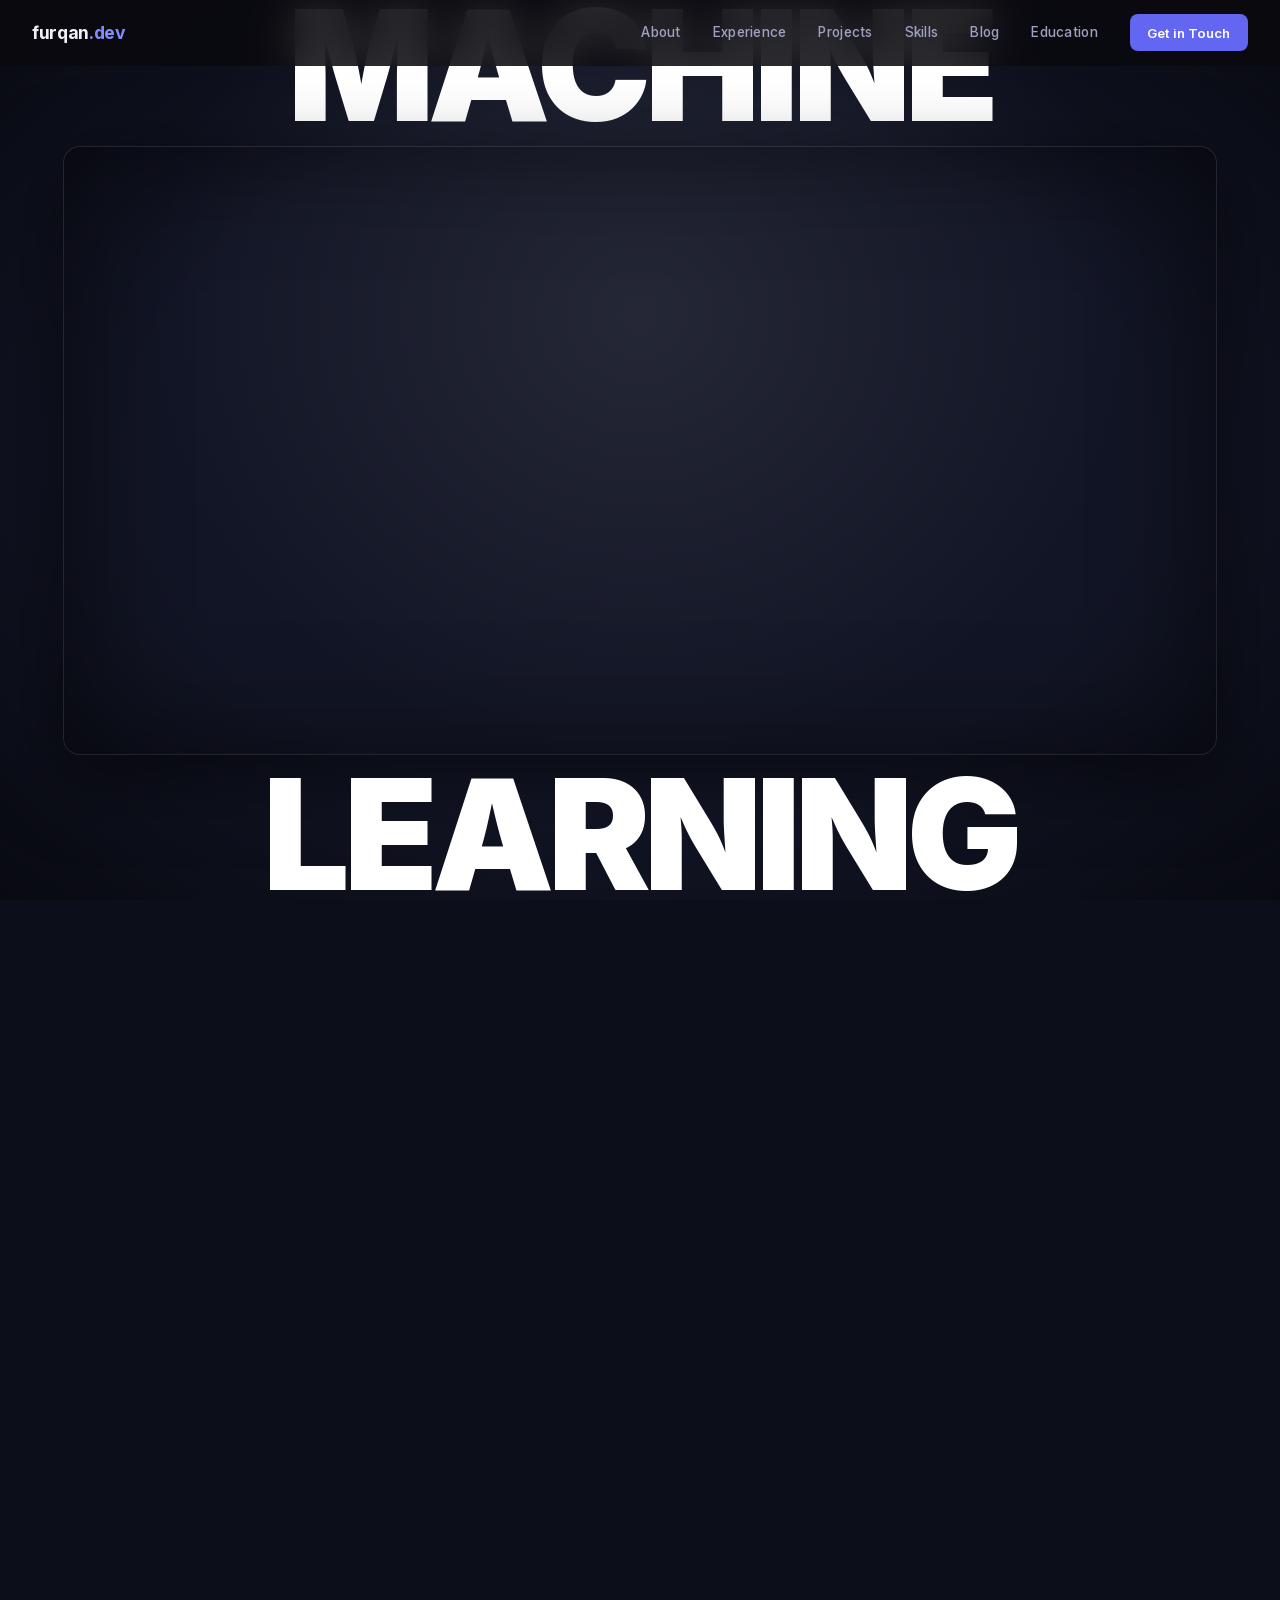
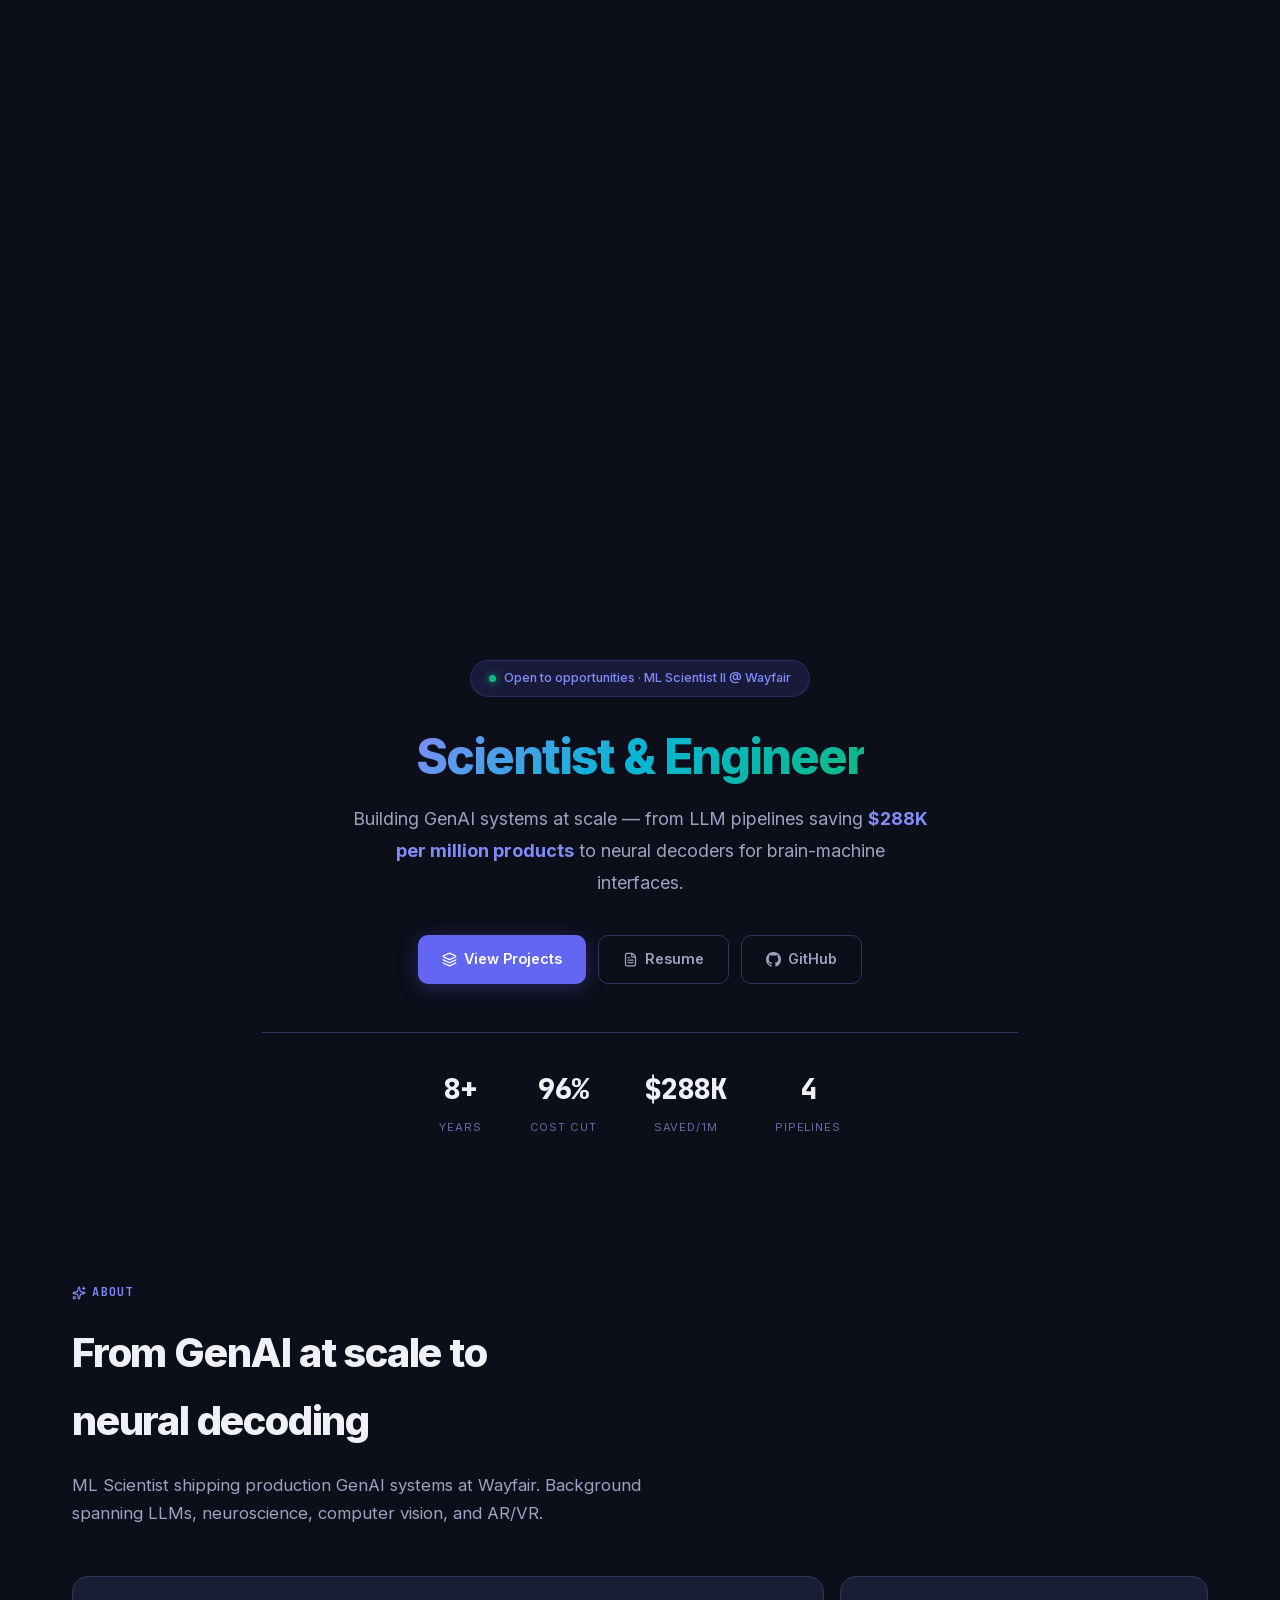
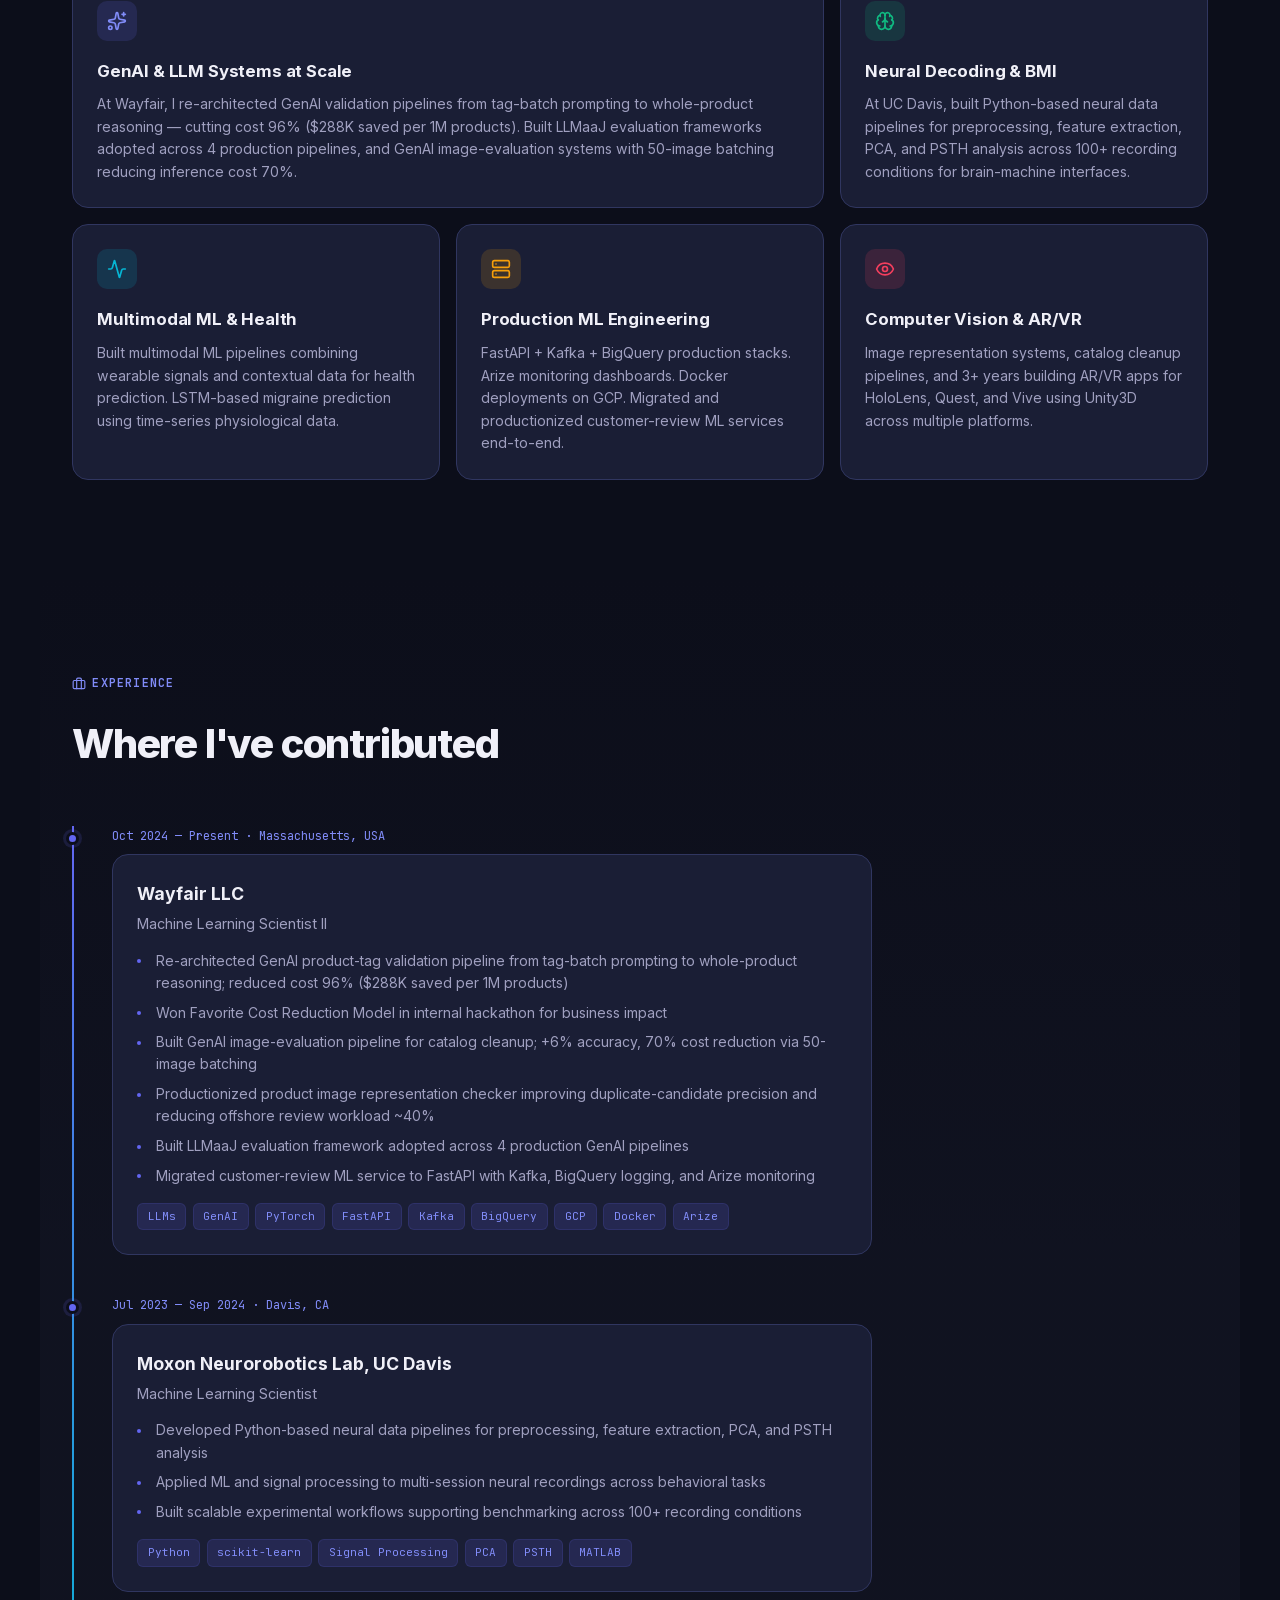
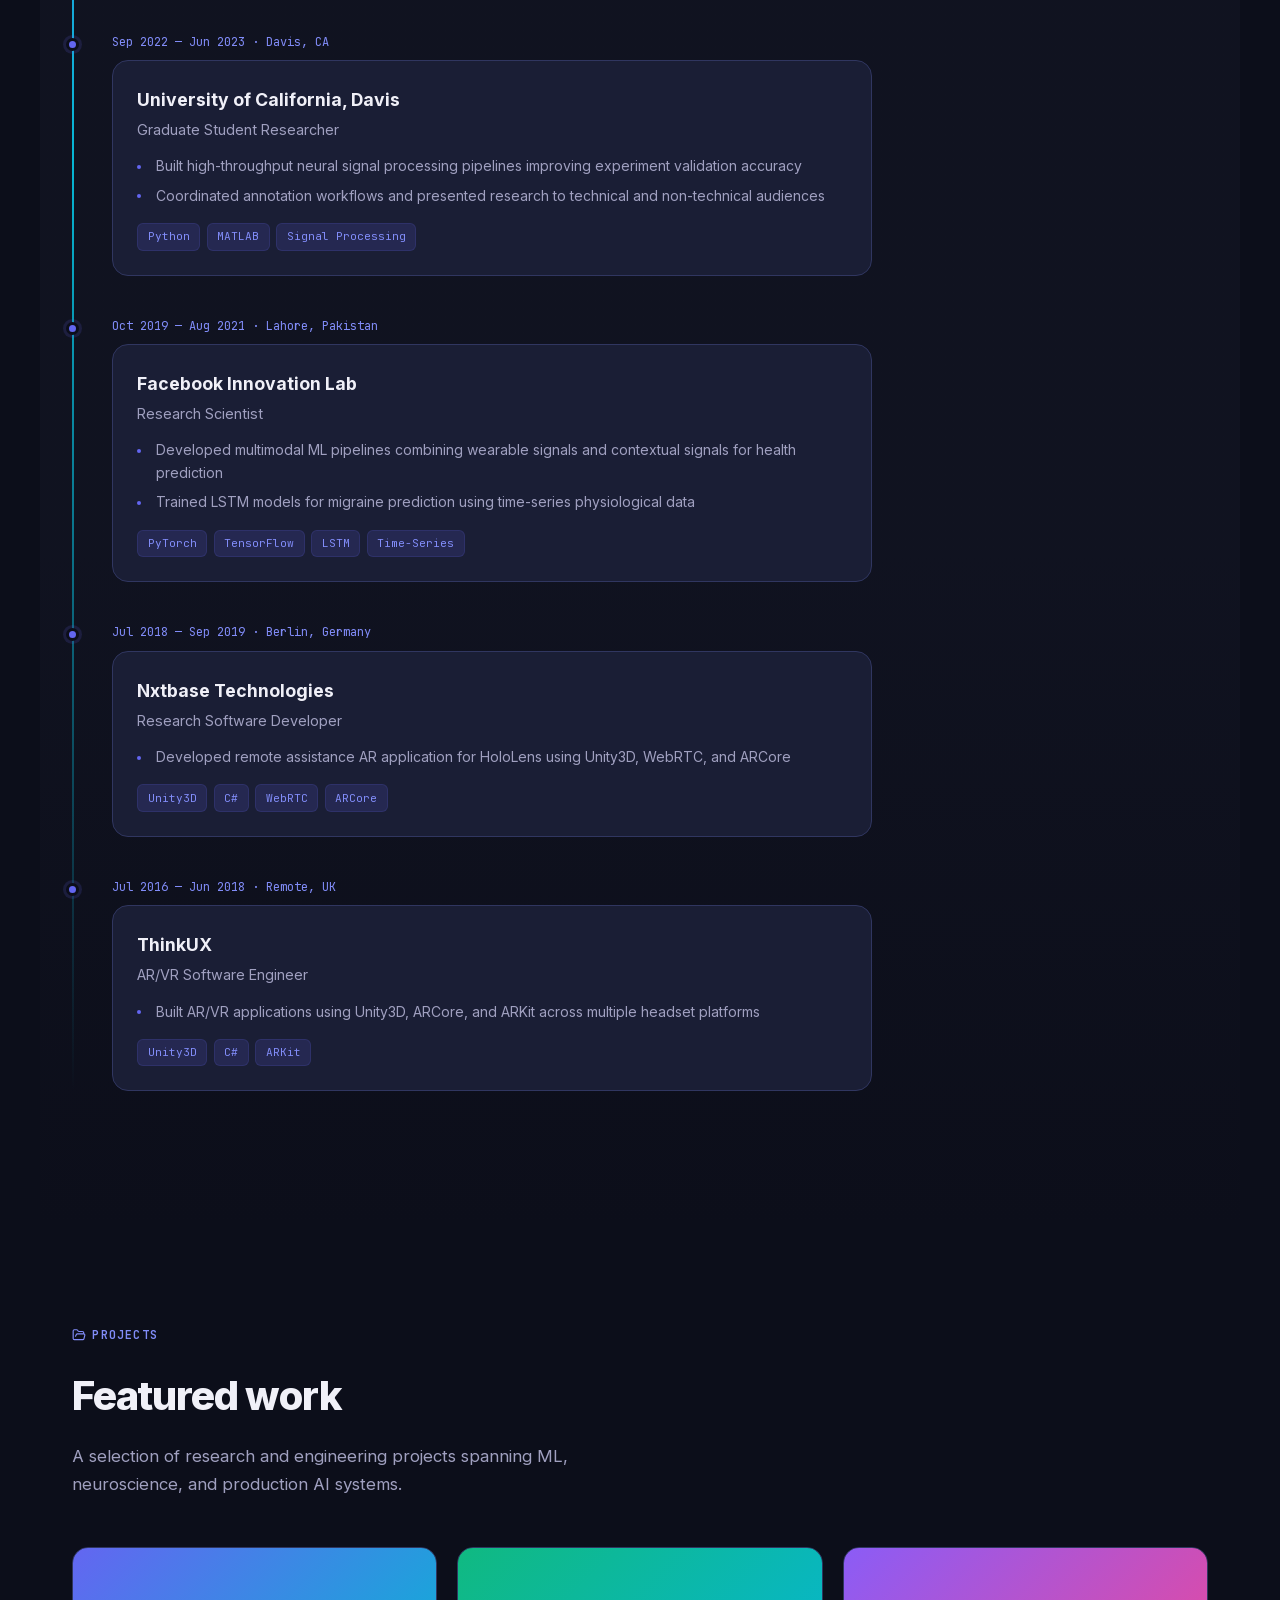
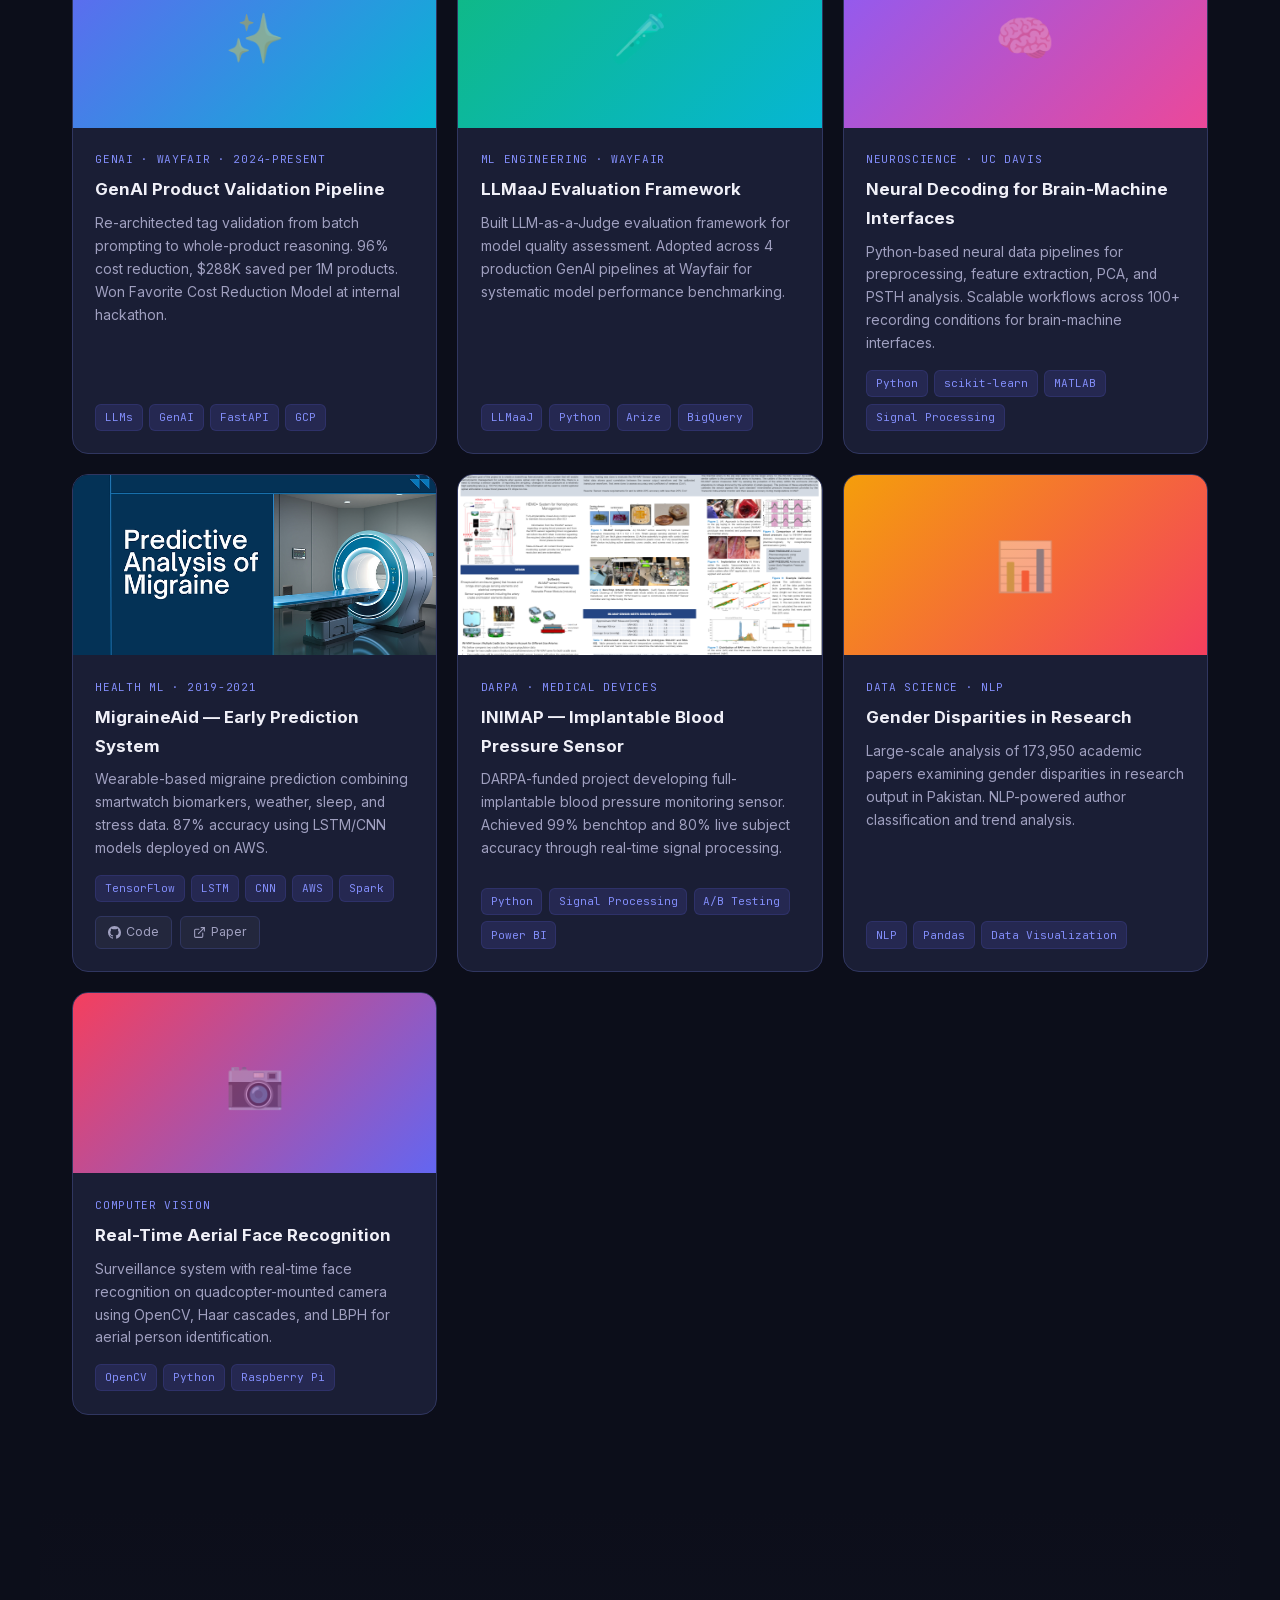
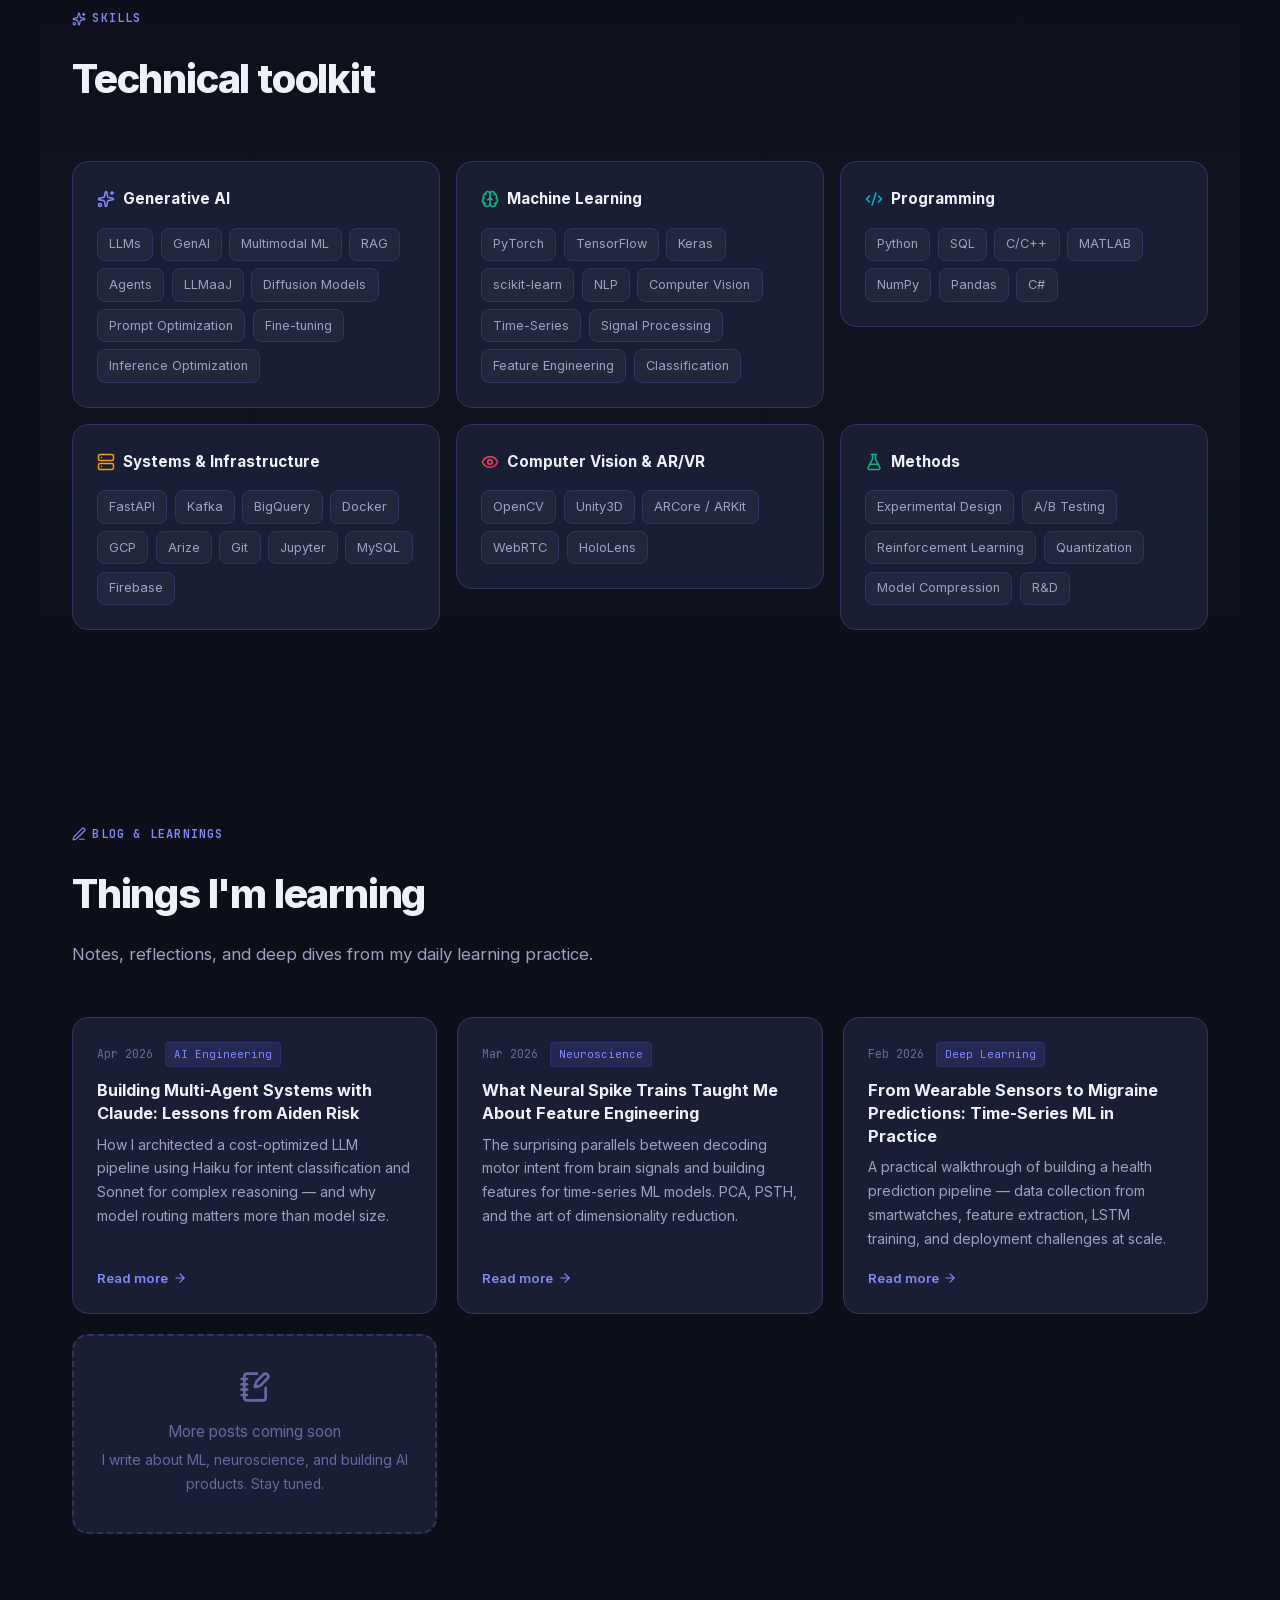
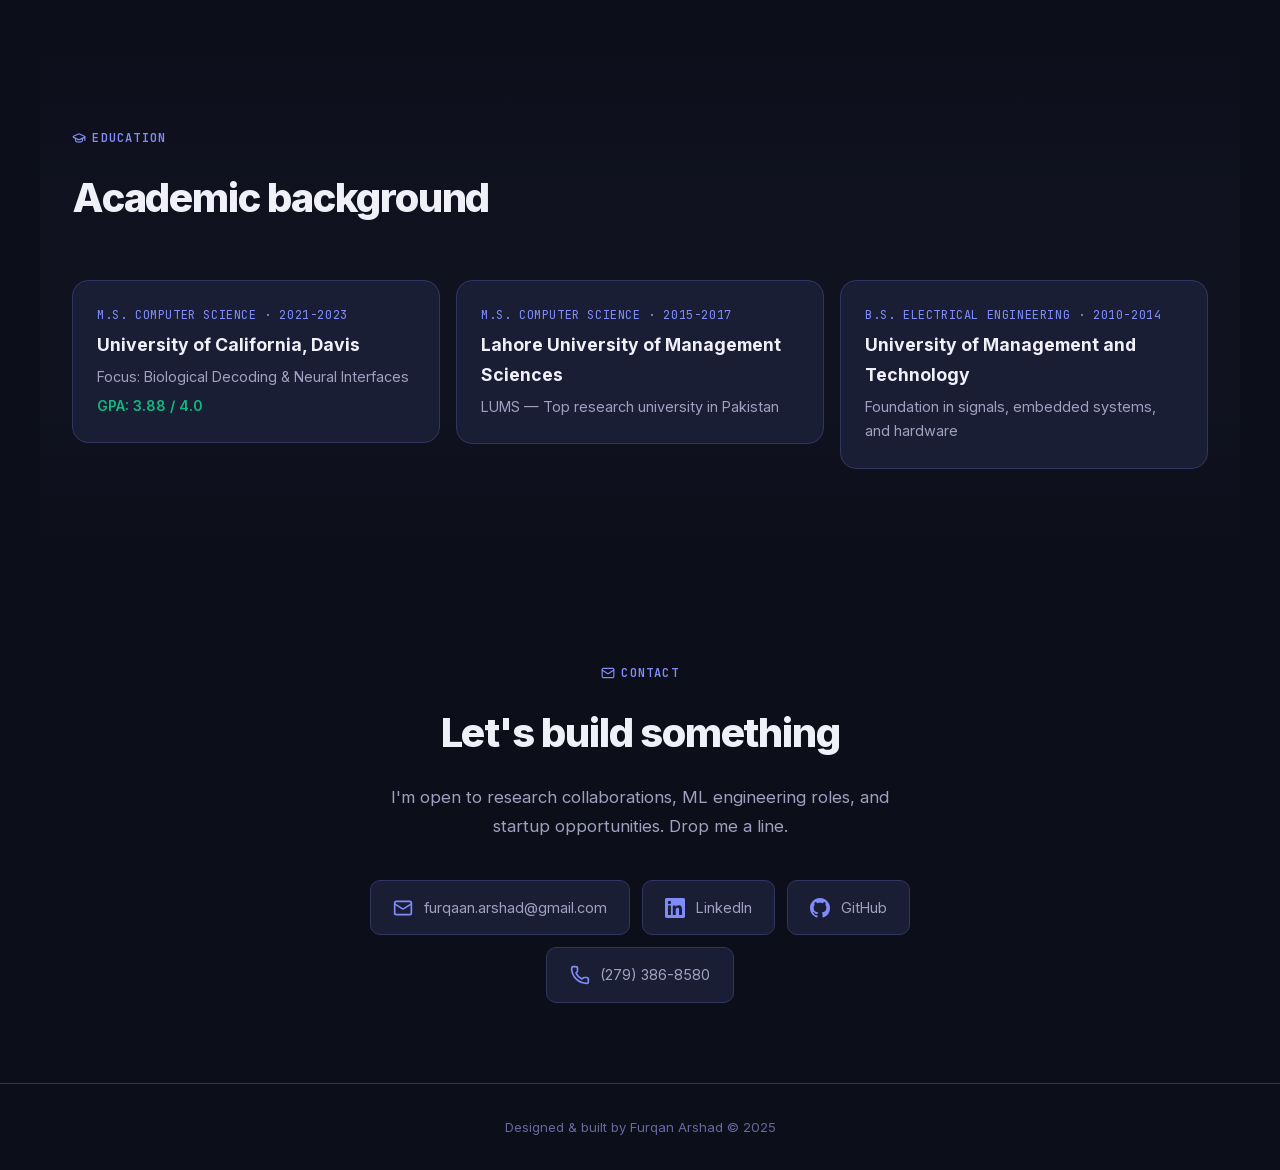
<file: index.html>
<!DOCTYPE html><html lang="en" class="inter_7b064e0d-module__MOT0tq__variable jetbrains_mono_9a2f2d6c-module__wsyXyG__variable instrument_serif_6d016d4a-module__iJPLiG__variable" style="font-family:var(--font-inter), -apple-system, sans-serif"><head><meta charSet="utf-8"/><meta name="viewport" content="width=device-width, initial-scale=1"/><link rel="preload" href="/_next/static/media/70bc3e132a0a741e-s.p.1409xf.ylxg8g.woff2" as="font" crossorigin="" type="font/woff2"/><link rel="preload" href="/_next/static/media/7ebf22b5a21034f8-s.p.10_7676vm7pyy.woff2" as="font" crossorigin="" type="font/woff2"/><link rel="preload" href="/_next/static/media/83afe278b6a6bb3c-s.p.0q-301v4kxxnr.woff2" as="font" crossorigin="" type="font/woff2"/><link rel="preload" href="/_next/static/media/e41d5df559864f9e-s.p.0gq7fw9.sy_5..woff2" as="font" crossorigin="" type="font/woff2"/><link rel="stylesheet" href="/_next/static/chunks/08bx0xrig1eo_.css" data-precedence="next"/><link rel="preload" as="script" fetchPriority="low" href="/_next/static/chunks/07l0m6n4-oc1v.js"/><script src="/_next/static/chunks/0dx8l37msrp.y.js" async=""></script><script src="/_next/static/chunks/10~x95jhs6ns3.js" async=""></script><script src="/_next/static/chunks/turbopack-0qzqy8~g62jgx.js" async=""></script><script src="/_next/static/chunks/0fsi8lw5utejl.js" async=""></script><script src="/_next/static/chunks/0d3tkj33oycf2.js" async=""></script><script src="/_next/static/chunks/0u8ulb0li.191.js" async=""></script><script src="/_next/static/chunks/0cawynp5siir-.js" async=""></script><meta name="next-size-adjust" content=""/><title>Furqan Arshad | ML Scientist &amp; AI Engineer</title><meta name="description" content="ML Scientist II at Wayfair building GenAI systems at scale — from LLM pipelines saving $288K per million products to neural decoders for brain-machine interfaces."/><meta name="author" content="Furqan Arshad"/><meta name="robots" content="index, follow"/><meta property="og:title" content="Furqan Arshad | ML Scientist &amp; AI Engineer"/><meta property="og:description" content="Machine Learning Scientist specializing in neural decoding, brain-machine interfaces, and AI systems."/><meta property="og:url" content="https://furqan1pk.github.io/"/><meta property="og:site_name" content="Furqan Arshad"/><meta property="og:locale" content="en_US"/><meta property="og:type" content="website"/><meta name="twitter:card" content="summary_large_image"/><meta name="twitter:title" content="Furqan Arshad | ML Scientist &amp; AI Engineer"/><meta name="twitter:description" content="Machine Learning Scientist specializing in neural decoding, brain-machine interfaces, and AI systems."/><link rel="icon" href="/favicon.ico?favicon.0x3dzn~oxb6tn.ico" sizes="256x256" type="image/x-icon"/><script src="/_next/static/chunks/03~yq9q893hmn.js" noModule=""></script></head><body><div hidden=""><!--$--><!--/$--></div><nav style="position:fixed;top:0;left:0;right:0;z-index:1000;padding:0.9rem 2rem;display:flex;align-items:center;justify-content:space-between;backdrop-filter:blur(20px);-webkit-backdrop-filter:blur(20px);background:rgba(10, 10, 15, 0.85);border-bottom:1px solid transparent;transition:border-color 0.3s;opacity:0;transform:translateY(-80px)"><a href="#" style="font-weight:700;font-size:1.1rem;color:var(--text-primary);letter-spacing:-0.02em">furqan<span style="color:var(--accent-light)">.dev</span></a><div style="display:flex;gap:2rem;align-items:center" class="hidden-mobile"><a href="/about" style="color:var(--text-secondary);font-size:0.85rem;font-weight:500;letter-spacing:0.02em;transition:color 0.2s">About</a><a href="/#experience" style="color:var(--text-secondary);font-size:0.85rem;font-weight:500;letter-spacing:0.02em;transition:color 0.2s">Experience</a><a href="/#projects" style="color:var(--text-secondary);font-size:0.85rem;font-weight:500;letter-spacing:0.02em;transition:color 0.2s">Projects</a><a href="/#skills" style="color:var(--text-secondary);font-size:0.85rem;font-weight:500;letter-spacing:0.02em;transition:color 0.2s">Skills</a><a href="/#blog" style="color:var(--text-secondary);font-size:0.85rem;font-weight:500;letter-spacing:0.02em;transition:color 0.2s">Blog</a><a href="/#education" style="color:var(--text-secondary);font-size:0.85rem;font-weight:500;letter-spacing:0.02em;transition:color 0.2s">Education</a><a href="/#contact" style="padding:0.45rem 1.1rem;background:var(--accent);color:#fff;border-radius:8px;font-size:0.82rem;font-weight:600;transition:background 0.2s, transform 0.2s">Get in Touch</a></div><button style="display:none;background:none;border:none;color:var(--text-primary);cursor:pointer;padding:0.5rem" class="show-mobile" aria-label="Toggle navigation"><svg xmlns="http://www.w3.org/2000/svg" width="24" height="24" viewBox="0 0 24 24" fill="none" stroke="currentColor" stroke-width="2" stroke-linecap="round" stroke-linejoin="round" class="lucide lucide-menu" aria-hidden="true"><path d="M4 5h16"></path><path d="M4 12h16"></path><path d="M4 19h16"></path></svg></button><style>
        @media (max-width: 768px) {
          .hidden-mobile { display: none !important; }
          .show-mobile { display: block !important; }
        }
        @media (min-width: 769px) {
          .show-mobile { display: none !important; }
        }
      </style></nav><main><section class="relative w-full overflow-clip text-white bg-[#0c0e1a]" style="height:420vh" aria-label="Cinematic scroll-scrubbed hero"><div class="sticky top-0 flex h-[100svh] w-full flex-col items-center justify-center overflow-hidden"><div aria-hidden="true" class="absolute inset-0 z-0" style="background-color:#1a1e35"></div><div aria-hidden="true" class="absolute inset-0 z-0 bg-black/30"></div><div aria-hidden="true" class="absolute inset-0 z-0" style="background:radial-gradient(ellipse at 50% 35%, rgba(255,255,255,0.08) 0%, rgba(0,0,0,0) 55%)"></div><div aria-hidden="true" class="absolute inset-0 z-0" style="background:radial-gradient(ellipse at center, transparent 55%, rgba(0,0,0,0.55) 100%)"></div><div class="relative z-10 flex h-full w-full flex-col items-center justify-center gap-3 md:gap-4"><h2 aria-hidden="true" class="font-black uppercase" style="font-size:clamp(3.75rem, 12vw, 11rem);line-height:0.85;letter-spacing:-0.04em">Machine</h2><div class="relative overflow-hidden rounded-[12px] shadow-[0_20px_80px_rgba(0,0,0,0.55)] ring-1 ring-white/10 will-change-transform md:rounded-[16px]" style="width:min(96vw, calc(72svh * 1.7777777777777777));height:min(72svh, 96vw / 1.7777777777777777);aspect-ratio:1.7777777777777777"><div aria-hidden="true" class="pointer-events-none absolute inset-0 z-20 shadow-[inset_0_0_120px_rgba(0,0,0,0.45)]"></div><canvas aria-hidden="true" class="absolute inset-0 h-full w-full object-cover"></canvas></div><h2 aria-hidden="true" class="font-black uppercase" style="font-size:clamp(3.75rem, 12vw, 11rem);line-height:0.85;letter-spacing:-0.04em">Learning</h2></div></div></section><div style="padding:5rem 2rem 3rem;max-width:820px;margin:0 auto;text-align:center;opacity:0;transform:translateY(40px)"><div style="display:inline-flex;align-items:center;gap:0.5rem;padding:0.4rem 1.1rem;background:var(--accent-glow);border:1px solid rgba(99,102,241,0.25);border-radius:50px;font-size:0.8rem;color:var(--accent-light);font-weight:500;margin-bottom:2rem"><span style="width:7px;height:7px;background:var(--green);border-radius:50%;display:inline-block;box-shadow:0 0 8px var(--green)"></span>Open to opportunities · ML Scientist II @ Wayfair</div><h1 style="font-size:clamp(2rem, 4vw, 3rem);font-weight:800;letter-spacing:-0.04em;line-height:1.15;margin-bottom:1.2rem"><span class="gradient-text">Scientist &amp; Engineer</span></h1><p style="font-size:clamp(0.95rem, 1.8vw, 1.12rem);color:var(--text-secondary);max-width:580px;margin:0 auto 2.2rem;line-height:1.8">Building GenAI systems at scale — from LLM pipelines saving<!-- --> <strong style="color:var(--accent-light)">$288K per million products</strong> <!-- -->to neural decoders for brain-machine interfaces.</p><div style="display:flex;gap:0.75rem;justify-content:center;flex-wrap:wrap;margin-bottom:3rem"><a href="#projects" tabindex="0" style="display:inline-flex;align-items:center;gap:0.45rem;padding:0.72rem 1.5rem;border-radius:10px;font-weight:600;font-size:0.9rem;cursor:pointer;border:none;background:var(--accent);color:#fff;box-shadow:0 4px 20px rgba(99,102,241,0.3)"><svg xmlns="http://www.w3.org/2000/svg" width="15" height="15" viewBox="0 0 24 24" fill="none" stroke="currentColor" stroke-width="2" stroke-linecap="round" stroke-linejoin="round" class="lucide lucide-layers" aria-hidden="true"><path d="M12.83 2.18a2 2 0 0 0-1.66 0L2.6 6.08a1 1 0 0 0 0 1.83l8.58 3.91a2 2 0 0 0 1.66 0l8.58-3.9a1 1 0 0 0 0-1.83z"></path><path d="M2 12a1 1 0 0 0 .58.91l8.6 3.91a2 2 0 0 0 1.65 0l8.58-3.9A1 1 0 0 0 22 12"></path><path d="M2 17a1 1 0 0 0 .58.91l8.6 3.91a2 2 0 0 0 1.65 0l8.58-3.9A1 1 0 0 0 22 17"></path></svg>View Projects</a><a href="/assets/resume/Furqan_Arshad_Resume.pdf" target="_blank" rel="noopener noreferrer" tabindex="0" style="display:inline-flex;align-items:center;gap:0.45rem;padding:0.72rem 1.5rem;border-radius:10px;font-weight:600;font-size:0.9rem;cursor:pointer;border:1px solid var(--border-color);background:transparent;color:var(--text-secondary);box-shadow:none"><svg xmlns="http://www.w3.org/2000/svg" width="15" height="15" viewBox="0 0 24 24" fill="none" stroke="currentColor" stroke-width="2" stroke-linecap="round" stroke-linejoin="round" class="lucide lucide-file-text" aria-hidden="true"><path d="M6 22a2 2 0 0 1-2-2V4a2 2 0 0 1 2-2h8a2.4 2.4 0 0 1 1.704.706l3.588 3.588A2.4 2.4 0 0 1 20 8v12a2 2 0 0 1-2 2z"></path><path d="M14 2v5a1 1 0 0 0 1 1h5"></path><path d="M10 9H8"></path><path d="M16 13H8"></path><path d="M16 17H8"></path></svg>Resume</a><a href="https://github.com/furqan1pk/" target="_blank" rel="noopener noreferrer" tabindex="0" style="display:inline-flex;align-items:center;gap:0.45rem;padding:0.72rem 1.5rem;border-radius:10px;font-weight:600;font-size:0.9rem;cursor:pointer;border:1px solid var(--border-color);background:transparent;color:var(--text-secondary);box-shadow:none"><svg width="15" height="15" viewBox="0 0 24 24" fill="currentColor"><path d="M12 0C5.37 0 0 5.37 0 12c0 5.31 3.435 9.795 8.205 11.385.6.105.825-.255.825-.57 0-.285-.015-1.23-.015-2.235-3.015.555-3.795-.735-4.035-1.41-.135-.345-.72-1.41-1.23-1.695-.42-.225-1.02-.78-.015-.795.945-.015 1.62.87 1.845 1.23 1.08 1.815 2.805 1.305 3.495.99.105-.78.42-1.305.765-1.605-2.67-.3-5.46-1.335-5.46-5.925 0-1.305.465-2.385 1.23-3.225-.12-.3-.54-1.53.12-3.18 0 0 1.005-.315 3.3 1.23.96-.27 1.98-.405 3-.405s2.04.135 3 .405c2.295-1.56 3.3-1.23 3.3-1.23.66 1.65.24 2.88.12 3.18.765.84 1.23 1.905 1.23 3.225 0 4.605-2.805 5.625-5.475 5.925.435.375.81 1.095.81 2.22 0 1.605-.015 2.895-.015 3.3 0 .315.225.69.825.57A12.02 12.02 0 0 0 24 12c0-6.63-5.37-12-12-12z"></path></svg>GitHub</a></div><div style="display:flex;justify-content:center;gap:clamp(1.5rem, 5vw, 3rem);flex-wrap:wrap;padding-top:2rem;border-top:1px solid var(--border-color)"><div style="text-align:center;opacity:0;transform:translateY(20px)"><div style="font-size:clamp(1.4rem, 3vw, 1.8rem);font-weight:800;color:var(--text-primary);font-family:var(--font-mono);letter-spacing:-0.02em">8+</div><div style="font-size:0.7rem;color:var(--text-muted);text-transform:uppercase;letter-spacing:0.08em;margin-top:0.2rem">Years</div></div><div style="text-align:center;opacity:0;transform:translateY(20px)"><div style="font-size:clamp(1.4rem, 3vw, 1.8rem);font-weight:800;color:var(--text-primary);font-family:var(--font-mono);letter-spacing:-0.02em">96%</div><div style="font-size:0.7rem;color:var(--text-muted);text-transform:uppercase;letter-spacing:0.08em;margin-top:0.2rem">Cost cut</div></div><div style="text-align:center;opacity:0;transform:translateY(20px)"><div style="font-size:clamp(1.4rem, 3vw, 1.8rem);font-weight:800;color:var(--text-primary);font-family:var(--font-mono);letter-spacing:-0.02em">$288K</div><div style="font-size:0.7rem;color:var(--text-muted);text-transform:uppercase;letter-spacing:0.08em;margin-top:0.2rem">Saved/1M</div></div><div style="text-align:center;opacity:0;transform:translateY(20px)"><div style="font-size:clamp(1.4rem, 3vw, 1.8rem);font-weight:800;color:var(--text-primary);font-family:var(--font-mono);letter-spacing:-0.02em">4</div><div style="font-size:0.7rem;color:var(--text-muted);text-transform:uppercase;letter-spacing:0.08em;margin-top:0.2rem">Pipelines</div></div></div></div><section id="about" style="padding:6rem 2rem;max-width:1200px;margin:0 auto"><div style="opacity:0;transform:translateY(30px)"><span style="display:inline-flex;align-items:center;gap:0.4rem;font-size:0.75rem;font-weight:600;text-transform:uppercase;letter-spacing:0.1em;color:var(--accent-light);margin-bottom:1rem;font-family:var(--font-mono)"><svg xmlns="http://www.w3.org/2000/svg" width="14" height="14" viewBox="0 0 24 24" fill="none" stroke="currentColor" stroke-width="2" stroke-linecap="round" stroke-linejoin="round" class="lucide lucide-sparkles" aria-hidden="true"><path d="M11.017 2.814a1 1 0 0 1 1.966 0l1.051 5.558a2 2 0 0 0 1.594 1.594l5.558 1.051a1 1 0 0 1 0 1.966l-5.558 1.051a2 2 0 0 0-1.594 1.594l-1.051 5.558a1 1 0 0 1-1.966 0l-1.051-5.558a2 2 0 0 0-1.594-1.594l-5.558-1.051a1 1 0 0 1 0-1.966l5.558-1.051a2 2 0 0 0 1.594-1.594z"></path><path d="M20 2v4"></path><path d="M22 4h-4"></path><circle cx="4" cy="20" r="2"></circle></svg> About</span><h2 style="font-size:clamp(1.8rem, 4vw, 2.5rem);font-weight:800;letter-spacing:-0.03em;margin-bottom:1rem">From GenAI at scale to<br/>neural decoding</h2><p style="color:var(--text-secondary);font-size:1.05rem;max-width:600px;margin-bottom:3rem">ML Scientist shipping production GenAI systems at Wayfair. Background spanning LLMs, neuroscience, computer vision, and AR/VR.</p></div><div class="bento-grid" style="display:grid;grid-template-columns:repeat(3, 1fr);gap:1rem"><div style="grid-column:span 2;background:var(--bg-card);border:1px solid var(--border-color);border-radius:16px;padding:1.5rem;cursor:default;opacity:0;transform:translateY(24px) scale(0.97)"><div style="height:100%"><div style="width:40px;height:40px;display:flex;align-items:center;justify-content:center;border-radius:10px;margin-bottom:1rem;background:var(--accent-glow);color:var(--accent-light)"><svg xmlns="http://www.w3.org/2000/svg" width="20" height="20" viewBox="0 0 24 24" fill="none" stroke="currentColor" stroke-width="2" stroke-linecap="round" stroke-linejoin="round" class="lucide lucide-sparkles" aria-hidden="true"><path d="M11.017 2.814a1 1 0 0 1 1.966 0l1.051 5.558a2 2 0 0 0 1.594 1.594l5.558 1.051a1 1 0 0 1 0 1.966l-5.558 1.051a2 2 0 0 0-1.594 1.594l-1.051 5.558a1 1 0 0 1-1.966 0l-1.051-5.558a2 2 0 0 0-1.594-1.594l-5.558-1.051a1 1 0 0 1 0-1.966l5.558-1.051a2 2 0 0 0 1.594-1.594z"></path><path d="M20 2v4"></path><path d="M22 4h-4"></path><circle cx="4" cy="20" r="2"></circle></svg></div><h3 style="font-size:1.05rem;font-weight:700;margin-bottom:0.5rem;letter-spacing:-0.01em">GenAI &amp; LLM Systems at Scale</h3><p style="color:var(--text-secondary);font-size:0.88rem;line-height:1.6">At Wayfair, I re-architected GenAI validation pipelines from tag-batch prompting to whole-product reasoning — cutting cost 96% ($288K saved per 1M products). Built LLMaaJ evaluation frameworks adopted across 4 production pipelines, and GenAI image-evaluation systems with 50-image batching reducing inference cost 70%.</p></div></div><div style="grid-column:span 1;background:var(--bg-card);border:1px solid var(--border-color);border-radius:16px;padding:1.5rem;cursor:default;opacity:0;transform:translateY(24px) scale(0.97)"><div style="height:100%"><div style="width:40px;height:40px;display:flex;align-items:center;justify-content:center;border-radius:10px;margin-bottom:1rem;background:var(--green-glow);color:var(--green)"><svg xmlns="http://www.w3.org/2000/svg" width="20" height="20" viewBox="0 0 24 24" fill="none" stroke="currentColor" stroke-width="2" stroke-linecap="round" stroke-linejoin="round" class="lucide lucide-brain" aria-hidden="true"><path d="M12 18V5"></path><path d="M15 13a4.17 4.17 0 0 1-3-4 4.17 4.17 0 0 1-3 4"></path><path d="M17.598 6.5A3 3 0 1 0 12 5a3 3 0 1 0-5.598 1.5"></path><path d="M17.997 5.125a4 4 0 0 1 2.526 5.77"></path><path d="M18 18a4 4 0 0 0 2-7.464"></path><path d="M19.967 17.483A4 4 0 1 1 12 18a4 4 0 1 1-7.967-.517"></path><path d="M6 18a4 4 0 0 1-2-7.464"></path><path d="M6.003 5.125a4 4 0 0 0-2.526 5.77"></path></svg></div><h3 style="font-size:1.05rem;font-weight:700;margin-bottom:0.5rem;letter-spacing:-0.01em">Neural Decoding &amp; BMI</h3><p style="color:var(--text-secondary);font-size:0.88rem;line-height:1.6">At UC Davis, built Python-based neural data pipelines for preprocessing, feature extraction, PCA, and PSTH analysis across 100+ recording conditions for brain-machine interfaces.</p></div></div><div style="grid-column:span 1;background:var(--bg-card);border:1px solid var(--border-color);border-radius:16px;padding:1.5rem;cursor:default;opacity:0;transform:translateY(24px) scale(0.97)"><div style="height:100%"><div style="width:40px;height:40px;display:flex;align-items:center;justify-content:center;border-radius:10px;margin-bottom:1rem;background:rgba(6,182,212,0.15);color:var(--cyan)"><svg xmlns="http://www.w3.org/2000/svg" width="20" height="20" viewBox="0 0 24 24" fill="none" stroke="currentColor" stroke-width="2" stroke-linecap="round" stroke-linejoin="round" class="lucide lucide-activity" aria-hidden="true"><path d="M22 12h-2.48a2 2 0 0 0-1.93 1.46l-2.35 8.36a.25.25 0 0 1-.48 0L9.24 2.18a.25.25 0 0 0-.48 0l-2.35 8.36A2 2 0 0 1 4.49 12H2"></path></svg></div><h3 style="font-size:1.05rem;font-weight:700;margin-bottom:0.5rem;letter-spacing:-0.01em">Multimodal ML &amp; Health</h3><p style="color:var(--text-secondary);font-size:0.88rem;line-height:1.6">Built multimodal ML pipelines combining wearable signals and contextual data for health prediction. LSTM-based migraine prediction using time-series physiological data.</p></div></div><div style="grid-column:span 1;background:var(--bg-card);border:1px solid var(--border-color);border-radius:16px;padding:1.5rem;cursor:default;opacity:0;transform:translateY(24px) scale(0.97)"><div style="height:100%"><div style="width:40px;height:40px;display:flex;align-items:center;justify-content:center;border-radius:10px;margin-bottom:1rem;background:rgba(245,158,11,0.15);color:var(--amber)"><svg xmlns="http://www.w3.org/2000/svg" width="20" height="20" viewBox="0 0 24 24" fill="none" stroke="currentColor" stroke-width="2" stroke-linecap="round" stroke-linejoin="round" class="lucide lucide-server" aria-hidden="true"><rect width="20" height="8" x="2" y="2" rx="2" ry="2"></rect><rect width="20" height="8" x="2" y="14" rx="2" ry="2"></rect><line x1="6" x2="6.01" y1="6" y2="6"></line><line x1="6" x2="6.01" y1="18" y2="18"></line></svg></div><h3 style="font-size:1.05rem;font-weight:700;margin-bottom:0.5rem;letter-spacing:-0.01em">Production ML Engineering</h3><p style="color:var(--text-secondary);font-size:0.88rem;line-height:1.6">FastAPI + Kafka + BigQuery production stacks. Arize monitoring dashboards. Docker deployments on GCP. Migrated and productionized customer-review ML services end-to-end.</p></div></div><div style="grid-column:span 1;background:var(--bg-card);border:1px solid var(--border-color);border-radius:16px;padding:1.5rem;cursor:default;opacity:0;transform:translateY(24px) scale(0.97)"><div style="height:100%"><div style="width:40px;height:40px;display:flex;align-items:center;justify-content:center;border-radius:10px;margin-bottom:1rem;background:rgba(244,63,94,0.15);color:var(--rose)"><svg xmlns="http://www.w3.org/2000/svg" width="20" height="20" viewBox="0 0 24 24" fill="none" stroke="currentColor" stroke-width="2" stroke-linecap="round" stroke-linejoin="round" class="lucide lucide-eye" aria-hidden="true"><path d="M2.062 12.348a1 1 0 0 1 0-.696 10.75 10.75 0 0 1 19.876 0 1 1 0 0 1 0 .696 10.75 10.75 0 0 1-19.876 0"></path><circle cx="12" cy="12" r="3"></circle></svg></div><h3 style="font-size:1.05rem;font-weight:700;margin-bottom:0.5rem;letter-spacing:-0.01em">Computer Vision &amp; AR/VR</h3><p style="color:var(--text-secondary);font-size:0.88rem;line-height:1.6">Image representation systems, catalog cleanup pipelines, and 3+ years building AR/VR apps for HoloLens, Quest, and Vive using Unity3D across multiple platforms.</p></div></div></div><style>
        @media (max-width: 768px) {
          .bento-grid { grid-template-columns: 1fr !important; }
          .bento-grid > div { grid-column: span 1 !important; }
        }
        @media (min-width: 769px) and (max-width: 1024px) {
          .bento-grid { grid-template-columns: repeat(2, 1fr) !important; }
          .bento-grid > div[style*="span 2"] { grid-column: span 2 !important; }
        }
      </style></section><section id="experience" style="padding:6rem 2rem;max-width:1200px;margin:0 auto;background:linear-gradient(180deg, transparent, rgba(20,23,38,0.5) 30%, rgba(20,23,38,0.5) 70%, transparent)"><div style="opacity:0;transform:translateY(30px)"><span style="display:inline-flex;align-items:center;gap:0.4rem;font-size:0.75rem;font-weight:600;text-transform:uppercase;letter-spacing:0.1em;color:var(--accent-light);margin-bottom:1rem;font-family:var(--font-mono)"><svg xmlns="http://www.w3.org/2000/svg" width="14" height="14" viewBox="0 0 24 24" fill="none" stroke="currentColor" stroke-width="2" stroke-linecap="round" stroke-linejoin="round" class="lucide lucide-briefcase" aria-hidden="true"><path d="M16 20V4a2 2 0 0 0-2-2h-4a2 2 0 0 0-2 2v16"></path><rect width="20" height="14" x="2" y="6" rx="2"></rect></svg> Experience</span><h2 style="font-size:clamp(1.8rem, 4vw, 2.5rem);font-weight:800;letter-spacing:-0.03em;margin-bottom:3rem">Where I&#x27;ve contributed</h2></div><div style="position:relative;max-width:800px"><div style="position:absolute;left:0;top:0;bottom:0;width:2px;background:linear-gradient(to bottom, var(--accent), var(--cyan), transparent)"></div><div style="position:relative;padding-left:2.5rem;margin-bottom:2.5rem;opacity:0;transform:translateX(-30px)"><div style="position:absolute;left:-6px;top:6px;width:13px;height:13px;background:var(--accent);border-radius:50%;border:3px solid var(--bg-primary);box-shadow:0 0 0 3px var(--accent-glow);transform:scale(0)"></div><div style="font-family:var(--font-mono);font-size:0.75rem;color:var(--accent-light);margin-bottom:0.5rem">Oct 2024 — Present · Massachusetts, USA</div><div style="background:var(--bg-card);border:1px solid var(--border-color);border-radius:16px;padding:1.5rem"><h3 style="font-size:1.1rem;font-weight:700;margin-bottom:0.2rem">Wayfair LLC</h3><div style="color:var(--text-secondary);font-size:0.9rem;margin-bottom:0.8rem">Machine Learning Scientist II</div><ul style="list-style:none"><li style="position:relative;padding-left:1.2rem;color:var(--text-secondary);font-size:0.875rem;margin-bottom:0.45rem;line-height:1.6"><span style="position:absolute;left:0;top:0.6rem;width:4px;height:4px;background:var(--accent);border-radius:50%;display:inline-block"></span>Re-architected GenAI product-tag validation pipeline from tag-batch prompting to whole-product reasoning; reduced cost 96% ($288K saved per 1M products)</li><li style="position:relative;padding-left:1.2rem;color:var(--text-secondary);font-size:0.875rem;margin-bottom:0.45rem;line-height:1.6"><span style="position:absolute;left:0;top:0.6rem;width:4px;height:4px;background:var(--accent);border-radius:50%;display:inline-block"></span>Won Favorite Cost Reduction Model in internal hackathon for business impact</li><li style="position:relative;padding-left:1.2rem;color:var(--text-secondary);font-size:0.875rem;margin-bottom:0.45rem;line-height:1.6"><span style="position:absolute;left:0;top:0.6rem;width:4px;height:4px;background:var(--accent);border-radius:50%;display:inline-block"></span>Built GenAI image-evaluation pipeline for catalog cleanup; +6% accuracy, 70% cost reduction via 50-image batching</li><li style="position:relative;padding-left:1.2rem;color:var(--text-secondary);font-size:0.875rem;margin-bottom:0.45rem;line-height:1.6"><span style="position:absolute;left:0;top:0.6rem;width:4px;height:4px;background:var(--accent);border-radius:50%;display:inline-block"></span>Productionized product image representation checker improving duplicate-candidate precision and reducing offshore review workload ~40%</li><li style="position:relative;padding-left:1.2rem;color:var(--text-secondary);font-size:0.875rem;margin-bottom:0.45rem;line-height:1.6"><span style="position:absolute;left:0;top:0.6rem;width:4px;height:4px;background:var(--accent);border-radius:50%;display:inline-block"></span>Built LLMaaJ evaluation framework adopted across 4 production GenAI pipelines</li><li style="position:relative;padding-left:1.2rem;color:var(--text-secondary);font-size:0.875rem;margin-bottom:0.45rem;line-height:1.6"><span style="position:absolute;left:0;top:0.6rem;width:4px;height:4px;background:var(--accent);border-radius:50%;display:inline-block"></span>Migrated customer-review ML service to FastAPI with Kafka, BigQuery logging, and Arize monitoring</li></ul><div style="display:flex;flex-wrap:wrap;gap:0.4rem;margin-top:1rem"><span style="padding:0.2rem 0.6rem;background:var(--accent-glow);border:1px solid rgba(99,102,241,0.15);border-radius:6px;font-size:0.7rem;color:var(--accent-light);font-family:var(--font-mono)">LLMs</span><span style="padding:0.2rem 0.6rem;background:var(--accent-glow);border:1px solid rgba(99,102,241,0.15);border-radius:6px;font-size:0.7rem;color:var(--accent-light);font-family:var(--font-mono)">GenAI</span><span style="padding:0.2rem 0.6rem;background:var(--accent-glow);border:1px solid rgba(99,102,241,0.15);border-radius:6px;font-size:0.7rem;color:var(--accent-light);font-family:var(--font-mono)">PyTorch</span><span style="padding:0.2rem 0.6rem;background:var(--accent-glow);border:1px solid rgba(99,102,241,0.15);border-radius:6px;font-size:0.7rem;color:var(--accent-light);font-family:var(--font-mono)">FastAPI</span><span style="padding:0.2rem 0.6rem;background:var(--accent-glow);border:1px solid rgba(99,102,241,0.15);border-radius:6px;font-size:0.7rem;color:var(--accent-light);font-family:var(--font-mono)">Kafka</span><span style="padding:0.2rem 0.6rem;background:var(--accent-glow);border:1px solid rgba(99,102,241,0.15);border-radius:6px;font-size:0.7rem;color:var(--accent-light);font-family:var(--font-mono)">BigQuery</span><span style="padding:0.2rem 0.6rem;background:var(--accent-glow);border:1px solid rgba(99,102,241,0.15);border-radius:6px;font-size:0.7rem;color:var(--accent-light);font-family:var(--font-mono)">GCP</span><span style="padding:0.2rem 0.6rem;background:var(--accent-glow);border:1px solid rgba(99,102,241,0.15);border-radius:6px;font-size:0.7rem;color:var(--accent-light);font-family:var(--font-mono)">Docker</span><span style="padding:0.2rem 0.6rem;background:var(--accent-glow);border:1px solid rgba(99,102,241,0.15);border-radius:6px;font-size:0.7rem;color:var(--accent-light);font-family:var(--font-mono)">Arize</span></div></div></div><div style="position:relative;padding-left:2.5rem;margin-bottom:2.5rem;opacity:0;transform:translateX(-30px)"><div style="position:absolute;left:-6px;top:6px;width:13px;height:13px;background:var(--accent);border-radius:50%;border:3px solid var(--bg-primary);box-shadow:0 0 0 3px var(--accent-glow);transform:scale(0)"></div><div style="font-family:var(--font-mono);font-size:0.75rem;color:var(--accent-light);margin-bottom:0.5rem">Jul 2023 — Sep 2024 · Davis, CA</div><div style="background:var(--bg-card);border:1px solid var(--border-color);border-radius:16px;padding:1.5rem"><h3 style="font-size:1.1rem;font-weight:700;margin-bottom:0.2rem">Moxon Neurorobotics Lab, UC Davis</h3><div style="color:var(--text-secondary);font-size:0.9rem;margin-bottom:0.8rem">Machine Learning Scientist</div><ul style="list-style:none"><li style="position:relative;padding-left:1.2rem;color:var(--text-secondary);font-size:0.875rem;margin-bottom:0.45rem;line-height:1.6"><span style="position:absolute;left:0;top:0.6rem;width:4px;height:4px;background:var(--accent);border-radius:50%;display:inline-block"></span>Developed Python-based neural data pipelines for preprocessing, feature extraction, PCA, and PSTH analysis</li><li style="position:relative;padding-left:1.2rem;color:var(--text-secondary);font-size:0.875rem;margin-bottom:0.45rem;line-height:1.6"><span style="position:absolute;left:0;top:0.6rem;width:4px;height:4px;background:var(--accent);border-radius:50%;display:inline-block"></span>Applied ML and signal processing to multi-session neural recordings across behavioral tasks</li><li style="position:relative;padding-left:1.2rem;color:var(--text-secondary);font-size:0.875rem;margin-bottom:0.45rem;line-height:1.6"><span style="position:absolute;left:0;top:0.6rem;width:4px;height:4px;background:var(--accent);border-radius:50%;display:inline-block"></span>Built scalable experimental workflows supporting benchmarking across 100+ recording conditions</li></ul><div style="display:flex;flex-wrap:wrap;gap:0.4rem;margin-top:1rem"><span style="padding:0.2rem 0.6rem;background:var(--accent-glow);border:1px solid rgba(99,102,241,0.15);border-radius:6px;font-size:0.7rem;color:var(--accent-light);font-family:var(--font-mono)">Python</span><span style="padding:0.2rem 0.6rem;background:var(--accent-glow);border:1px solid rgba(99,102,241,0.15);border-radius:6px;font-size:0.7rem;color:var(--accent-light);font-family:var(--font-mono)">scikit-learn</span><span style="padding:0.2rem 0.6rem;background:var(--accent-glow);border:1px solid rgba(99,102,241,0.15);border-radius:6px;font-size:0.7rem;color:var(--accent-light);font-family:var(--font-mono)">Signal Processing</span><span style="padding:0.2rem 0.6rem;background:var(--accent-glow);border:1px solid rgba(99,102,241,0.15);border-radius:6px;font-size:0.7rem;color:var(--accent-light);font-family:var(--font-mono)">PCA</span><span style="padding:0.2rem 0.6rem;background:var(--accent-glow);border:1px solid rgba(99,102,241,0.15);border-radius:6px;font-size:0.7rem;color:var(--accent-light);font-family:var(--font-mono)">PSTH</span><span style="padding:0.2rem 0.6rem;background:var(--accent-glow);border:1px solid rgba(99,102,241,0.15);border-radius:6px;font-size:0.7rem;color:var(--accent-light);font-family:var(--font-mono)">MATLAB</span></div></div></div><div style="position:relative;padding-left:2.5rem;margin-bottom:2.5rem;opacity:0;transform:translateX(-30px)"><div style="position:absolute;left:-6px;top:6px;width:13px;height:13px;background:var(--accent);border-radius:50%;border:3px solid var(--bg-primary);box-shadow:0 0 0 3px var(--accent-glow);transform:scale(0)"></div><div style="font-family:var(--font-mono);font-size:0.75rem;color:var(--accent-light);margin-bottom:0.5rem">Sep 2022 — Jun 2023 · Davis, CA</div><div style="background:var(--bg-card);border:1px solid var(--border-color);border-radius:16px;padding:1.5rem"><h3 style="font-size:1.1rem;font-weight:700;margin-bottom:0.2rem">University of California, Davis</h3><div style="color:var(--text-secondary);font-size:0.9rem;margin-bottom:0.8rem">Graduate Student Researcher</div><ul style="list-style:none"><li style="position:relative;padding-left:1.2rem;color:var(--text-secondary);font-size:0.875rem;margin-bottom:0.45rem;line-height:1.6"><span style="position:absolute;left:0;top:0.6rem;width:4px;height:4px;background:var(--accent);border-radius:50%;display:inline-block"></span>Built high-throughput neural signal processing pipelines improving experiment validation accuracy</li><li style="position:relative;padding-left:1.2rem;color:var(--text-secondary);font-size:0.875rem;margin-bottom:0.45rem;line-height:1.6"><span style="position:absolute;left:0;top:0.6rem;width:4px;height:4px;background:var(--accent);border-radius:50%;display:inline-block"></span>Coordinated annotation workflows and presented research to technical and non-technical audiences</li></ul><div style="display:flex;flex-wrap:wrap;gap:0.4rem;margin-top:1rem"><span style="padding:0.2rem 0.6rem;background:var(--accent-glow);border:1px solid rgba(99,102,241,0.15);border-radius:6px;font-size:0.7rem;color:var(--accent-light);font-family:var(--font-mono)">Python</span><span style="padding:0.2rem 0.6rem;background:var(--accent-glow);border:1px solid rgba(99,102,241,0.15);border-radius:6px;font-size:0.7rem;color:var(--accent-light);font-family:var(--font-mono)">MATLAB</span><span style="padding:0.2rem 0.6rem;background:var(--accent-glow);border:1px solid rgba(99,102,241,0.15);border-radius:6px;font-size:0.7rem;color:var(--accent-light);font-family:var(--font-mono)">Signal Processing</span></div></div></div><div style="position:relative;padding-left:2.5rem;margin-bottom:2.5rem;opacity:0;transform:translateX(-30px)"><div style="position:absolute;left:-6px;top:6px;width:13px;height:13px;background:var(--accent);border-radius:50%;border:3px solid var(--bg-primary);box-shadow:0 0 0 3px var(--accent-glow);transform:scale(0)"></div><div style="font-family:var(--font-mono);font-size:0.75rem;color:var(--accent-light);margin-bottom:0.5rem">Oct 2019 — Aug 2021 · Lahore, Pakistan</div><div style="background:var(--bg-card);border:1px solid var(--border-color);border-radius:16px;padding:1.5rem"><h3 style="font-size:1.1rem;font-weight:700;margin-bottom:0.2rem">Facebook Innovation Lab</h3><div style="color:var(--text-secondary);font-size:0.9rem;margin-bottom:0.8rem">Research Scientist</div><ul style="list-style:none"><li style="position:relative;padding-left:1.2rem;color:var(--text-secondary);font-size:0.875rem;margin-bottom:0.45rem;line-height:1.6"><span style="position:absolute;left:0;top:0.6rem;width:4px;height:4px;background:var(--accent);border-radius:50%;display:inline-block"></span>Developed multimodal ML pipelines combining wearable signals and contextual signals for health prediction</li><li style="position:relative;padding-left:1.2rem;color:var(--text-secondary);font-size:0.875rem;margin-bottom:0.45rem;line-height:1.6"><span style="position:absolute;left:0;top:0.6rem;width:4px;height:4px;background:var(--accent);border-radius:50%;display:inline-block"></span>Trained LSTM models for migraine prediction using time-series physiological data</li></ul><div style="display:flex;flex-wrap:wrap;gap:0.4rem;margin-top:1rem"><span style="padding:0.2rem 0.6rem;background:var(--accent-glow);border:1px solid rgba(99,102,241,0.15);border-radius:6px;font-size:0.7rem;color:var(--accent-light);font-family:var(--font-mono)">PyTorch</span><span style="padding:0.2rem 0.6rem;background:var(--accent-glow);border:1px solid rgba(99,102,241,0.15);border-radius:6px;font-size:0.7rem;color:var(--accent-light);font-family:var(--font-mono)">TensorFlow</span><span style="padding:0.2rem 0.6rem;background:var(--accent-glow);border:1px solid rgba(99,102,241,0.15);border-radius:6px;font-size:0.7rem;color:var(--accent-light);font-family:var(--font-mono)">LSTM</span><span style="padding:0.2rem 0.6rem;background:var(--accent-glow);border:1px solid rgba(99,102,241,0.15);border-radius:6px;font-size:0.7rem;color:var(--accent-light);font-family:var(--font-mono)">Time-Series</span></div></div></div><div style="position:relative;padding-left:2.5rem;margin-bottom:2.5rem;opacity:0;transform:translateX(-30px)"><div style="position:absolute;left:-6px;top:6px;width:13px;height:13px;background:var(--accent);border-radius:50%;border:3px solid var(--bg-primary);box-shadow:0 0 0 3px var(--accent-glow);transform:scale(0)"></div><div style="font-family:var(--font-mono);font-size:0.75rem;color:var(--accent-light);margin-bottom:0.5rem">Jul 2018 — Sep 2019 · Berlin, Germany</div><div style="background:var(--bg-card);border:1px solid var(--border-color);border-radius:16px;padding:1.5rem"><h3 style="font-size:1.1rem;font-weight:700;margin-bottom:0.2rem">Nxtbase Technologies</h3><div style="color:var(--text-secondary);font-size:0.9rem;margin-bottom:0.8rem">Research Software Developer</div><ul style="list-style:none"><li style="position:relative;padding-left:1.2rem;color:var(--text-secondary);font-size:0.875rem;margin-bottom:0.45rem;line-height:1.6"><span style="position:absolute;left:0;top:0.6rem;width:4px;height:4px;background:var(--accent);border-radius:50%;display:inline-block"></span>Developed remote assistance AR application for HoloLens using Unity3D, WebRTC, and ARCore</li></ul><div style="display:flex;flex-wrap:wrap;gap:0.4rem;margin-top:1rem"><span style="padding:0.2rem 0.6rem;background:var(--accent-glow);border:1px solid rgba(99,102,241,0.15);border-radius:6px;font-size:0.7rem;color:var(--accent-light);font-family:var(--font-mono)">Unity3D</span><span style="padding:0.2rem 0.6rem;background:var(--accent-glow);border:1px solid rgba(99,102,241,0.15);border-radius:6px;font-size:0.7rem;color:var(--accent-light);font-family:var(--font-mono)">C#</span><span style="padding:0.2rem 0.6rem;background:var(--accent-glow);border:1px solid rgba(99,102,241,0.15);border-radius:6px;font-size:0.7rem;color:var(--accent-light);font-family:var(--font-mono)">WebRTC</span><span style="padding:0.2rem 0.6rem;background:var(--accent-glow);border:1px solid rgba(99,102,241,0.15);border-radius:6px;font-size:0.7rem;color:var(--accent-light);font-family:var(--font-mono)">ARCore</span></div></div></div><div style="position:relative;padding-left:2.5rem;margin-bottom:2.5rem;opacity:0;transform:translateX(-30px)"><div style="position:absolute;left:-6px;top:6px;width:13px;height:13px;background:var(--accent);border-radius:50%;border:3px solid var(--bg-primary);box-shadow:0 0 0 3px var(--accent-glow);transform:scale(0)"></div><div style="font-family:var(--font-mono);font-size:0.75rem;color:var(--accent-light);margin-bottom:0.5rem">Jul 2016 — Jun 2018 · Remote, UK</div><div style="background:var(--bg-card);border:1px solid var(--border-color);border-radius:16px;padding:1.5rem"><h3 style="font-size:1.1rem;font-weight:700;margin-bottom:0.2rem">ThinkUX</h3><div style="color:var(--text-secondary);font-size:0.9rem;margin-bottom:0.8rem">AR/VR Software Engineer</div><ul style="list-style:none"><li style="position:relative;padding-left:1.2rem;color:var(--text-secondary);font-size:0.875rem;margin-bottom:0.45rem;line-height:1.6"><span style="position:absolute;left:0;top:0.6rem;width:4px;height:4px;background:var(--accent);border-radius:50%;display:inline-block"></span>Built AR/VR applications using Unity3D, ARCore, and ARKit across multiple headset platforms</li></ul><div style="display:flex;flex-wrap:wrap;gap:0.4rem;margin-top:1rem"><span style="padding:0.2rem 0.6rem;background:var(--accent-glow);border:1px solid rgba(99,102,241,0.15);border-radius:6px;font-size:0.7rem;color:var(--accent-light);font-family:var(--font-mono)">Unity3D</span><span style="padding:0.2rem 0.6rem;background:var(--accent-glow);border:1px solid rgba(99,102,241,0.15);border-radius:6px;font-size:0.7rem;color:var(--accent-light);font-family:var(--font-mono)">C#</span><span style="padding:0.2rem 0.6rem;background:var(--accent-glow);border:1px solid rgba(99,102,241,0.15);border-radius:6px;font-size:0.7rem;color:var(--accent-light);font-family:var(--font-mono)">ARKit</span></div></div></div></div></section><section id="projects" style="padding:6rem 2rem;max-width:1200px;margin:0 auto"><div style="opacity:0;transform:translateY(30px)"><span style="display:inline-flex;align-items:center;gap:0.4rem;font-size:0.75rem;font-weight:600;text-transform:uppercase;letter-spacing:0.1em;color:var(--accent-light);margin-bottom:1rem;font-family:var(--font-mono)"><svg xmlns="http://www.w3.org/2000/svg" width="14" height="14" viewBox="0 0 24 24" fill="none" stroke="currentColor" stroke-width="2" stroke-linecap="round" stroke-linejoin="round" class="lucide lucide-folder-open" aria-hidden="true"><path d="m6 14 1.5-2.9A2 2 0 0 1 9.24 10H20a2 2 0 0 1 1.94 2.5l-1.54 6a2 2 0 0 1-1.95 1.5H4a2 2 0 0 1-2-2V5a2 2 0 0 1 2-2h3.9a2 2 0 0 1 1.69.9l.81 1.2a2 2 0 0 0 1.67.9H18a2 2 0 0 1 2 2v2"></path></svg> Projects</span><h2 style="font-size:clamp(1.8rem, 4vw, 2.5rem);font-weight:800;letter-spacing:-0.03em;margin-bottom:0.75rem">Featured work</h2><p style="color:var(--text-secondary);font-size:1.05rem;max-width:600px;margin-bottom:3rem">A selection of research and engineering projects spanning ML, neuroscience, and production AI systems.</p></div><div style="display:grid;grid-template-columns:repeat(auto-fill, minmax(330px, 1fr));gap:1.25rem"><div style="opacity:0;transform:translateY(24px) scale(0.97)"><div style="background:var(--bg-card);border:1px solid var(--border-color);border-radius:16px;overflow:hidden;display:flex;flex-direction:column;height:100%;cursor:default"><div style="height:180px;position:relative;overflow:hidden;background:linear-gradient(135deg, #6366f1 0%, #06b6d4 100%);display:flex;align-items:center;justify-content:center"><span style="font-size:3rem;opacity:0.4">✨</span></div><div style="padding:1.4rem;flex:1;display:flex;flex-direction:column"><div style="font-family:var(--font-mono);font-size:0.7rem;color:var(--accent-light);text-transform:uppercase;letter-spacing:0.06em;margin-bottom:0.4rem">GenAI · Wayfair · 2024-Present</div><h3 style="font-size:1.05rem;font-weight:700;margin-bottom:0.5rem">GenAI Product Validation Pipeline</h3><p style="color:var(--text-secondary);font-size:0.87rem;line-height:1.65;flex:1">Re-architected tag validation from batch prompting to whole-product reasoning. 96% cost reduction, $288K saved per 1M products. Won Favorite Cost Reduction Model at internal hackathon.</p><div style="display:flex;flex-wrap:wrap;gap:0.4rem;margin-top:0.9rem"><span style="padding:0.2rem 0.55rem;background:var(--accent-glow);border:1px solid rgba(99,102,241,0.15);border-radius:6px;font-size:0.7rem;color:var(--accent-light);font-family:var(--font-mono)">LLMs</span><span style="padding:0.2rem 0.55rem;background:var(--accent-glow);border:1px solid rgba(99,102,241,0.15);border-radius:6px;font-size:0.7rem;color:var(--accent-light);font-family:var(--font-mono)">GenAI</span><span style="padding:0.2rem 0.55rem;background:var(--accent-glow);border:1px solid rgba(99,102,241,0.15);border-radius:6px;font-size:0.7rem;color:var(--accent-light);font-family:var(--font-mono)">FastAPI</span><span style="padding:0.2rem 0.55rem;background:var(--accent-glow);border:1px solid rgba(99,102,241,0.15);border-radius:6px;font-size:0.7rem;color:var(--accent-light);font-family:var(--font-mono)">GCP</span></div></div></div></div><div style="opacity:0;transform:translateY(24px) scale(0.97)"><div style="background:var(--bg-card);border:1px solid var(--border-color);border-radius:16px;overflow:hidden;display:flex;flex-direction:column;height:100%;cursor:default"><div style="height:180px;position:relative;overflow:hidden;background:linear-gradient(135deg, #10b981 0%, #06b6d4 100%);display:flex;align-items:center;justify-content:center"><span style="font-size:3rem;opacity:0.4">🧪</span></div><div style="padding:1.4rem;flex:1;display:flex;flex-direction:column"><div style="font-family:var(--font-mono);font-size:0.7rem;color:var(--accent-light);text-transform:uppercase;letter-spacing:0.06em;margin-bottom:0.4rem">ML Engineering · Wayfair</div><h3 style="font-size:1.05rem;font-weight:700;margin-bottom:0.5rem">LLMaaJ Evaluation Framework</h3><p style="color:var(--text-secondary);font-size:0.87rem;line-height:1.65;flex:1">Built LLM-as-a-Judge evaluation framework for model quality assessment. Adopted across 4 production GenAI pipelines at Wayfair for systematic model performance benchmarking.</p><div style="display:flex;flex-wrap:wrap;gap:0.4rem;margin-top:0.9rem"><span style="padding:0.2rem 0.55rem;background:var(--accent-glow);border:1px solid rgba(99,102,241,0.15);border-radius:6px;font-size:0.7rem;color:var(--accent-light);font-family:var(--font-mono)">LLMaaJ</span><span style="padding:0.2rem 0.55rem;background:var(--accent-glow);border:1px solid rgba(99,102,241,0.15);border-radius:6px;font-size:0.7rem;color:var(--accent-light);font-family:var(--font-mono)">Python</span><span style="padding:0.2rem 0.55rem;background:var(--accent-glow);border:1px solid rgba(99,102,241,0.15);border-radius:6px;font-size:0.7rem;color:var(--accent-light);font-family:var(--font-mono)">Arize</span><span style="padding:0.2rem 0.55rem;background:var(--accent-glow);border:1px solid rgba(99,102,241,0.15);border-radius:6px;font-size:0.7rem;color:var(--accent-light);font-family:var(--font-mono)">BigQuery</span></div></div></div></div><div style="opacity:0;transform:translateY(24px) scale(0.97)"><div style="background:var(--bg-card);border:1px solid var(--border-color);border-radius:16px;overflow:hidden;display:flex;flex-direction:column;height:100%;cursor:default"><div style="height:180px;position:relative;overflow:hidden;background:linear-gradient(135deg, #8b5cf6 0%, #ec4899 100%);display:flex;align-items:center;justify-content:center"><span style="font-size:3rem;opacity:0.4">🧠</span></div><div style="padding:1.4rem;flex:1;display:flex;flex-direction:column"><div style="font-family:var(--font-mono);font-size:0.7rem;color:var(--accent-light);text-transform:uppercase;letter-spacing:0.06em;margin-bottom:0.4rem">Neuroscience · UC Davis</div><h3 style="font-size:1.05rem;font-weight:700;margin-bottom:0.5rem">Neural Decoding for Brain-Machine Interfaces</h3><p style="color:var(--text-secondary);font-size:0.87rem;line-height:1.65;flex:1">Python-based neural data pipelines for preprocessing, feature extraction, PCA, and PSTH analysis. Scalable workflows across 100+ recording conditions for brain-machine interfaces.</p><div style="display:flex;flex-wrap:wrap;gap:0.4rem;margin-top:0.9rem"><span style="padding:0.2rem 0.55rem;background:var(--accent-glow);border:1px solid rgba(99,102,241,0.15);border-radius:6px;font-size:0.7rem;color:var(--accent-light);font-family:var(--font-mono)">Python</span><span style="padding:0.2rem 0.55rem;background:var(--accent-glow);border:1px solid rgba(99,102,241,0.15);border-radius:6px;font-size:0.7rem;color:var(--accent-light);font-family:var(--font-mono)">scikit-learn</span><span style="padding:0.2rem 0.55rem;background:var(--accent-glow);border:1px solid rgba(99,102,241,0.15);border-radius:6px;font-size:0.7rem;color:var(--accent-light);font-family:var(--font-mono)">MATLAB</span><span style="padding:0.2rem 0.55rem;background:var(--accent-glow);border:1px solid rgba(99,102,241,0.15);border-radius:6px;font-size:0.7rem;color:var(--accent-light);font-family:var(--font-mono)">Signal Processing</span></div></div></div></div><div style="opacity:0;transform:translateY(24px) scale(0.97)"><div style="background:var(--bg-card);border:1px solid var(--border-color);border-radius:16px;overflow:hidden;display:flex;flex-direction:column;height:100%;cursor:default"><div style="height:180px;position:relative;overflow:hidden;background:var(--bg-secondary);display:flex;align-items:center;justify-content:center"><img alt="MigraineAid — Early Prediction System" loading="lazy" decoding="async" data-nimg="fill" style="position:absolute;height:100%;width:100%;left:0;top:0;right:0;bottom:0;object-fit:cover;color:transparent;transition:transform 0.5s" src="/assets/img/Furqan_projects/Migraine.webp"/></div><div style="padding:1.4rem;flex:1;display:flex;flex-direction:column"><div style="font-family:var(--font-mono);font-size:0.7rem;color:var(--accent-light);text-transform:uppercase;letter-spacing:0.06em;margin-bottom:0.4rem">Health ML · 2019-2021</div><h3 style="font-size:1.05rem;font-weight:700;margin-bottom:0.5rem">MigraineAid — Early Prediction System</h3><p style="color:var(--text-secondary);font-size:0.87rem;line-height:1.65;flex:1">Wearable-based migraine prediction combining smartwatch biomarkers, weather, sleep, and stress data. 87% accuracy using LSTM/CNN models deployed on AWS.</p><div style="display:flex;flex-wrap:wrap;gap:0.4rem;margin-top:0.9rem"><span style="padding:0.2rem 0.55rem;background:var(--accent-glow);border:1px solid rgba(99,102,241,0.15);border-radius:6px;font-size:0.7rem;color:var(--accent-light);font-family:var(--font-mono)">TensorFlow</span><span style="padding:0.2rem 0.55rem;background:var(--accent-glow);border:1px solid rgba(99,102,241,0.15);border-radius:6px;font-size:0.7rem;color:var(--accent-light);font-family:var(--font-mono)">LSTM</span><span style="padding:0.2rem 0.55rem;background:var(--accent-glow);border:1px solid rgba(99,102,241,0.15);border-radius:6px;font-size:0.7rem;color:var(--accent-light);font-family:var(--font-mono)">CNN</span><span style="padding:0.2rem 0.55rem;background:var(--accent-glow);border:1px solid rgba(99,102,241,0.15);border-radius:6px;font-size:0.7rem;color:var(--accent-light);font-family:var(--font-mono)">AWS</span><span style="padding:0.2rem 0.55rem;background:var(--accent-glow);border:1px solid rgba(99,102,241,0.15);border-radius:6px;font-size:0.7rem;color:var(--accent-light);font-family:var(--font-mono)">Spark</span></div><div style="display:flex;gap:0.5rem;margin-top:0.9rem"><a href="https://github.com/furqan1pk/MigrainePrediction" target="_blank" rel="noopener noreferrer" style="display:inline-flex;align-items:center;gap:0.3rem;padding:0.3rem 0.75rem;background:rgba(255,255,255,0.04);border:1px solid var(--border-color);border-radius:6px;font-size:0.77rem;color:var(--text-secondary);transition:border-color 0.2s, color 0.2s"><svg width="13" height="13" viewBox="0 0 24 24" fill="currentColor"><path d="M12 0C5.37 0 0 5.37 0 12c0 5.31 3.435 9.795 8.205 11.385.6.105.825-.255.825-.57 0-.285-.015-1.23-.015-2.235-3.015.555-3.795-.735-4.035-1.41-.135-.345-.72-1.41-1.23-1.695-.42-.225-1.02-.78-.015-.795.945-.015 1.62.87 1.845 1.23 1.08 1.815 2.805 1.305 3.495.99.105-.78.42-1.305.765-1.605-2.67-.3-5.46-1.335-5.46-5.925 0-1.305.465-2.385 1.23-3.225-.12-.3-.54-1.53.12-3.18 0 0 1.005-.315 3.3 1.23.96-.27 1.98-.405 3-.405s2.04.135 3 .405c2.295-1.56 3.3-1.23 3.3-1.23.66 1.65.24 2.88.12 3.18.765.84 1.23 1.905 1.23 3.225 0 4.605-2.805 5.625-5.475 5.925.435.375.81 1.095.81 2.22 0 1.605-.015 2.895-.015 3.3 0 .315.225.69.825.57A12.02 12.02 0 0 0 24 12c0-6.63-5.37-12-12-12z"></path></svg> <!-- -->Code</a><a href="https://drive.google.com/file/d/11-zYOJeMWRIOArxo0_N6zneF7Wg1DmHt/view?usp=sharing" target="_blank" rel="noopener noreferrer" style="display:inline-flex;align-items:center;gap:0.3rem;padding:0.3rem 0.75rem;background:rgba(255,255,255,0.04);border:1px solid var(--border-color);border-radius:6px;font-size:0.77rem;color:var(--text-secondary);transition:border-color 0.2s, color 0.2s"><svg xmlns="http://www.w3.org/2000/svg" width="13" height="13" viewBox="0 0 24 24" fill="none" stroke="currentColor" stroke-width="2" stroke-linecap="round" stroke-linejoin="round" class="lucide lucide-external-link" aria-hidden="true"><path d="M15 3h6v6"></path><path d="M10 14 21 3"></path><path d="M18 13v6a2 2 0 0 1-2 2H5a2 2 0 0 1-2-2V8a2 2 0 0 1 2-2h6"></path></svg> <!-- -->Paper</a></div></div></div></div><div style="opacity:0;transform:translateY(24px) scale(0.97)"><div style="background:var(--bg-card);border:1px solid var(--border-color);border-radius:16px;overflow:hidden;display:flex;flex-direction:column;height:100%;cursor:default"><div style="height:180px;position:relative;overflow:hidden;background:var(--bg-secondary);display:flex;align-items:center;justify-content:center"><img alt="INIMAP — Implantable Blood Pressure Sensor" loading="lazy" decoding="async" data-nimg="fill" style="position:absolute;height:100%;width:100%;left:0;top:0;right:0;bottom:0;object-fit:cover;color:transparent;transition:transform 0.5s" src="/assets/img/Furqan_projects/inimap_poster.png"/></div><div style="padding:1.4rem;flex:1;display:flex;flex-direction:column"><div style="font-family:var(--font-mono);font-size:0.7rem;color:var(--accent-light);text-transform:uppercase;letter-spacing:0.06em;margin-bottom:0.4rem">DARPA · Medical Devices</div><h3 style="font-size:1.05rem;font-weight:700;margin-bottom:0.5rem">INIMAP — Implantable Blood Pressure Sensor</h3><p style="color:var(--text-secondary);font-size:0.87rem;line-height:1.65;flex:1">DARPA-funded project developing full-implantable blood pressure monitoring sensor. Achieved 99% benchtop and 80% live subject accuracy through real-time signal processing.</p><div style="display:flex;flex-wrap:wrap;gap:0.4rem;margin-top:0.9rem"><span style="padding:0.2rem 0.55rem;background:var(--accent-glow);border:1px solid rgba(99,102,241,0.15);border-radius:6px;font-size:0.7rem;color:var(--accent-light);font-family:var(--font-mono)">Python</span><span style="padding:0.2rem 0.55rem;background:var(--accent-glow);border:1px solid rgba(99,102,241,0.15);border-radius:6px;font-size:0.7rem;color:var(--accent-light);font-family:var(--font-mono)">Signal Processing</span><span style="padding:0.2rem 0.55rem;background:var(--accent-glow);border:1px solid rgba(99,102,241,0.15);border-radius:6px;font-size:0.7rem;color:var(--accent-light);font-family:var(--font-mono)">A/B Testing</span><span style="padding:0.2rem 0.55rem;background:var(--accent-glow);border:1px solid rgba(99,102,241,0.15);border-radius:6px;font-size:0.7rem;color:var(--accent-light);font-family:var(--font-mono)">Power BI</span></div></div></div></div><div style="opacity:0;transform:translateY(24px) scale(0.97)"><div style="background:var(--bg-card);border:1px solid var(--border-color);border-radius:16px;overflow:hidden;display:flex;flex-direction:column;height:100%;cursor:default"><div style="height:180px;position:relative;overflow:hidden;background:linear-gradient(135deg, #f59e0b 0%, #f43f5e 100%);display:flex;align-items:center;justify-content:center"><span style="font-size:3rem;opacity:0.4">📊</span></div><div style="padding:1.4rem;flex:1;display:flex;flex-direction:column"><div style="font-family:var(--font-mono);font-size:0.7rem;color:var(--accent-light);text-transform:uppercase;letter-spacing:0.06em;margin-bottom:0.4rem">Data Science · NLP</div><h3 style="font-size:1.05rem;font-weight:700;margin-bottom:0.5rem">Gender Disparities in Research</h3><p style="color:var(--text-secondary);font-size:0.87rem;line-height:1.65;flex:1">Large-scale analysis of 173,950 academic papers examining gender disparities in research output in Pakistan. NLP-powered author classification and trend analysis.</p><div style="display:flex;flex-wrap:wrap;gap:0.4rem;margin-top:0.9rem"><span style="padding:0.2rem 0.55rem;background:var(--accent-glow);border:1px solid rgba(99,102,241,0.15);border-radius:6px;font-size:0.7rem;color:var(--accent-light);font-family:var(--font-mono)">NLP</span><span style="padding:0.2rem 0.55rem;background:var(--accent-glow);border:1px solid rgba(99,102,241,0.15);border-radius:6px;font-size:0.7rem;color:var(--accent-light);font-family:var(--font-mono)">Pandas</span><span style="padding:0.2rem 0.55rem;background:var(--accent-glow);border:1px solid rgba(99,102,241,0.15);border-radius:6px;font-size:0.7rem;color:var(--accent-light);font-family:var(--font-mono)">Data Visualization</span></div></div></div></div><div style="opacity:0;transform:translateY(24px) scale(0.97)"><div style="background:var(--bg-card);border:1px solid var(--border-color);border-radius:16px;overflow:hidden;display:flex;flex-direction:column;height:100%;cursor:default"><div style="height:180px;position:relative;overflow:hidden;background:linear-gradient(135deg, #f43f5e 0%, #6366f1 100%);display:flex;align-items:center;justify-content:center"><span style="font-size:3rem;opacity:0.4">📷</span></div><div style="padding:1.4rem;flex:1;display:flex;flex-direction:column"><div style="font-family:var(--font-mono);font-size:0.7rem;color:var(--accent-light);text-transform:uppercase;letter-spacing:0.06em;margin-bottom:0.4rem">Computer Vision</div><h3 style="font-size:1.05rem;font-weight:700;margin-bottom:0.5rem">Real-Time Aerial Face Recognition</h3><p style="color:var(--text-secondary);font-size:0.87rem;line-height:1.65;flex:1">Surveillance system with real-time face recognition on quadcopter-mounted camera using OpenCV, Haar cascades, and LBPH for aerial person identification.</p><div style="display:flex;flex-wrap:wrap;gap:0.4rem;margin-top:0.9rem"><span style="padding:0.2rem 0.55rem;background:var(--accent-glow);border:1px solid rgba(99,102,241,0.15);border-radius:6px;font-size:0.7rem;color:var(--accent-light);font-family:var(--font-mono)">OpenCV</span><span style="padding:0.2rem 0.55rem;background:var(--accent-glow);border:1px solid rgba(99,102,241,0.15);border-radius:6px;font-size:0.7rem;color:var(--accent-light);font-family:var(--font-mono)">Python</span><span style="padding:0.2rem 0.55rem;background:var(--accent-glow);border:1px solid rgba(99,102,241,0.15);border-radius:6px;font-size:0.7rem;color:var(--accent-light);font-family:var(--font-mono)">Raspberry Pi</span></div></div></div></div></div></section><section id="skills" style="padding:6rem 2rem;max-width:1200px;margin:0 auto;background:linear-gradient(180deg, transparent, rgba(20,23,38,0.4) 30%, rgba(20,23,38,0.4) 70%, transparent)"><div style="opacity:0;transform:translateY(30px)"><span style="display:inline-flex;align-items:center;gap:0.4rem;font-size:0.75rem;font-weight:600;text-transform:uppercase;letter-spacing:0.1em;color:var(--accent-light);margin-bottom:1rem;font-family:var(--font-mono)"><svg xmlns="http://www.w3.org/2000/svg" width="14" height="14" viewBox="0 0 24 24" fill="none" stroke="currentColor" stroke-width="2" stroke-linecap="round" stroke-linejoin="round" class="lucide lucide-sparkles" aria-hidden="true"><path d="M11.017 2.814a1 1 0 0 1 1.966 0l1.051 5.558a2 2 0 0 0 1.594 1.594l5.558 1.051a1 1 0 0 1 0 1.966l-5.558 1.051a2 2 0 0 0-1.594 1.594l-1.051 5.558a1 1 0 0 1-1.966 0l-1.051-5.558a2 2 0 0 0-1.594-1.594l-5.558-1.051a1 1 0 0 1 0-1.966l5.558-1.051a2 2 0 0 0 1.594-1.594z"></path><path d="M20 2v4"></path><path d="M22 4h-4"></path><circle cx="4" cy="20" r="2"></circle></svg> Skills</span><h2 style="font-size:clamp(1.8rem, 4vw, 2.5rem);font-weight:800;letter-spacing:-0.03em;margin-bottom:3rem">Technical toolkit</h2></div><div style="display:grid;grid-template-columns:repeat(auto-fill, minmax(280px, 1fr));gap:1rem"><div style="opacity:0;transform:translateY(24px) scale(0.97)"><div style="background:var(--bg-card);border:1px solid var(--border-color);border-radius:16px;padding:1.5rem"><h3 style="font-size:0.95rem;font-weight:700;margin-bottom:1rem;display:flex;align-items:center;gap:0.5rem;color:var(--accent-light)"><svg xmlns="http://www.w3.org/2000/svg" width="18" height="18" viewBox="0 0 24 24" fill="none" stroke="currentColor" stroke-width="2" stroke-linecap="round" stroke-linejoin="round" class="lucide lucide-sparkles" aria-hidden="true"><path d="M11.017 2.814a1 1 0 0 1 1.966 0l1.051 5.558a2 2 0 0 0 1.594 1.594l5.558 1.051a1 1 0 0 1 0 1.966l-5.558 1.051a2 2 0 0 0-1.594 1.594l-1.051 5.558a1 1 0 0 1-1.966 0l-1.051-5.558a2 2 0 0 0-1.594-1.594l-5.558-1.051a1 1 0 0 1 0-1.966l5.558-1.051a2 2 0 0 0 1.594-1.594z"></path><path d="M20 2v4"></path><path d="M22 4h-4"></path><circle cx="4" cy="20" r="2"></circle></svg><span style="color:var(--text-primary)">Generative AI</span></h3><div style="display:flex;flex-wrap:wrap;gap:0.45rem"><span style="padding:0.3rem 0.7rem;background:rgba(255,255,255,0.04);border:1px solid var(--border-color);border-radius:8px;font-size:0.8rem;color:var(--text-secondary);cursor:default;transition:all 0.15s">LLMs</span><span style="padding:0.3rem 0.7rem;background:rgba(255,255,255,0.04);border:1px solid var(--border-color);border-radius:8px;font-size:0.8rem;color:var(--text-secondary);cursor:default;transition:all 0.15s">GenAI</span><span style="padding:0.3rem 0.7rem;background:rgba(255,255,255,0.04);border:1px solid var(--border-color);border-radius:8px;font-size:0.8rem;color:var(--text-secondary);cursor:default;transition:all 0.15s">Multimodal ML</span><span style="padding:0.3rem 0.7rem;background:rgba(255,255,255,0.04);border:1px solid var(--border-color);border-radius:8px;font-size:0.8rem;color:var(--text-secondary);cursor:default;transition:all 0.15s">RAG</span><span style="padding:0.3rem 0.7rem;background:rgba(255,255,255,0.04);border:1px solid var(--border-color);border-radius:8px;font-size:0.8rem;color:var(--text-secondary);cursor:default;transition:all 0.15s">Agents</span><span style="padding:0.3rem 0.7rem;background:rgba(255,255,255,0.04);border:1px solid var(--border-color);border-radius:8px;font-size:0.8rem;color:var(--text-secondary);cursor:default;transition:all 0.15s">LLMaaJ</span><span style="padding:0.3rem 0.7rem;background:rgba(255,255,255,0.04);border:1px solid var(--border-color);border-radius:8px;font-size:0.8rem;color:var(--text-secondary);cursor:default;transition:all 0.15s">Diffusion Models</span><span style="padding:0.3rem 0.7rem;background:rgba(255,255,255,0.04);border:1px solid var(--border-color);border-radius:8px;font-size:0.8rem;color:var(--text-secondary);cursor:default;transition:all 0.15s">Prompt Optimization</span><span style="padding:0.3rem 0.7rem;background:rgba(255,255,255,0.04);border:1px solid var(--border-color);border-radius:8px;font-size:0.8rem;color:var(--text-secondary);cursor:default;transition:all 0.15s">Fine-tuning</span><span style="padding:0.3rem 0.7rem;background:rgba(255,255,255,0.04);border:1px solid var(--border-color);border-radius:8px;font-size:0.8rem;color:var(--text-secondary);cursor:default;transition:all 0.15s">Inference Optimization</span></div></div></div><div style="opacity:0;transform:translateY(24px) scale(0.97)"><div style="background:var(--bg-card);border:1px solid var(--border-color);border-radius:16px;padding:1.5rem"><h3 style="font-size:0.95rem;font-weight:700;margin-bottom:1rem;display:flex;align-items:center;gap:0.5rem;color:var(--green)"><svg xmlns="http://www.w3.org/2000/svg" width="18" height="18" viewBox="0 0 24 24" fill="none" stroke="currentColor" stroke-width="2" stroke-linecap="round" stroke-linejoin="round" class="lucide lucide-brain" aria-hidden="true"><path d="M12 18V5"></path><path d="M15 13a4.17 4.17 0 0 1-3-4 4.17 4.17 0 0 1-3 4"></path><path d="M17.598 6.5A3 3 0 1 0 12 5a3 3 0 1 0-5.598 1.5"></path><path d="M17.997 5.125a4 4 0 0 1 2.526 5.77"></path><path d="M18 18a4 4 0 0 0 2-7.464"></path><path d="M19.967 17.483A4 4 0 1 1 12 18a4 4 0 1 1-7.967-.517"></path><path d="M6 18a4 4 0 0 1-2-7.464"></path><path d="M6.003 5.125a4 4 0 0 0-2.526 5.77"></path></svg><span style="color:var(--text-primary)">Machine Learning</span></h3><div style="display:flex;flex-wrap:wrap;gap:0.45rem"><span style="padding:0.3rem 0.7rem;background:rgba(255,255,255,0.04);border:1px solid var(--border-color);border-radius:8px;font-size:0.8rem;color:var(--text-secondary);cursor:default;transition:all 0.15s">PyTorch</span><span style="padding:0.3rem 0.7rem;background:rgba(255,255,255,0.04);border:1px solid var(--border-color);border-radius:8px;font-size:0.8rem;color:var(--text-secondary);cursor:default;transition:all 0.15s">TensorFlow</span><span style="padding:0.3rem 0.7rem;background:rgba(255,255,255,0.04);border:1px solid var(--border-color);border-radius:8px;font-size:0.8rem;color:var(--text-secondary);cursor:default;transition:all 0.15s">Keras</span><span style="padding:0.3rem 0.7rem;background:rgba(255,255,255,0.04);border:1px solid var(--border-color);border-radius:8px;font-size:0.8rem;color:var(--text-secondary);cursor:default;transition:all 0.15s">scikit-learn</span><span style="padding:0.3rem 0.7rem;background:rgba(255,255,255,0.04);border:1px solid var(--border-color);border-radius:8px;font-size:0.8rem;color:var(--text-secondary);cursor:default;transition:all 0.15s">NLP</span><span style="padding:0.3rem 0.7rem;background:rgba(255,255,255,0.04);border:1px solid var(--border-color);border-radius:8px;font-size:0.8rem;color:var(--text-secondary);cursor:default;transition:all 0.15s">Computer Vision</span><span style="padding:0.3rem 0.7rem;background:rgba(255,255,255,0.04);border:1px solid var(--border-color);border-radius:8px;font-size:0.8rem;color:var(--text-secondary);cursor:default;transition:all 0.15s">Time-Series</span><span style="padding:0.3rem 0.7rem;background:rgba(255,255,255,0.04);border:1px solid var(--border-color);border-radius:8px;font-size:0.8rem;color:var(--text-secondary);cursor:default;transition:all 0.15s">Signal Processing</span><span style="padding:0.3rem 0.7rem;background:rgba(255,255,255,0.04);border:1px solid var(--border-color);border-radius:8px;font-size:0.8rem;color:var(--text-secondary);cursor:default;transition:all 0.15s">Feature Engineering</span><span style="padding:0.3rem 0.7rem;background:rgba(255,255,255,0.04);border:1px solid var(--border-color);border-radius:8px;font-size:0.8rem;color:var(--text-secondary);cursor:default;transition:all 0.15s">Classification</span></div></div></div><div style="opacity:0;transform:translateY(24px) scale(0.97)"><div style="background:var(--bg-card);border:1px solid var(--border-color);border-radius:16px;padding:1.5rem"><h3 style="font-size:0.95rem;font-weight:700;margin-bottom:1rem;display:flex;align-items:center;gap:0.5rem;color:var(--cyan)"><svg xmlns="http://www.w3.org/2000/svg" width="18" height="18" viewBox="0 0 24 24" fill="none" stroke="currentColor" stroke-width="2" stroke-linecap="round" stroke-linejoin="round" class="lucide lucide-code-xml" aria-hidden="true"><path d="m18 16 4-4-4-4"></path><path d="m6 8-4 4 4 4"></path><path d="m14.5 4-5 16"></path></svg><span style="color:var(--text-primary)">Programming</span></h3><div style="display:flex;flex-wrap:wrap;gap:0.45rem"><span style="padding:0.3rem 0.7rem;background:rgba(255,255,255,0.04);border:1px solid var(--border-color);border-radius:8px;font-size:0.8rem;color:var(--text-secondary);cursor:default;transition:all 0.15s">Python</span><span style="padding:0.3rem 0.7rem;background:rgba(255,255,255,0.04);border:1px solid var(--border-color);border-radius:8px;font-size:0.8rem;color:var(--text-secondary);cursor:default;transition:all 0.15s">SQL</span><span style="padding:0.3rem 0.7rem;background:rgba(255,255,255,0.04);border:1px solid var(--border-color);border-radius:8px;font-size:0.8rem;color:var(--text-secondary);cursor:default;transition:all 0.15s">C/C++</span><span style="padding:0.3rem 0.7rem;background:rgba(255,255,255,0.04);border:1px solid var(--border-color);border-radius:8px;font-size:0.8rem;color:var(--text-secondary);cursor:default;transition:all 0.15s">MATLAB</span><span style="padding:0.3rem 0.7rem;background:rgba(255,255,255,0.04);border:1px solid var(--border-color);border-radius:8px;font-size:0.8rem;color:var(--text-secondary);cursor:default;transition:all 0.15s">NumPy</span><span style="padding:0.3rem 0.7rem;background:rgba(255,255,255,0.04);border:1px solid var(--border-color);border-radius:8px;font-size:0.8rem;color:var(--text-secondary);cursor:default;transition:all 0.15s">Pandas</span><span style="padding:0.3rem 0.7rem;background:rgba(255,255,255,0.04);border:1px solid var(--border-color);border-radius:8px;font-size:0.8rem;color:var(--text-secondary);cursor:default;transition:all 0.15s">C#</span></div></div></div><div style="opacity:0;transform:translateY(24px) scale(0.97)"><div style="background:var(--bg-card);border:1px solid var(--border-color);border-radius:16px;padding:1.5rem"><h3 style="font-size:0.95rem;font-weight:700;margin-bottom:1rem;display:flex;align-items:center;gap:0.5rem;color:var(--amber)"><svg xmlns="http://www.w3.org/2000/svg" width="18" height="18" viewBox="0 0 24 24" fill="none" stroke="currentColor" stroke-width="2" stroke-linecap="round" stroke-linejoin="round" class="lucide lucide-server" aria-hidden="true"><rect width="20" height="8" x="2" y="2" rx="2" ry="2"></rect><rect width="20" height="8" x="2" y="14" rx="2" ry="2"></rect><line x1="6" x2="6.01" y1="6" y2="6"></line><line x1="6" x2="6.01" y1="18" y2="18"></line></svg><span style="color:var(--text-primary)">Systems &amp; Infrastructure</span></h3><div style="display:flex;flex-wrap:wrap;gap:0.45rem"><span style="padding:0.3rem 0.7rem;background:rgba(255,255,255,0.04);border:1px solid var(--border-color);border-radius:8px;font-size:0.8rem;color:var(--text-secondary);cursor:default;transition:all 0.15s">FastAPI</span><span style="padding:0.3rem 0.7rem;background:rgba(255,255,255,0.04);border:1px solid var(--border-color);border-radius:8px;font-size:0.8rem;color:var(--text-secondary);cursor:default;transition:all 0.15s">Kafka</span><span style="padding:0.3rem 0.7rem;background:rgba(255,255,255,0.04);border:1px solid var(--border-color);border-radius:8px;font-size:0.8rem;color:var(--text-secondary);cursor:default;transition:all 0.15s">BigQuery</span><span style="padding:0.3rem 0.7rem;background:rgba(255,255,255,0.04);border:1px solid var(--border-color);border-radius:8px;font-size:0.8rem;color:var(--text-secondary);cursor:default;transition:all 0.15s">Docker</span><span style="padding:0.3rem 0.7rem;background:rgba(255,255,255,0.04);border:1px solid var(--border-color);border-radius:8px;font-size:0.8rem;color:var(--text-secondary);cursor:default;transition:all 0.15s">GCP</span><span style="padding:0.3rem 0.7rem;background:rgba(255,255,255,0.04);border:1px solid var(--border-color);border-radius:8px;font-size:0.8rem;color:var(--text-secondary);cursor:default;transition:all 0.15s">Arize</span><span style="padding:0.3rem 0.7rem;background:rgba(255,255,255,0.04);border:1px solid var(--border-color);border-radius:8px;font-size:0.8rem;color:var(--text-secondary);cursor:default;transition:all 0.15s">Git</span><span style="padding:0.3rem 0.7rem;background:rgba(255,255,255,0.04);border:1px solid var(--border-color);border-radius:8px;font-size:0.8rem;color:var(--text-secondary);cursor:default;transition:all 0.15s">Jupyter</span><span style="padding:0.3rem 0.7rem;background:rgba(255,255,255,0.04);border:1px solid var(--border-color);border-radius:8px;font-size:0.8rem;color:var(--text-secondary);cursor:default;transition:all 0.15s">MySQL</span><span style="padding:0.3rem 0.7rem;background:rgba(255,255,255,0.04);border:1px solid var(--border-color);border-radius:8px;font-size:0.8rem;color:var(--text-secondary);cursor:default;transition:all 0.15s">Firebase</span></div></div></div><div style="opacity:0;transform:translateY(24px) scale(0.97)"><div style="background:var(--bg-card);border:1px solid var(--border-color);border-radius:16px;padding:1.5rem"><h3 style="font-size:0.95rem;font-weight:700;margin-bottom:1rem;display:flex;align-items:center;gap:0.5rem;color:var(--rose)"><svg xmlns="http://www.w3.org/2000/svg" width="18" height="18" viewBox="0 0 24 24" fill="none" stroke="currentColor" stroke-width="2" stroke-linecap="round" stroke-linejoin="round" class="lucide lucide-eye" aria-hidden="true"><path d="M2.062 12.348a1 1 0 0 1 0-.696 10.75 10.75 0 0 1 19.876 0 1 1 0 0 1 0 .696 10.75 10.75 0 0 1-19.876 0"></path><circle cx="12" cy="12" r="3"></circle></svg><span style="color:var(--text-primary)">Computer Vision &amp; AR/VR</span></h3><div style="display:flex;flex-wrap:wrap;gap:0.45rem"><span style="padding:0.3rem 0.7rem;background:rgba(255,255,255,0.04);border:1px solid var(--border-color);border-radius:8px;font-size:0.8rem;color:var(--text-secondary);cursor:default;transition:all 0.15s">OpenCV</span><span style="padding:0.3rem 0.7rem;background:rgba(255,255,255,0.04);border:1px solid var(--border-color);border-radius:8px;font-size:0.8rem;color:var(--text-secondary);cursor:default;transition:all 0.15s">Unity3D</span><span style="padding:0.3rem 0.7rem;background:rgba(255,255,255,0.04);border:1px solid var(--border-color);border-radius:8px;font-size:0.8rem;color:var(--text-secondary);cursor:default;transition:all 0.15s">ARCore / ARKit</span><span style="padding:0.3rem 0.7rem;background:rgba(255,255,255,0.04);border:1px solid var(--border-color);border-radius:8px;font-size:0.8rem;color:var(--text-secondary);cursor:default;transition:all 0.15s">WebRTC</span><span style="padding:0.3rem 0.7rem;background:rgba(255,255,255,0.04);border:1px solid var(--border-color);border-radius:8px;font-size:0.8rem;color:var(--text-secondary);cursor:default;transition:all 0.15s">HoloLens</span></div></div></div><div style="opacity:0;transform:translateY(24px) scale(0.97)"><div style="background:var(--bg-card);border:1px solid var(--border-color);border-radius:16px;padding:1.5rem"><h3 style="font-size:0.95rem;font-weight:700;margin-bottom:1rem;display:flex;align-items:center;gap:0.5rem;color:var(--green)"><svg xmlns="http://www.w3.org/2000/svg" width="18" height="18" viewBox="0 0 24 24" fill="none" stroke="currentColor" stroke-width="2" stroke-linecap="round" stroke-linejoin="round" class="lucide lucide-flask-conical" aria-hidden="true"><path d="M14 2v6a2 2 0 0 0 .245.96l5.51 10.08A2 2 0 0 1 18 22H6a2 2 0 0 1-1.755-2.96l5.51-10.08A2 2 0 0 0 10 8V2"></path><path d="M6.453 15h11.094"></path><path d="M8.5 2h7"></path></svg><span style="color:var(--text-primary)">Methods</span></h3><div style="display:flex;flex-wrap:wrap;gap:0.45rem"><span style="padding:0.3rem 0.7rem;background:rgba(255,255,255,0.04);border:1px solid var(--border-color);border-radius:8px;font-size:0.8rem;color:var(--text-secondary);cursor:default;transition:all 0.15s">Experimental Design</span><span style="padding:0.3rem 0.7rem;background:rgba(255,255,255,0.04);border:1px solid var(--border-color);border-radius:8px;font-size:0.8rem;color:var(--text-secondary);cursor:default;transition:all 0.15s">A/B Testing</span><span style="padding:0.3rem 0.7rem;background:rgba(255,255,255,0.04);border:1px solid var(--border-color);border-radius:8px;font-size:0.8rem;color:var(--text-secondary);cursor:default;transition:all 0.15s">Reinforcement Learning</span><span style="padding:0.3rem 0.7rem;background:rgba(255,255,255,0.04);border:1px solid var(--border-color);border-radius:8px;font-size:0.8rem;color:var(--text-secondary);cursor:default;transition:all 0.15s">Quantization</span><span style="padding:0.3rem 0.7rem;background:rgba(255,255,255,0.04);border:1px solid var(--border-color);border-radius:8px;font-size:0.8rem;color:var(--text-secondary);cursor:default;transition:all 0.15s">Model Compression</span><span style="padding:0.3rem 0.7rem;background:rgba(255,255,255,0.04);border:1px solid var(--border-color);border-radius:8px;font-size:0.8rem;color:var(--text-secondary);cursor:default;transition:all 0.15s">R&amp;D</span></div></div></div></div></section><section id="blog" style="padding:6rem 2rem;max-width:1200px;margin:0 auto"><div style="opacity:0;transform:translateY(30px)"><span style="display:inline-flex;align-items:center;gap:0.4rem;font-size:0.75rem;font-weight:600;text-transform:uppercase;letter-spacing:0.1em;color:var(--accent-light);margin-bottom:1rem;font-family:var(--font-mono)"><svg xmlns="http://www.w3.org/2000/svg" width="14" height="14" viewBox="0 0 24 24" fill="none" stroke="currentColor" stroke-width="2" stroke-linecap="round" stroke-linejoin="round" class="lucide lucide-pen-line" aria-hidden="true"><path d="M13 21h8"></path><path d="M21.174 6.812a1 1 0 0 0-3.986-3.987L3.842 16.174a2 2 0 0 0-.5.83l-1.321 4.352a.5.5 0 0 0 .623.622l4.353-1.32a2 2 0 0 0 .83-.497z"></path></svg>Blog &amp; Learnings</span><h2 style="font-size:clamp(1.8rem, 4vw, 2.5rem);font-weight:800;letter-spacing:-0.03em;margin-bottom:0.75rem">Things I&#x27;m learning</h2><p style="color:var(--text-secondary);font-size:1.05rem;max-width:600px;margin-bottom:3rem">Notes, reflections, and deep dives from my daily learning practice.</p></div><div style="display:grid;grid-template-columns:repeat(auto-fill, minmax(320px, 1fr));gap:1.25rem"><div style="opacity:0;transform:translateY(24px) scale(0.97)"><div style="background:var(--bg-card);border:1px solid var(--border-color);border-radius:16px;padding:1.5rem;display:flex;flex-direction:column;height:100%;cursor:default"><div style="display:flex;align-items:center;gap:0.75rem;margin-bottom:0.75rem"><span style="font-family:var(--font-mono);font-size:0.72rem;color:var(--text-muted)">Apr 2026</span><span style="padding:0.15rem 0.5rem;background:var(--accent-glow);border:1px solid rgba(99,102,241,0.15);border-radius:4px;font-size:0.68rem;color:var(--accent-light);font-family:var(--font-mono)">AI Engineering</span></div><h3 style="font-size:1.02rem;font-weight:700;margin-bottom:0.5rem;line-height:1.4">Building Multi-Agent Systems with Claude: Lessons from Aiden Risk</h3><p style="color:var(--text-secondary);font-size:0.875rem;flex:1;line-height:1.7">How I architected a cost-optimized LLM pipeline using Haiku for intent classification and Sonnet for complex reasoning — and why model routing matters more than model size.</p><a href="#" style="display:inline-flex;align-items:center;gap:0.3rem;margin-top:1rem;font-size:0.82rem;font-weight:600;color:var(--accent-light);transition:gap 0.2s">Read more <svg xmlns="http://www.w3.org/2000/svg" width="14" height="14" viewBox="0 0 24 24" fill="none" stroke="currentColor" stroke-width="2" stroke-linecap="round" stroke-linejoin="round" class="lucide lucide-arrow-right" aria-hidden="true"><path d="M5 12h14"></path><path d="m12 5 7 7-7 7"></path></svg></a></div></div><div style="opacity:0;transform:translateY(24px) scale(0.97)"><div style="background:var(--bg-card);border:1px solid var(--border-color);border-radius:16px;padding:1.5rem;display:flex;flex-direction:column;height:100%;cursor:default"><div style="display:flex;align-items:center;gap:0.75rem;margin-bottom:0.75rem"><span style="font-family:var(--font-mono);font-size:0.72rem;color:var(--text-muted)">Mar 2026</span><span style="padding:0.15rem 0.5rem;background:var(--accent-glow);border:1px solid rgba(99,102,241,0.15);border-radius:4px;font-size:0.68rem;color:var(--accent-light);font-family:var(--font-mono)">Neuroscience</span></div><h3 style="font-size:1.02rem;font-weight:700;margin-bottom:0.5rem;line-height:1.4">What Neural Spike Trains Taught Me About Feature Engineering</h3><p style="color:var(--text-secondary);font-size:0.875rem;flex:1;line-height:1.7">The surprising parallels between decoding motor intent from brain signals and building features for time-series ML models. PCA, PSTH, and the art of dimensionality reduction.</p><a href="#" style="display:inline-flex;align-items:center;gap:0.3rem;margin-top:1rem;font-size:0.82rem;font-weight:600;color:var(--accent-light);transition:gap 0.2s">Read more <svg xmlns="http://www.w3.org/2000/svg" width="14" height="14" viewBox="0 0 24 24" fill="none" stroke="currentColor" stroke-width="2" stroke-linecap="round" stroke-linejoin="round" class="lucide lucide-arrow-right" aria-hidden="true"><path d="M5 12h14"></path><path d="m12 5 7 7-7 7"></path></svg></a></div></div><div style="opacity:0;transform:translateY(24px) scale(0.97)"><div style="background:var(--bg-card);border:1px solid var(--border-color);border-radius:16px;padding:1.5rem;display:flex;flex-direction:column;height:100%;cursor:default"><div style="display:flex;align-items:center;gap:0.75rem;margin-bottom:0.75rem"><span style="font-family:var(--font-mono);font-size:0.72rem;color:var(--text-muted)">Feb 2026</span><span style="padding:0.15rem 0.5rem;background:var(--accent-glow);border:1px solid rgba(99,102,241,0.15);border-radius:4px;font-size:0.68rem;color:var(--accent-light);font-family:var(--font-mono)">Deep Learning</span></div><h3 style="font-size:1.02rem;font-weight:700;margin-bottom:0.5rem;line-height:1.4">From Wearable Sensors to Migraine Predictions: Time-Series ML in Practice</h3><p style="color:var(--text-secondary);font-size:0.875rem;flex:1;line-height:1.7">A practical walkthrough of building a health prediction pipeline — data collection from smartwatches, feature extraction, LSTM training, and deployment challenges at scale.</p><a href="#" style="display:inline-flex;align-items:center;gap:0.3rem;margin-top:1rem;font-size:0.82rem;font-weight:600;color:var(--accent-light);transition:gap 0.2s">Read more <svg xmlns="http://www.w3.org/2000/svg" width="14" height="14" viewBox="0 0 24 24" fill="none" stroke="currentColor" stroke-width="2" stroke-linecap="round" stroke-linejoin="round" class="lucide lucide-arrow-right" aria-hidden="true"><path d="M5 12h14"></path><path d="m12 5 7 7-7 7"></path></svg></a></div></div><div style="opacity:0;transform:translateY(24px) scale(0.97)"><div style="background:var(--bg-card);border:2px dashed var(--border-color);border-radius:16px;padding:2rem 1.5rem;display:flex;flex-direction:column;align-items:center;justify-content:center;text-align:center;min-height:200px"><svg xmlns="http://www.w3.org/2000/svg" width="32" height="32" viewBox="0 0 24 24" fill="none" stroke="currentColor" stroke-width="2" stroke-linecap="round" stroke-linejoin="round" class="lucide lucide-notebook-pen" aria-hidden="true" style="color:var(--text-muted);margin-bottom:1rem"><path d="M13.4 2H6a2 2 0 0 0-2 2v16a2 2 0 0 0 2 2h12a2 2 0 0 0 2-2v-7.4"></path><path d="M2 6h4"></path><path d="M2 10h4"></path><path d="M2 14h4"></path><path d="M2 18h4"></path><path d="M21.378 5.626a1 1 0 1 0-3.004-3.004l-5.01 5.012a2 2 0 0 0-.506.854l-.837 2.87a.5.5 0 0 0 .62.62l2.87-.837a2 2 0 0 0 .854-.506z"></path></svg><h3 style="color:var(--text-muted);font-size:0.95rem;margin-bottom:0.25rem">More posts coming soon</h3><p style="color:var(--text-muted);font-size:0.87rem">I write about ML, neuroscience, and building AI products. Stay tuned.</p></div></div></div></section><section id="education" style="padding:6rem 2rem;max-width:1200px;margin:0 auto;background:linear-gradient(180deg, transparent, rgba(20,23,38,0.4) 30%, rgba(20,23,38,0.4) 70%, transparent)"><div style="opacity:0;transform:translateY(30px)"><span style="display:inline-flex;align-items:center;gap:0.4rem;font-size:0.75rem;font-weight:600;text-transform:uppercase;letter-spacing:0.1em;color:var(--accent-light);margin-bottom:1rem;font-family:var(--font-mono)"><svg xmlns="http://www.w3.org/2000/svg" width="14" height="14" viewBox="0 0 24 24" fill="none" stroke="currentColor" stroke-width="2" stroke-linecap="round" stroke-linejoin="round" class="lucide lucide-graduation-cap" aria-hidden="true"><path d="M21.42 10.922a1 1 0 0 0-.019-1.838L12.83 5.18a2 2 0 0 0-1.66 0L2.6 9.08a1 1 0 0 0 0 1.832l8.57 3.908a2 2 0 0 0 1.66 0z"></path><path d="M22 10v6"></path><path d="M6 12.5V16a6 3 0 0 0 12 0v-3.5"></path></svg> Education</span><h2 style="font-size:clamp(1.8rem, 4vw, 2.5rem);font-weight:800;letter-spacing:-0.03em;margin-bottom:3rem">Academic background</h2></div><div style="display:grid;grid-template-columns:repeat(auto-fill, minmax(320px, 1fr));gap:1rem"><div style="opacity:0;transform:translateY(24px) scale(0.97)"><div style="background:var(--bg-card);border:1px solid var(--border-color);border-radius:16px;padding:1.5rem"><div style="font-family:var(--font-mono);font-size:0.75rem;color:var(--accent-light);text-transform:uppercase;letter-spacing:0.05em;margin-bottom:0.3rem">M.S. Computer Science · 2021-2023</div><h3 style="font-size:1.1rem;font-weight:700;margin-bottom:0.3rem">University of California, Davis</h3><div style="color:var(--text-secondary);font-size:0.9rem;margin-bottom:0.3rem">Focus: Biological Decoding &amp; Neural Interfaces</div><div style="color:var(--green);font-size:0.88rem;font-weight:600">GPA: 3.88 / 4.0</div></div></div><div style="opacity:0;transform:translateY(24px) scale(0.97)"><div style="background:var(--bg-card);border:1px solid var(--border-color);border-radius:16px;padding:1.5rem"><div style="font-family:var(--font-mono);font-size:0.75rem;color:var(--accent-light);text-transform:uppercase;letter-spacing:0.05em;margin-bottom:0.3rem">M.S. Computer Science · 2015-2017</div><h3 style="font-size:1.1rem;font-weight:700;margin-bottom:0.3rem">Lahore University of Management Sciences</h3><div style="color:var(--text-secondary);font-size:0.9rem;margin-bottom:0">LUMS — Top research university in Pakistan</div></div></div><div style="opacity:0;transform:translateY(24px) scale(0.97)"><div style="background:var(--bg-card);border:1px solid var(--border-color);border-radius:16px;padding:1.5rem"><div style="font-family:var(--font-mono);font-size:0.75rem;color:var(--accent-light);text-transform:uppercase;letter-spacing:0.05em;margin-bottom:0.3rem">B.S. Electrical Engineering · 2010-2014</div><h3 style="font-size:1.1rem;font-weight:700;margin-bottom:0.3rem">University of Management and Technology</h3><div style="color:var(--text-secondary);font-size:0.9rem;margin-bottom:0">Foundation in signals, embedded systems, and hardware</div></div></div></div></section><section id="contact" style="padding:6rem 2rem 5rem;max-width:720px;margin:0 auto;text-align:center"><div style="opacity:0;transform:translateY(30px)"><span style="display:inline-flex;align-items:center;gap:0.4rem;font-size:0.75rem;font-weight:600;text-transform:uppercase;letter-spacing:0.1em;color:var(--accent-light);margin-bottom:1rem;font-family:var(--font-mono)"><svg xmlns="http://www.w3.org/2000/svg" width="14" height="14" viewBox="0 0 24 24" fill="none" stroke="currentColor" stroke-width="2" stroke-linecap="round" stroke-linejoin="round" class="lucide lucide-mail" aria-hidden="true"><path d="m22 7-8.991 5.727a2 2 0 0 1-2.009 0L2 7"></path><rect x="2" y="4" width="20" height="16" rx="2"></rect></svg> Contact</span><h2 style="font-size:clamp(1.8rem, 4vw, 2.5rem);font-weight:800;letter-spacing:-0.03em;margin-bottom:1rem">Let&#x27;s build something</h2><p style="color:var(--text-secondary);font-size:1.05rem;max-width:520px;margin:0 auto 2.5rem">I&#x27;m open to research collaborations, ML engineering roles, and startup opportunities. Drop me a line.</p><div style="display:flex;justify-content:center;gap:0.75rem;flex-wrap:wrap"><a href="mailto:furqaan.arshad@gmail.com" style="display:flex;align-items:center;gap:0.65rem;padding:0.9rem 1.4rem;background:var(--bg-card);border:1px solid var(--border-color);border-radius:10px;color:var(--text-secondary);transition:color 0.2s;font-size:0.9rem;opacity:0;transform:translateY(20px)"><span style="color:var(--accent-light)"><svg xmlns="http://www.w3.org/2000/svg" width="20" height="20" viewBox="0 0 24 24" fill="none" stroke="currentColor" stroke-width="2" stroke-linecap="round" stroke-linejoin="round" class="lucide lucide-mail" aria-hidden="true"><path d="m22 7-8.991 5.727a2 2 0 0 1-2.009 0L2 7"></path><rect x="2" y="4" width="20" height="16" rx="2"></rect></svg></span>furqaan.arshad@gmail.com</a><a href="https://www.linkedin.com/in/furqaanarshad/" target="_blank" rel="noopener noreferrer" style="display:flex;align-items:center;gap:0.65rem;padding:0.9rem 1.4rem;background:var(--bg-card);border:1px solid var(--border-color);border-radius:10px;color:var(--text-secondary);transition:color 0.2s;font-size:0.9rem;opacity:0;transform:translateY(20px)"><span style="color:var(--accent-light)"><svg width="20" height="20" viewBox="0 0 24 24" fill="currentColor"><path d="M20.447 20.452h-3.554v-5.569c0-1.328-.027-3.037-1.852-3.037-1.853 0-2.136 1.445-2.136 2.939v5.667H9.351V9h3.414v1.561h.046c.477-.9 1.637-1.85 3.37-1.85 3.601 0 4.267 2.37 4.267 5.455v6.286zM5.337 7.433a2.062 2.062 0 0 1-2.063-2.065 2.064 2.064 0 1 1 2.063 2.065zm1.782 13.019H3.555V9h3.564v11.452zM22.225 0H1.771C.792 0 0 .774 0 1.729v20.542C0 23.227.792 24 1.771 24h20.451C23.2 24 24 23.227 24 22.271V1.729C24 .774 23.2 0 22.222 0h.003z"></path></svg></span>LinkedIn</a><a href="https://github.com/furqan1pk/" target="_blank" rel="noopener noreferrer" style="display:flex;align-items:center;gap:0.65rem;padding:0.9rem 1.4rem;background:var(--bg-card);border:1px solid var(--border-color);border-radius:10px;color:var(--text-secondary);transition:color 0.2s;font-size:0.9rem;opacity:0;transform:translateY(20px)"><span style="color:var(--accent-light)"><svg width="20" height="20" viewBox="0 0 24 24" fill="currentColor"><path d="M12 0C5.37 0 0 5.37 0 12c0 5.31 3.435 9.795 8.205 11.385.6.105.825-.255.825-.57 0-.285-.015-1.23-.015-2.235-3.015.555-3.795-.735-4.035-1.41-.135-.345-.72-1.41-1.23-1.695-.42-.225-1.02-.78-.015-.795.945-.015 1.62.87 1.845 1.23 1.08 1.815 2.805 1.305 3.495.99.105-.78.42-1.305.765-1.605-2.67-.3-5.46-1.335-5.46-5.925 0-1.305.465-2.385 1.23-3.225-.12-.3-.54-1.53.12-3.18 0 0 1.005-.315 3.3 1.23.96-.27 1.98-.405 3-.405s2.04.135 3 .405c2.295-1.56 3.3-1.23 3.3-1.23.66 1.65.24 2.88.12 3.18.765.84 1.23 1.905 1.23 3.225 0 4.605-2.805 5.625-5.475 5.925.435.375.81 1.095.81 2.22 0 1.605-.015 2.895-.015 3.3 0 .315.225.69.825.57A12.02 12.02 0 0 0 24 12c0-6.63-5.37-12-12-12z"></path></svg></span>GitHub</a><a href="tel:+12793868580" style="display:flex;align-items:center;gap:0.65rem;padding:0.9rem 1.4rem;background:var(--bg-card);border:1px solid var(--border-color);border-radius:10px;color:var(--text-secondary);transition:color 0.2s;font-size:0.9rem;opacity:0;transform:translateY(20px)"><span style="color:var(--accent-light)"><svg xmlns="http://www.w3.org/2000/svg" width="20" height="20" viewBox="0 0 24 24" fill="none" stroke="currentColor" stroke-width="2" stroke-linecap="round" stroke-linejoin="round" class="lucide lucide-phone" aria-hidden="true"><path d="M13.832 16.568a1 1 0 0 0 1.213-.303l.355-.465A2 2 0 0 1 17 15h3a2 2 0 0 1 2 2v3a2 2 0 0 1-2 2A18 18 0 0 1 2 4a2 2 0 0 1 2-2h3a2 2 0 0 1 2 2v3a2 2 0 0 1-.8 1.6l-.468.351a1 1 0 0 0-.292 1.233 14 14 0 0 0 6.392 6.384"></path></svg></span>(279) 386-8580</a></div></div></section></main><footer style="text-align:center;padding:2rem;border-top:1px solid var(--border-color);color:var(--text-muted);font-size:0.82rem;opacity:0">Designed &amp; built by Furqan Arshad © 2025</footer><!--$--><!--/$--><script src="/_next/static/chunks/07l0m6n4-oc1v.js" id="_R_" async=""></script><script>(self.__next_f=self.__next_f||[]).push([0])</script><script>self.__next_f.push([1,"1:\"$Sreact.fragment\"\n2:I[39756,[\"/_next/static/chunks/0fsi8lw5utejl.js\",\"/_next/static/chunks/0d3tkj33oycf2.js\"],\"default\"]\n3:I[37457,[\"/_next/static/chunks/0fsi8lw5utejl.js\",\"/_next/static/chunks/0d3tkj33oycf2.js\"],\"default\"]\n4:I[45678,[\"/_next/static/chunks/0fsi8lw5utejl.js\",\"/_next/static/chunks/0d3tkj33oycf2.js\",\"/_next/static/chunks/0u8ulb0li.191.js\",\"/_next/static/chunks/0cawynp5siir-.js\"],\"default\"]\n5:I[7887,[\"/_next/static/chunks/0fsi8lw5utejl.js\",\"/_next/static/chunks/0d3tkj33oycf2.js\",\"/_next/static/chunks/0u8ulb0li.191.js\",\"/_next/static/chunks/0cawynp5siir-.js\"],\"default\"]\n6:I[55786,[\"/_next/static/chunks/0fsi8lw5utejl.js\",\"/_next/static/chunks/0d3tkj33oycf2.js\",\"/_next/static/chunks/0u8ulb0li.191.js\",\"/_next/static/chunks/0cawynp5siir-.js\"],\"default\"]\n7:I[15,[\"/_next/static/chunks/0fsi8lw5utejl.js\",\"/_next/static/chunks/0d3tkj33oycf2.js\",\"/_next/static/chunks/0u8ulb0li.191.js\",\"/_next/static/chunks/0cawynp5siir-.js\"],\"default\"]\n8:I[48005,[\"/_next/static/chunks/0fsi8lw5utejl.js\",\"/_next/static/chunks/0d3tkj33oycf2.js\",\"/_next/static/chunks/0u8ulb0li.191.js\",\"/_next/static/chunks/0cawynp5siir-.js\"],\"default\"]\n9:I[87114,[\"/_next/static/chunks/0fsi8lw5utejl.js\",\"/_next/static/chunks/0d3tkj33oycf2.js\",\"/_next/static/chunks/0u8ulb0li.191.js\",\"/_next/static/chunks/0cawynp5siir-.js\"],\"default\"]\na:I[40844,[\"/_next/static/chunks/0fsi8lw5utejl.js\",\"/_next/static/chunks/0d3tkj33oycf2.js\",\"/_next/static/chunks/0u8ulb0li.191.js\",\"/_next/static/chunks/0cawynp5siir-.js\"],\"default\"]\nb:I[95171,[\"/_next/static/chunks/0fsi8lw5utejl.js\",\"/_next/static/chunks/0d3tkj33oycf2.js\",\"/_next/static/chunks/0u8ulb0li.191.js\",\"/_next/static/chunks/0cawynp5siir-.js\"],\"default\"]\nc:I[75854,[\"/_next/static/chunks/0fsi8lw5utejl.js\",\"/_next/static/chunks/0d3tkj33oycf2.js\",\"/_next/static/chunks/0u8ulb0li.191.js\",\"/_next/static/chunks/0cawynp5siir-.js\"],\"default\"]\nd:I[13642,[\"/_next/static/chunks/0fsi8lw5utejl.js\",\"/_next/static/chunks/0d3tkj33oycf2.js\",\"/_next/static/chunks/0u8ulb0li.191.js\",\"/_next/static/chunks/0cawynp5siir-.js\"],\"default\"]\ne:I[97367,[\"/_next/static/chunks/0fsi8lw5utejl.js\",\"/_next/static/chunks/0d3tkj33oycf2.js\"],\"OutletBoundary\"]\nf:\"$Sreact.suspense\"\n11:I[97367,[\"/_next/static/chunks/0fsi8lw5utejl.js\",\"/_next/static/chunks/0d3tkj33oycf2.js\"],\"ViewportBoundary\"]\n13:I[97367,[\"/_next/static/chunks/0fsi8lw5utejl.js\",\"/_next/static/chunks/0d3tkj33oycf2.js\"],\"MetadataBoundary\"]\n15:I[68027,[\"/_next/static/chunks/0fsi8lw5utejl.js\",\"/_next/static/chunks/0d3tkj33oycf2.js\"],\"default\",1]\n:HL[\"/_next/static/chunks/08bx0xrig1eo_.css\",\"style\"]\n:HL[\"/_next/static/media/70bc3e132a0a741e-s.p.1409xf.ylxg8g.woff2\",\"font\",{\"crossOrigin\":\"\",\"type\":\"font/woff2\"}]\n:HL[\"/_next/static/media/7ebf22b5a21034f8-s.p.10_7676vm7pyy.woff2\",\"font\",{\"crossOrigin\":\"\",\"type\":\"font/woff2\"}]\n:HL[\"/_next/static/media/83afe278b6a6bb3c-s.p.0q-301v4kxxnr.woff2\",\"font\",{\"crossOrigin\":\"\",\"type\":\"font/woff2\"}]\n:HL[\"/_next/static/media/e41d5df559864f9e-s.p.0gq7fw9.sy_5..woff2\",\"font\",{\"crossOrigin\":\"\",\"type\":\"font/woff2\"}]\n"])</script><script>self.__next_f.push([1,"0:{\"P\":null,\"c\":[\"\",\"\"],\"q\":\"\",\"i\":false,\"f\":[[[\"\",{\"children\":[\"__PAGE__\",{}]},\"$undefined\",\"$undefined\",16],[[\"$\",\"$1\",\"c\",{\"children\":[[[\"$\",\"link\",\"0\",{\"rel\":\"stylesheet\",\"href\":\"/_next/static/chunks/08bx0xrig1eo_.css\",\"precedence\":\"next\",\"crossOrigin\":\"$undefined\",\"nonce\":\"$undefined\"}],[\"$\",\"script\",\"script-0\",{\"src\":\"/_next/static/chunks/0fsi8lw5utejl.js\",\"async\":true,\"nonce\":\"$undefined\"}],[\"$\",\"script\",\"script-1\",{\"src\":\"/_next/static/chunks/0d3tkj33oycf2.js\",\"async\":true,\"nonce\":\"$undefined\"}]],[\"$\",\"html\",null,{\"lang\":\"en\",\"className\":\"inter_7b064e0d-module__MOT0tq__variable jetbrains_mono_9a2f2d6c-module__wsyXyG__variable instrument_serif_6d016d4a-module__iJPLiG__variable\",\"style\":{\"fontFamily\":\"var(--font-inter), -apple-system, sans-serif\"},\"children\":[\"$\",\"body\",null,{\"children\":[\"$\",\"$L2\",null,{\"parallelRouterKey\":\"children\",\"error\":\"$undefined\",\"errorStyles\":\"$undefined\",\"errorScripts\":\"$undefined\",\"template\":[\"$\",\"$L3\",null,{}],\"templateStyles\":\"$undefined\",\"templateScripts\":\"$undefined\",\"notFound\":[[[\"$\",\"title\",null,{\"children\":\"404: This page could not be found.\"}],[\"$\",\"div\",null,{\"style\":{\"fontFamily\":\"system-ui,\\\"Segoe UI\\\",Roboto,Helvetica,Arial,sans-serif,\\\"Apple Color Emoji\\\",\\\"Segoe UI Emoji\\\"\",\"height\":\"100vh\",\"textAlign\":\"center\",\"display\":\"flex\",\"flexDirection\":\"column\",\"alignItems\":\"center\",\"justifyContent\":\"center\"},\"children\":[\"$\",\"div\",null,{\"children\":[[\"$\",\"style\",null,{\"dangerouslySetInnerHTML\":{\"__html\":\"body{color:#000;background:#fff;margin:0}.next-error-h1{border-right:1px solid rgba(0,0,0,.3)}@media (prefers-color-scheme:dark){body{color:#fff;background:#000}.next-error-h1{border-right:1px solid rgba(255,255,255,.3)}}\"}}],[\"$\",\"h1\",null,{\"className\":\"next-error-h1\",\"style\":{\"display\":\"inline-block\",\"margin\":\"0 20px 0 0\",\"padding\":\"0 23px 0 0\",\"fontSize\":24,\"fontWeight\":500,\"verticalAlign\":\"top\",\"lineHeight\":\"49px\"},\"children\":404}],[\"$\",\"div\",null,{\"style\":{\"display\":\"inline-block\"},\"children\":[\"$\",\"h2\",null,{\"style\":{\"fontSize\":14,\"fontWeight\":400,\"lineHeight\":\"49px\",\"margin\":0},\"children\":\"This page could not be found.\"}]}]]}]}]],[]],\"forbidden\":\"$undefined\",\"unauthorized\":\"$undefined\"}]}]}]]}],{\"children\":[[\"$\",\"$1\",\"c\",{\"children\":[[[\"$\",\"$L4\",null,{}],[\"$\",\"main\",null,{\"children\":[[\"$\",\"$L5\",null,{}],[\"$\",\"$L6\",null,{}],[\"$\",\"$L7\",null,{}],[\"$\",\"$L8\",null,{}],[\"$\",\"$L9\",null,{}],[\"$\",\"$La\",null,{}],[\"$\",\"$Lb\",null,{}],[\"$\",\"$Lc\",null,{}]]}],[\"$\",\"$Ld\",null,{}]],[[\"$\",\"script\",\"script-0\",{\"src\":\"/_next/static/chunks/0u8ulb0li.191.js\",\"async\":true,\"nonce\":\"$undefined\"}],[\"$\",\"script\",\"script-1\",{\"src\":\"/_next/static/chunks/0cawynp5siir-.js\",\"async\":true,\"nonce\":\"$undefined\"}]],[\"$\",\"$Le\",null,{\"children\":[\"$\",\"$f\",null,{\"name\":\"Next.MetadataOutlet\",\"children\":\"$@10\"}]}]]}],{},null,false,null]},null,false,null],[\"$\",\"$1\",\"h\",{\"children\":[null,[\"$\",\"$L11\",null,{\"children\":\"$L12\"}],[\"$\",\"div\",null,{\"hidden\":true,\"children\":[\"$\",\"$L13\",null,{\"children\":[\"$\",\"$f\",null,{\"name\":\"Next.Metadata\",\"children\":\"$L14\"}]}]}],[\"$\",\"meta\",null,{\"name\":\"next-size-adjust\",\"content\":\"\"}]]}],false]],\"m\":\"$undefined\",\"G\":[\"$15\",[[\"$\",\"link\",\"0\",{\"rel\":\"stylesheet\",\"href\":\"/_next/static/chunks/08bx0xrig1eo_.css\",\"precedence\":\"next\",\"crossOrigin\":\"$undefined\",\"nonce\":\"$undefined\"}]]],\"S\":true,\"h\":null,\"s\":\"$undefined\",\"l\":\"$undefined\",\"p\":\"$undefined\",\"d\":\"$undefined\",\"b\":\"Gmcms35-ztTBwlYDzNfJj\"}\n"])</script><script>self.__next_f.push([1,"12:[[\"$\",\"meta\",\"0\",{\"charSet\":\"utf-8\"}],[\"$\",\"meta\",\"1\",{\"name\":\"viewport\",\"content\":\"width=device-width, initial-scale=1\"}]]\n"])</script><script>self.__next_f.push([1,"16:I[27201,[\"/_next/static/chunks/0fsi8lw5utejl.js\",\"/_next/static/chunks/0d3tkj33oycf2.js\"],\"IconMark\"]\n10:null\n"])</script><script>self.__next_f.push([1,"14:[[\"$\",\"title\",\"0\",{\"children\":\"Furqan Arshad | ML Scientist \u0026 AI Engineer\"}],[\"$\",\"meta\",\"1\",{\"name\":\"description\",\"content\":\"ML Scientist II at Wayfair building GenAI systems at scale — from LLM pipelines saving $288K per million products to neural decoders for brain-machine interfaces.\"}],[\"$\",\"meta\",\"2\",{\"name\":\"author\",\"content\":\"Furqan Arshad\"}],[\"$\",\"meta\",\"3\",{\"name\":\"robots\",\"content\":\"index, follow\"}],[\"$\",\"meta\",\"4\",{\"property\":\"og:title\",\"content\":\"Furqan Arshad | ML Scientist \u0026 AI Engineer\"}],[\"$\",\"meta\",\"5\",{\"property\":\"og:description\",\"content\":\"Machine Learning Scientist specializing in neural decoding, brain-machine interfaces, and AI systems.\"}],[\"$\",\"meta\",\"6\",{\"property\":\"og:url\",\"content\":\"https://furqan1pk.github.io/\"}],[\"$\",\"meta\",\"7\",{\"property\":\"og:site_name\",\"content\":\"Furqan Arshad\"}],[\"$\",\"meta\",\"8\",{\"property\":\"og:locale\",\"content\":\"en_US\"}],[\"$\",\"meta\",\"9\",{\"property\":\"og:type\",\"content\":\"website\"}],[\"$\",\"meta\",\"10\",{\"name\":\"twitter:card\",\"content\":\"summary_large_image\"}],[\"$\",\"meta\",\"11\",{\"name\":\"twitter:title\",\"content\":\"Furqan Arshad | ML Scientist \u0026 AI Engineer\"}],[\"$\",\"meta\",\"12\",{\"name\":\"twitter:description\",\"content\":\"Machine Learning Scientist specializing in neural decoding, brain-machine interfaces, and AI systems.\"}],[\"$\",\"link\",\"13\",{\"rel\":\"icon\",\"href\":\"/favicon.ico?favicon.0x3dzn~oxb6tn.ico\",\"sizes\":\"256x256\",\"type\":\"image/x-icon\"}],[\"$\",\"$L16\",\"14\",{}]]\n"])</script></body></html>
</file>
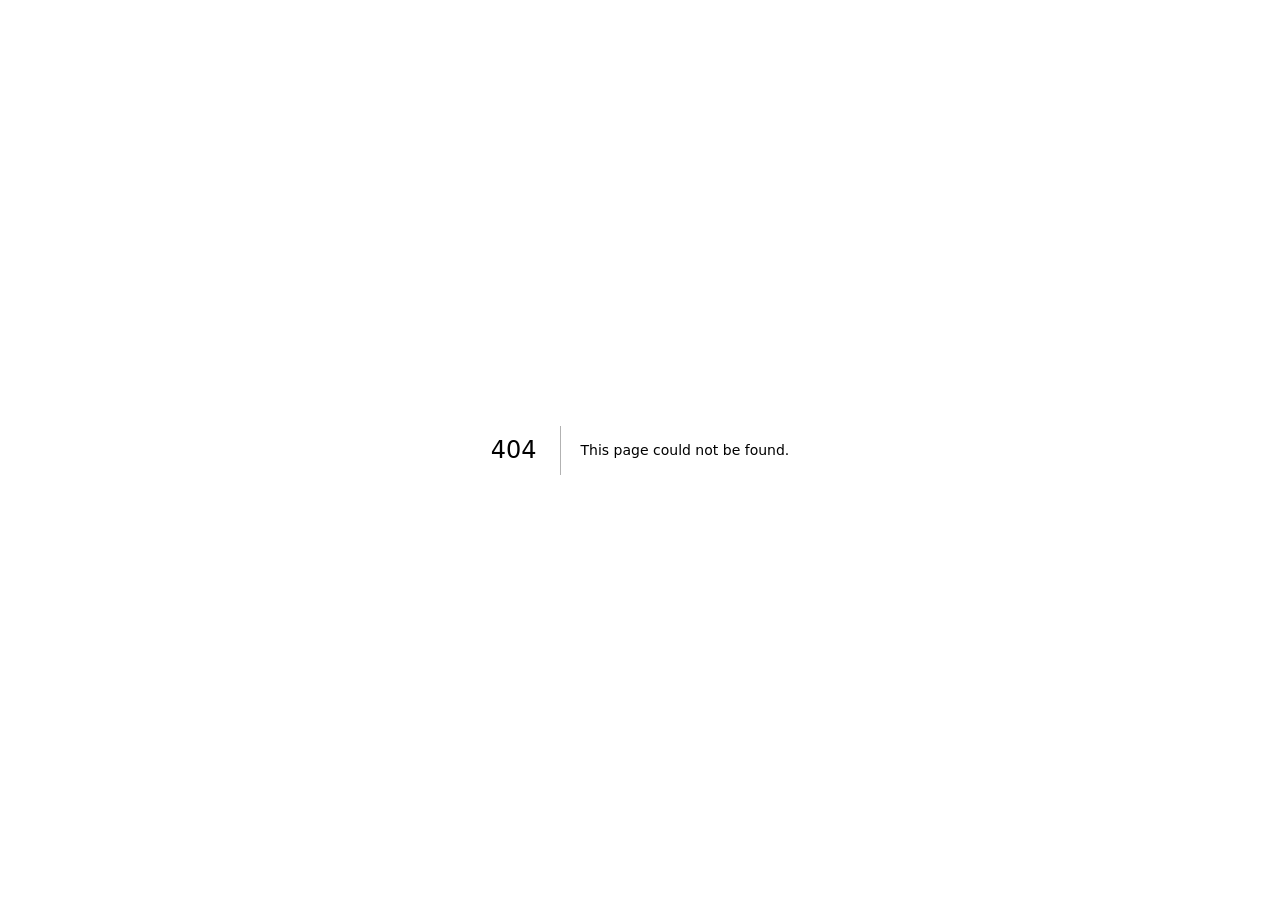
<file: 404/index.html>
<!DOCTYPE html><html lang="en" class="inter_7b064e0d-module__MOT0tq__variable jetbrains_mono_9a2f2d6c-module__wsyXyG__variable instrument_serif_6d016d4a-module__iJPLiG__variable" style="font-family:var(--font-inter), -apple-system, sans-serif"><head><meta charSet="utf-8"/><meta name="viewport" content="width=device-width, initial-scale=1"/><link rel="stylesheet" href="/_next/static/chunks/08bx0xrig1eo_.css" data-precedence="next"/><link rel="preload" as="script" fetchPriority="low" href="/_next/static/chunks/07l0m6n4-oc1v.js"/><script src="/_next/static/chunks/0dx8l37msrp.y.js" async=""></script><script src="/_next/static/chunks/10~x95jhs6ns3.js" async=""></script><script src="/_next/static/chunks/turbopack-0qzqy8~g62jgx.js" async=""></script><script src="/_next/static/chunks/0fsi8lw5utejl.js" async=""></script><script src="/_next/static/chunks/0d3tkj33oycf2.js" async=""></script><meta name="robots" content="noindex"/><meta name="next-size-adjust" content=""/><title>404: This page could not be found.</title><title>Furqan Arshad | ML Scientist &amp; AI Engineer</title><meta name="description" content="ML Scientist II at Wayfair building GenAI systems at scale — from LLM pipelines saving $288K per million products to neural decoders for brain-machine interfaces."/><meta name="author" content="Furqan Arshad"/><meta name="robots" content="index, follow"/><meta property="og:title" content="Furqan Arshad | ML Scientist &amp; AI Engineer"/><meta property="og:description" content="Machine Learning Scientist specializing in neural decoding, brain-machine interfaces, and AI systems."/><meta property="og:url" content="https://furqan1pk.github.io/"/><meta property="og:site_name" content="Furqan Arshad"/><meta property="og:locale" content="en_US"/><meta property="og:type" content="website"/><meta name="twitter:card" content="summary_large_image"/><meta name="twitter:title" content="Furqan Arshad | ML Scientist &amp; AI Engineer"/><meta name="twitter:description" content="Machine Learning Scientist specializing in neural decoding, brain-machine interfaces, and AI systems."/><link rel="icon" href="/favicon.ico?favicon.0x3dzn~oxb6tn.ico" sizes="256x256" type="image/x-icon"/><script src="/_next/static/chunks/03~yq9q893hmn.js" noModule=""></script></head><body><div hidden=""><!--$--><!--/$--></div><div style="font-family:system-ui,&quot;Segoe UI&quot;,Roboto,Helvetica,Arial,sans-serif,&quot;Apple Color Emoji&quot;,&quot;Segoe UI Emoji&quot;;height:100vh;text-align:center;display:flex;flex-direction:column;align-items:center;justify-content:center"><div><style>body{color:#000;background:#fff;margin:0}.next-error-h1{border-right:1px solid rgba(0,0,0,.3)}@media (prefers-color-scheme:dark){body{color:#fff;background:#000}.next-error-h1{border-right:1px solid rgba(255,255,255,.3)}}</style><h1 class="next-error-h1" style="display:inline-block;margin:0 20px 0 0;padding:0 23px 0 0;font-size:24px;font-weight:500;vertical-align:top;line-height:49px">404</h1><div style="display:inline-block"><h2 style="font-size:14px;font-weight:400;line-height:49px;margin:0">This page could not be found.</h2></div></div></div><!--$--><!--/$--><script src="/_next/static/chunks/07l0m6n4-oc1v.js" id="_R_" async=""></script><script>(self.__next_f=self.__next_f||[]).push([0])</script><script>self.__next_f.push([1,"1:\"$Sreact.fragment\"\n2:I[39756,[\"/_next/static/chunks/0fsi8lw5utejl.js\",\"/_next/static/chunks/0d3tkj33oycf2.js\"],\"default\"]\n3:I[37457,[\"/_next/static/chunks/0fsi8lw5utejl.js\",\"/_next/static/chunks/0d3tkj33oycf2.js\"],\"default\"]\n4:I[97367,[\"/_next/static/chunks/0fsi8lw5utejl.js\",\"/_next/static/chunks/0d3tkj33oycf2.js\"],\"OutletBoundary\"]\n5:\"$Sreact.suspense\"\n8:I[97367,[\"/_next/static/chunks/0fsi8lw5utejl.js\",\"/_next/static/chunks/0d3tkj33oycf2.js\"],\"ViewportBoundary\"]\na:I[97367,[\"/_next/static/chunks/0fsi8lw5utejl.js\",\"/_next/static/chunks/0d3tkj33oycf2.js\"],\"MetadataBoundary\"]\nc:I[68027,[\"/_next/static/chunks/0fsi8lw5utejl.js\",\"/_next/static/chunks/0d3tkj33oycf2.js\"],\"default\",1]\n:HL[\"/_next/static/chunks/08bx0xrig1eo_.css\",\"style\"]\n"])</script><script>self.__next_f.push([1,"0:{\"P\":null,\"c\":[\"\",\"_not-found\",\"\"],\"q\":\"\",\"i\":false,\"f\":[[[\"\",{\"children\":[\"/_not-found\",{\"children\":[\"__PAGE__\",{}]}]},\"$undefined\",\"$undefined\",16],[[\"$\",\"$1\",\"c\",{\"children\":[[[\"$\",\"link\",\"0\",{\"rel\":\"stylesheet\",\"href\":\"/_next/static/chunks/08bx0xrig1eo_.css\",\"precedence\":\"next\",\"crossOrigin\":\"$undefined\",\"nonce\":\"$undefined\"}],[\"$\",\"script\",\"script-0\",{\"src\":\"/_next/static/chunks/0fsi8lw5utejl.js\",\"async\":true,\"nonce\":\"$undefined\"}],[\"$\",\"script\",\"script-1\",{\"src\":\"/_next/static/chunks/0d3tkj33oycf2.js\",\"async\":true,\"nonce\":\"$undefined\"}]],[\"$\",\"html\",null,{\"lang\":\"en\",\"className\":\"inter_7b064e0d-module__MOT0tq__variable jetbrains_mono_9a2f2d6c-module__wsyXyG__variable instrument_serif_6d016d4a-module__iJPLiG__variable\",\"style\":{\"fontFamily\":\"var(--font-inter), -apple-system, sans-serif\"},\"children\":[\"$\",\"body\",null,{\"children\":[\"$\",\"$L2\",null,{\"parallelRouterKey\":\"children\",\"error\":\"$undefined\",\"errorStyles\":\"$undefined\",\"errorScripts\":\"$undefined\",\"template\":[\"$\",\"$L3\",null,{}],\"templateStyles\":\"$undefined\",\"templateScripts\":\"$undefined\",\"notFound\":[[[\"$\",\"title\",null,{\"children\":\"404: This page could not be found.\"}],[\"$\",\"div\",null,{\"style\":{\"fontFamily\":\"system-ui,\\\"Segoe UI\\\",Roboto,Helvetica,Arial,sans-serif,\\\"Apple Color Emoji\\\",\\\"Segoe UI Emoji\\\"\",\"height\":\"100vh\",\"textAlign\":\"center\",\"display\":\"flex\",\"flexDirection\":\"column\",\"alignItems\":\"center\",\"justifyContent\":\"center\"},\"children\":[\"$\",\"div\",null,{\"children\":[[\"$\",\"style\",null,{\"dangerouslySetInnerHTML\":{\"__html\":\"body{color:#000;background:#fff;margin:0}.next-error-h1{border-right:1px solid rgba(0,0,0,.3)}@media (prefers-color-scheme:dark){body{color:#fff;background:#000}.next-error-h1{border-right:1px solid rgba(255,255,255,.3)}}\"}}],[\"$\",\"h1\",null,{\"className\":\"next-error-h1\",\"style\":{\"display\":\"inline-block\",\"margin\":\"0 20px 0 0\",\"padding\":\"0 23px 0 0\",\"fontSize\":24,\"fontWeight\":500,\"verticalAlign\":\"top\",\"lineHeight\":\"49px\"},\"children\":404}],[\"$\",\"div\",null,{\"style\":{\"display\":\"inline-block\"},\"children\":[\"$\",\"h2\",null,{\"style\":{\"fontSize\":14,\"fontWeight\":400,\"lineHeight\":\"49px\",\"margin\":0},\"children\":\"This page could not be found.\"}]}]]}]}]],[]],\"forbidden\":\"$undefined\",\"unauthorized\":\"$undefined\"}]}]}]]}],{\"children\":[[\"$\",\"$1\",\"c\",{\"children\":[null,[\"$\",\"$L2\",null,{\"parallelRouterKey\":\"children\",\"error\":\"$undefined\",\"errorStyles\":\"$undefined\",\"errorScripts\":\"$undefined\",\"template\":[\"$\",\"$L3\",null,{}],\"templateStyles\":\"$undefined\",\"templateScripts\":\"$undefined\",\"notFound\":\"$undefined\",\"forbidden\":\"$undefined\",\"unauthorized\":\"$undefined\"}]]}],{\"children\":[[\"$\",\"$1\",\"c\",{\"children\":[[[\"$\",\"title\",null,{\"children\":\"404: This page could not be found.\"}],[\"$\",\"div\",null,{\"style\":\"$0:f:0:1:0:props:children:1:props:children:props:children:props:notFound:0:1:props:style\",\"children\":[\"$\",\"div\",null,{\"children\":[[\"$\",\"style\",null,{\"dangerouslySetInnerHTML\":{\"__html\":\"body{color:#000;background:#fff;margin:0}.next-error-h1{border-right:1px solid rgba(0,0,0,.3)}@media (prefers-color-scheme:dark){body{color:#fff;background:#000}.next-error-h1{border-right:1px solid rgba(255,255,255,.3)}}\"}}],[\"$\",\"h1\",null,{\"className\":\"next-error-h1\",\"style\":\"$0:f:0:1:0:props:children:1:props:children:props:children:props:notFound:0:1:props:children:props:children:1:props:style\",\"children\":404}],[\"$\",\"div\",null,{\"style\":\"$0:f:0:1:0:props:children:1:props:children:props:children:props:notFound:0:1:props:children:props:children:2:props:style\",\"children\":[\"$\",\"h2\",null,{\"style\":\"$0:f:0:1:0:props:children:1:props:children:props:children:props:notFound:0:1:props:children:props:children:2:props:children:props:style\",\"children\":\"This page could not be found.\"}]}]]}]}]],null,[\"$\",\"$L4\",null,{\"children\":[\"$\",\"$5\",null,{\"name\":\"Next.MetadataOutlet\",\"children\":\"$@6\"}]}]]}],{},null,false,null]},null,false,\"$@7\"]},null,false,null],[\"$\",\"$1\",\"h\",{\"children\":[[\"$\",\"meta\",null,{\"name\":\"robots\",\"content\":\"noindex\"}],[\"$\",\"$L8\",null,{\"children\":\"$L9\"}],[\"$\",\"div\",null,{\"hidden\":true,\"children\":[\"$\",\"$La\",null,{\"children\":[\"$\",\"$5\",null,{\"name\":\"Next.Metadata\",\"children\":\"$Lb\"}]}]}],[\"$\",\"meta\",null,{\"name\":\"next-size-adjust\",\"content\":\"\"}]]}],false]],\"m\":\"$undefined\",\"G\":[\"$c\",[[\"$\",\"link\",\"0\",{\"rel\":\"stylesheet\",\"href\":\"/_next/static/chunks/08bx0xrig1eo_.css\",\"precedence\":\"next\",\"crossOrigin\":\"$undefined\",\"nonce\":\"$undefined\"}]]],\"S\":true,\"h\":null,\"s\":\"$undefined\",\"l\":\"$undefined\",\"p\":\"$undefined\",\"d\":\"$undefined\",\"b\":\"Gmcms35-ztTBwlYDzNfJj\"}\n"])</script><script>self.__next_f.push([1,"d:[]\n7:\"$Wd\"\n"])</script><script>self.__next_f.push([1,"9:[[\"$\",\"meta\",\"0\",{\"charSet\":\"utf-8\"}],[\"$\",\"meta\",\"1\",{\"name\":\"viewport\",\"content\":\"width=device-width, initial-scale=1\"}]]\n"])</script><script>self.__next_f.push([1,"e:I[27201,[\"/_next/static/chunks/0fsi8lw5utejl.js\",\"/_next/static/chunks/0d3tkj33oycf2.js\"],\"IconMark\"]\n6:null\n"])</script><script>self.__next_f.push([1,"b:[[\"$\",\"title\",\"0\",{\"children\":\"Furqan Arshad | ML Scientist \u0026 AI Engineer\"}],[\"$\",\"meta\",\"1\",{\"name\":\"description\",\"content\":\"ML Scientist II at Wayfair building GenAI systems at scale — from LLM pipelines saving $288K per million products to neural decoders for brain-machine interfaces.\"}],[\"$\",\"meta\",\"2\",{\"name\":\"author\",\"content\":\"Furqan Arshad\"}],[\"$\",\"meta\",\"3\",{\"name\":\"robots\",\"content\":\"index, follow\"}],[\"$\",\"meta\",\"4\",{\"property\":\"og:title\",\"content\":\"Furqan Arshad | ML Scientist \u0026 AI Engineer\"}],[\"$\",\"meta\",\"5\",{\"property\":\"og:description\",\"content\":\"Machine Learning Scientist specializing in neural decoding, brain-machine interfaces, and AI systems.\"}],[\"$\",\"meta\",\"6\",{\"property\":\"og:url\",\"content\":\"https://furqan1pk.github.io/\"}],[\"$\",\"meta\",\"7\",{\"property\":\"og:site_name\",\"content\":\"Furqan Arshad\"}],[\"$\",\"meta\",\"8\",{\"property\":\"og:locale\",\"content\":\"en_US\"}],[\"$\",\"meta\",\"9\",{\"property\":\"og:type\",\"content\":\"website\"}],[\"$\",\"meta\",\"10\",{\"name\":\"twitter:card\",\"content\":\"summary_large_image\"}],[\"$\",\"meta\",\"11\",{\"name\":\"twitter:title\",\"content\":\"Furqan Arshad | ML Scientist \u0026 AI Engineer\"}],[\"$\",\"meta\",\"12\",{\"name\":\"twitter:description\",\"content\":\"Machine Learning Scientist specializing in neural decoding, brain-machine interfaces, and AI systems.\"}],[\"$\",\"link\",\"13\",{\"rel\":\"icon\",\"href\":\"/favicon.ico?favicon.0x3dzn~oxb6tn.ico\",\"sizes\":\"256x256\",\"type\":\"image/x-icon\"}],[\"$\",\"$Le\",\"14\",{}]]\n"])</script></body></html>
</file>
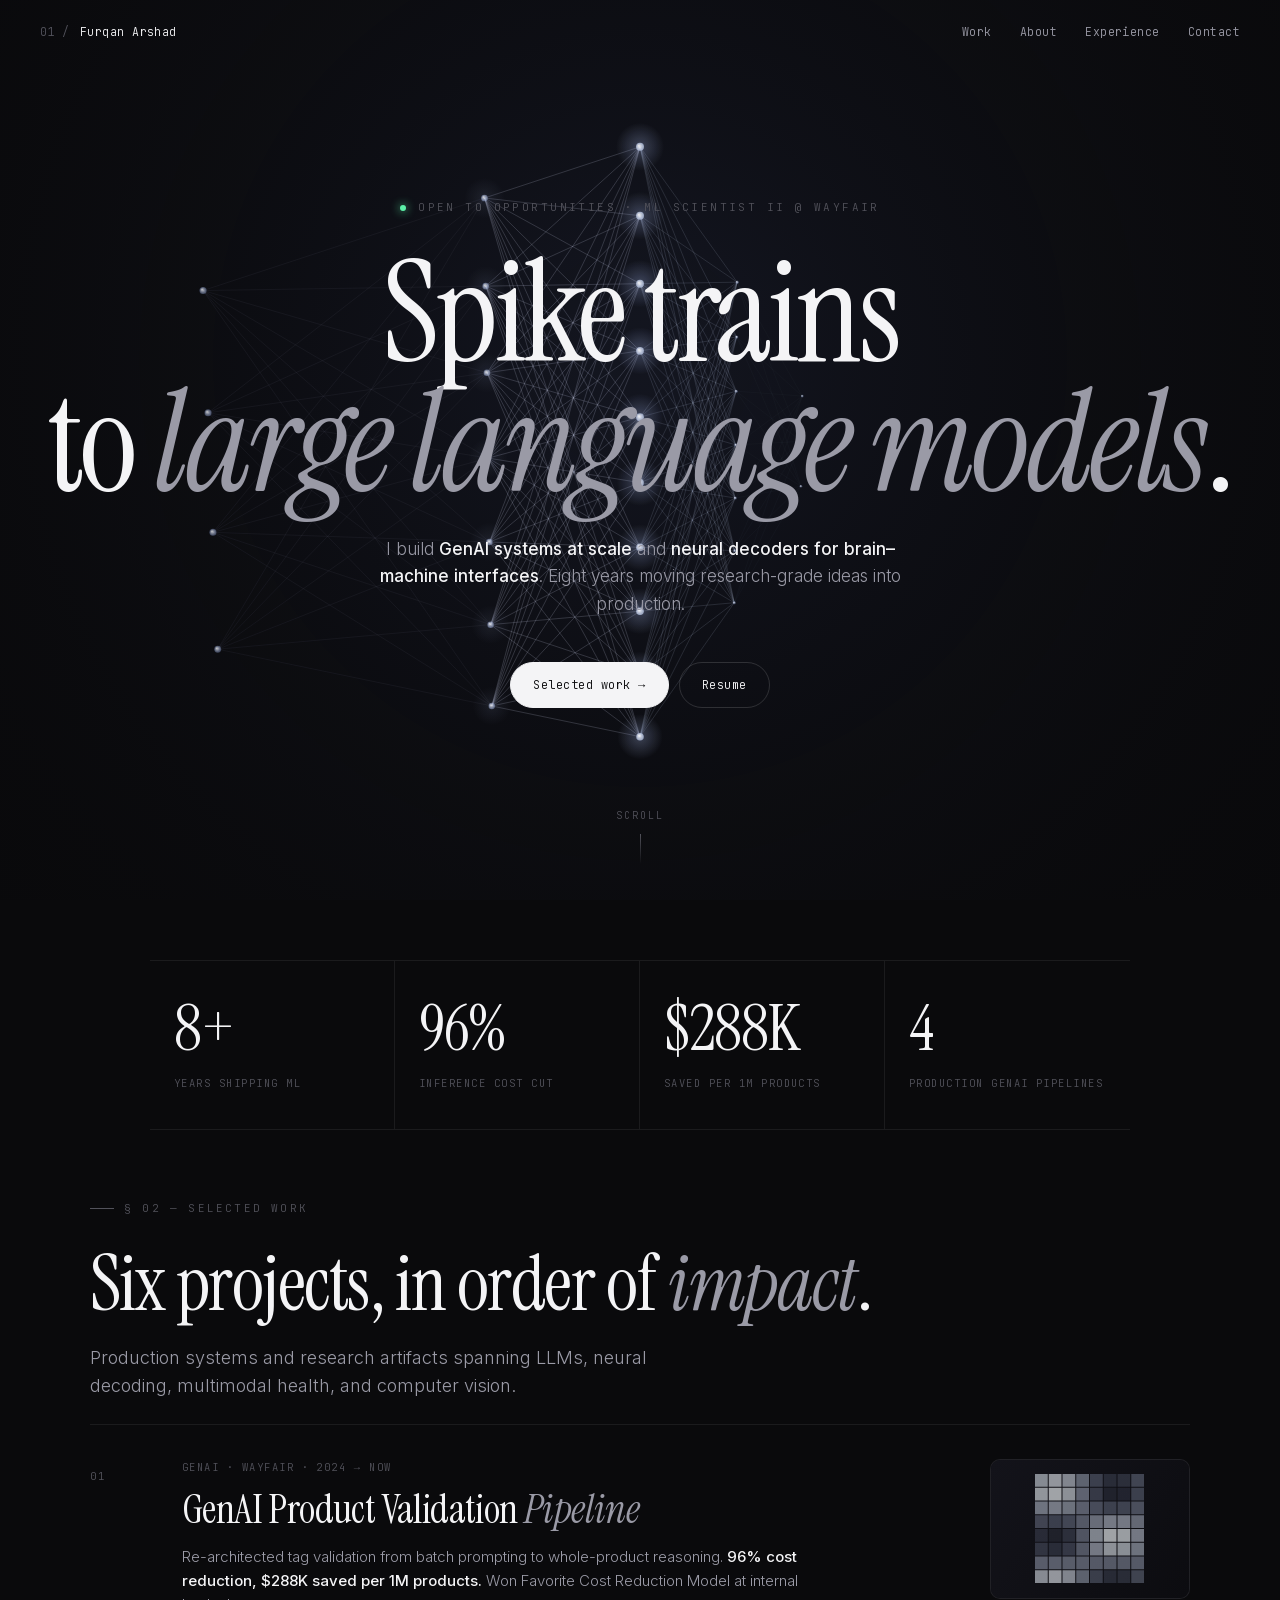
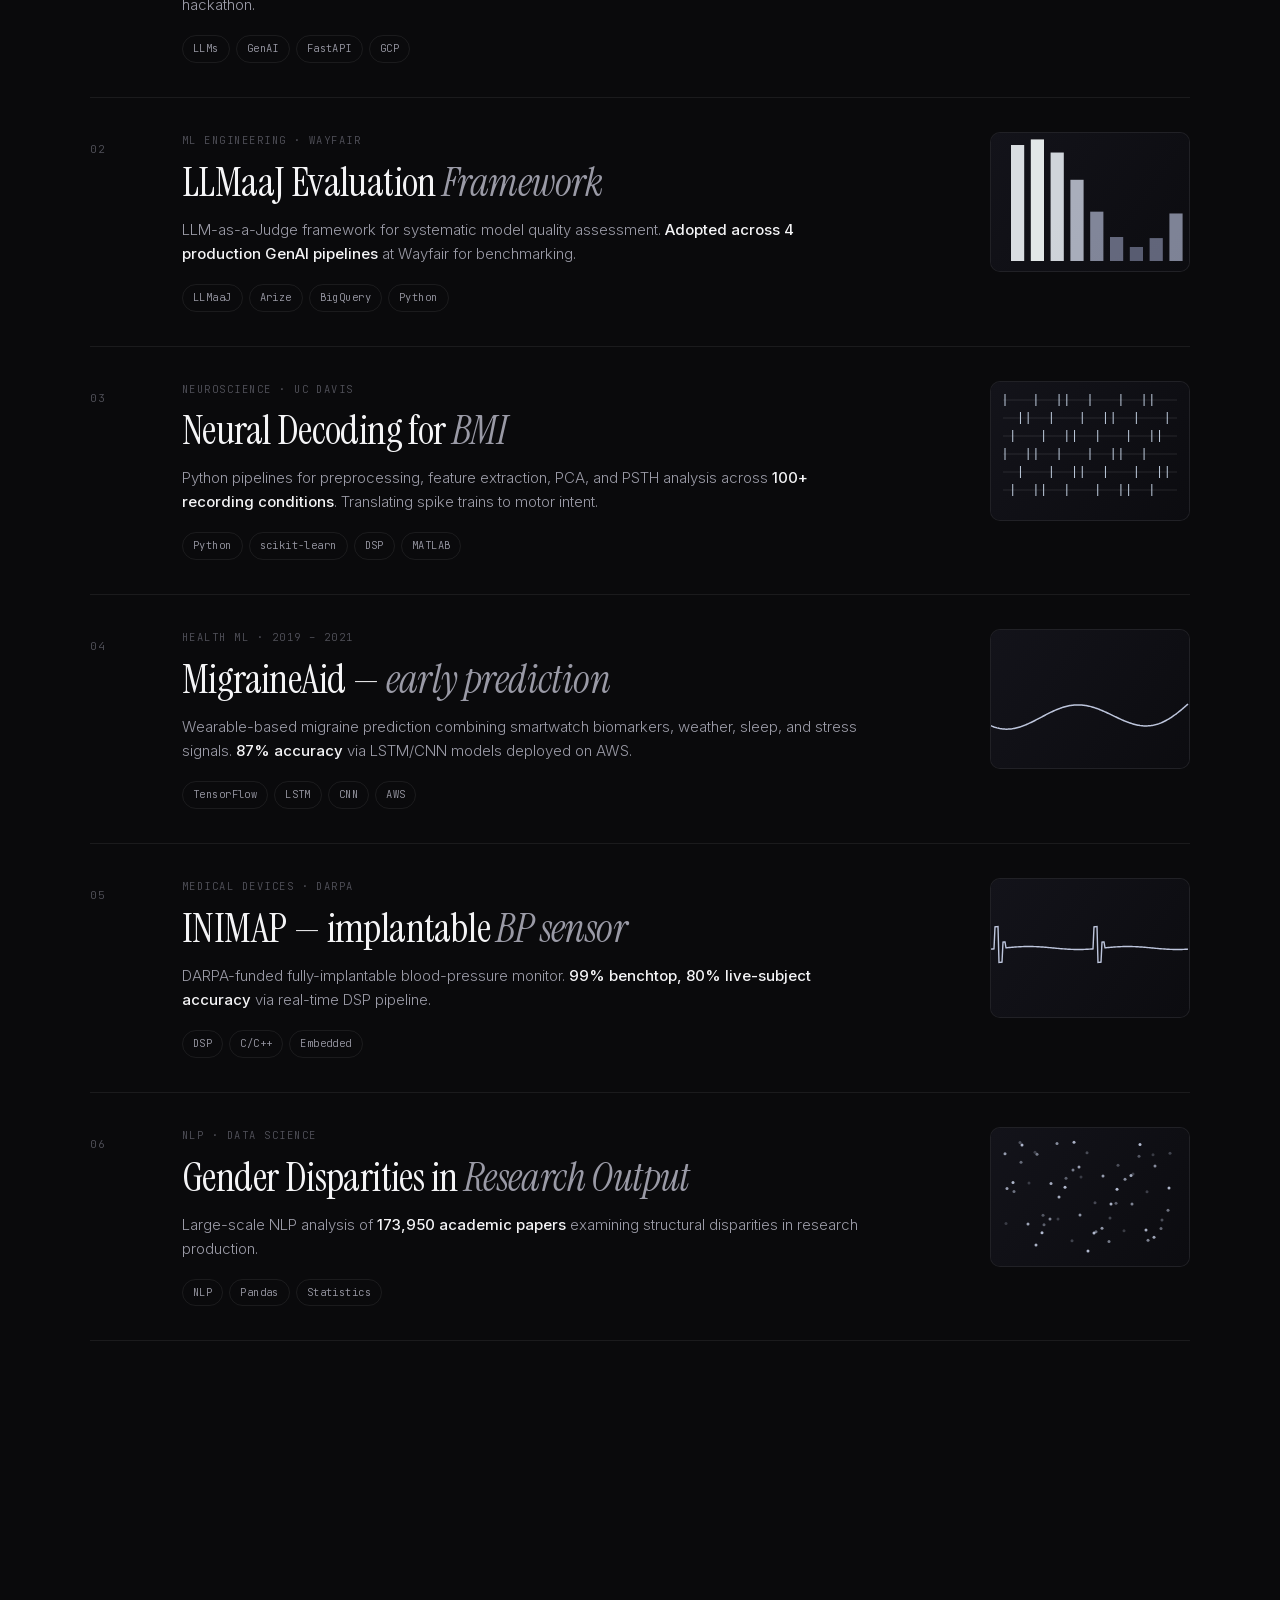
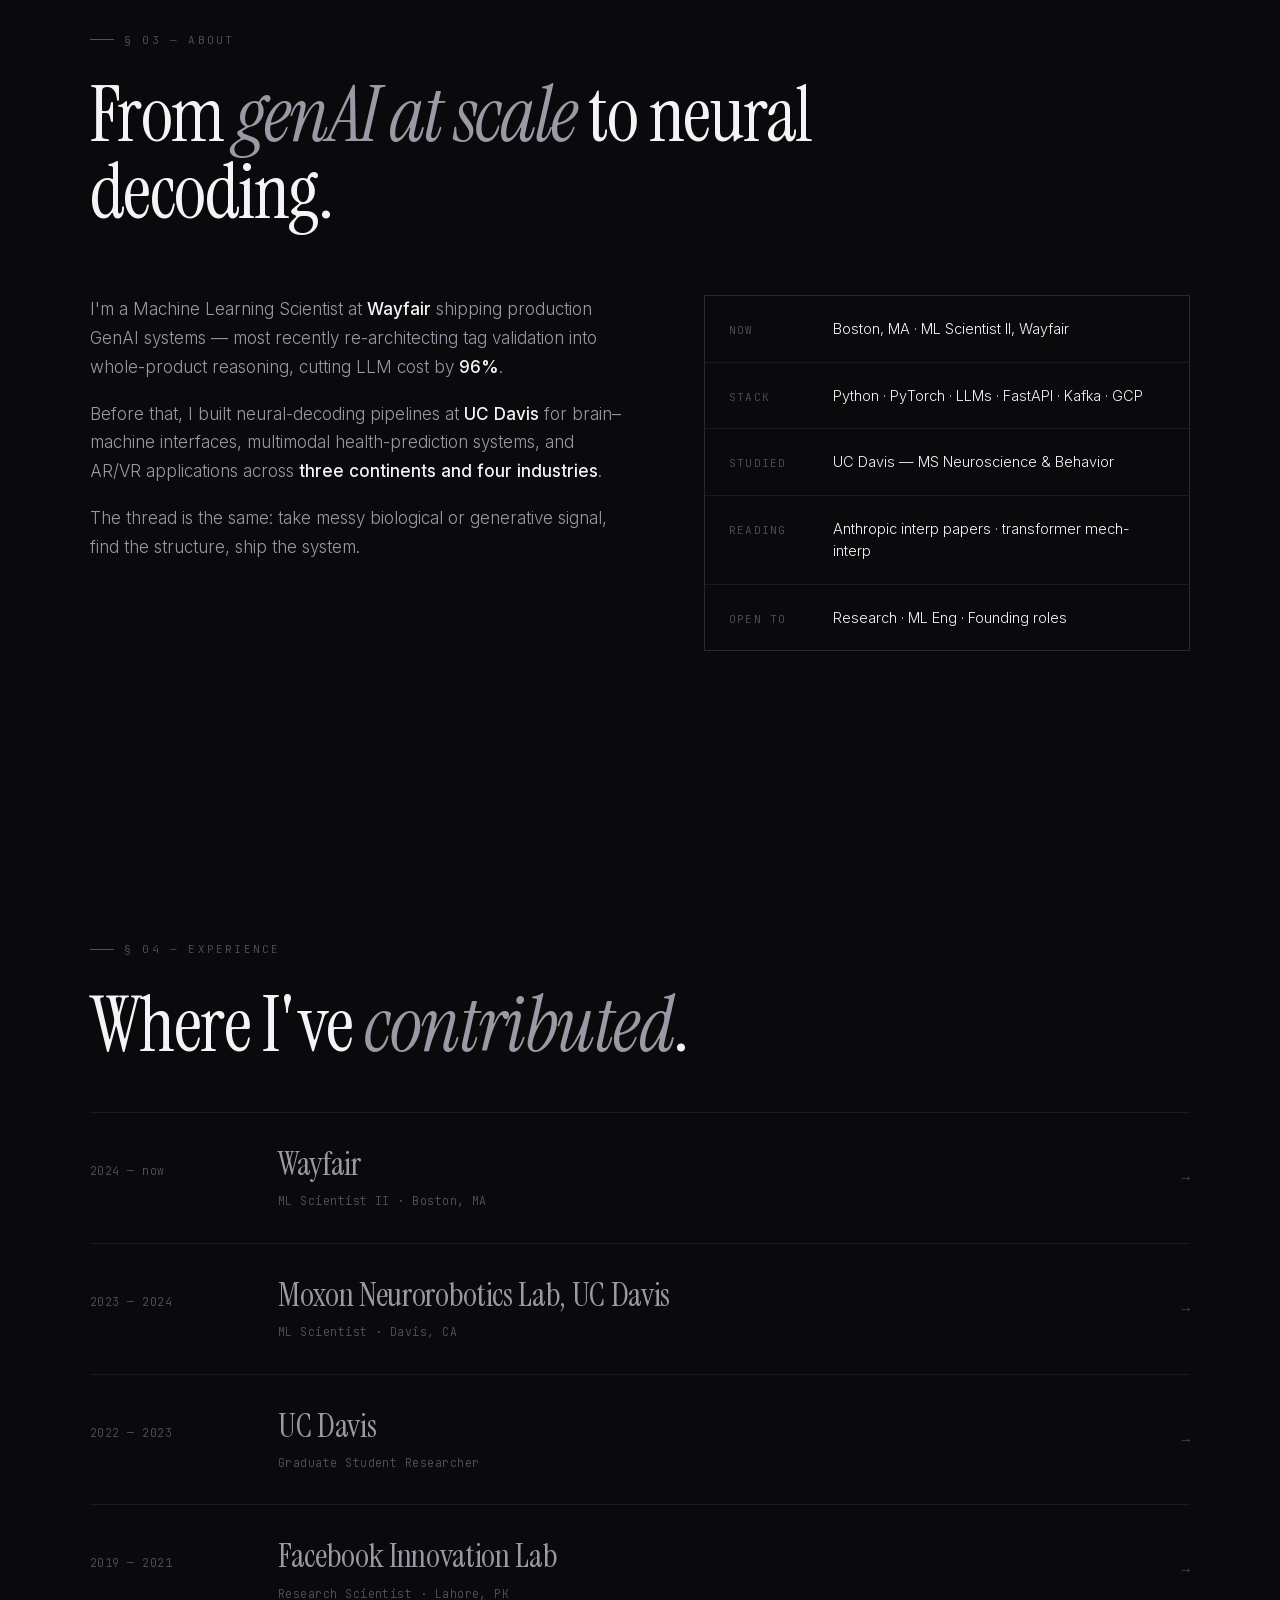
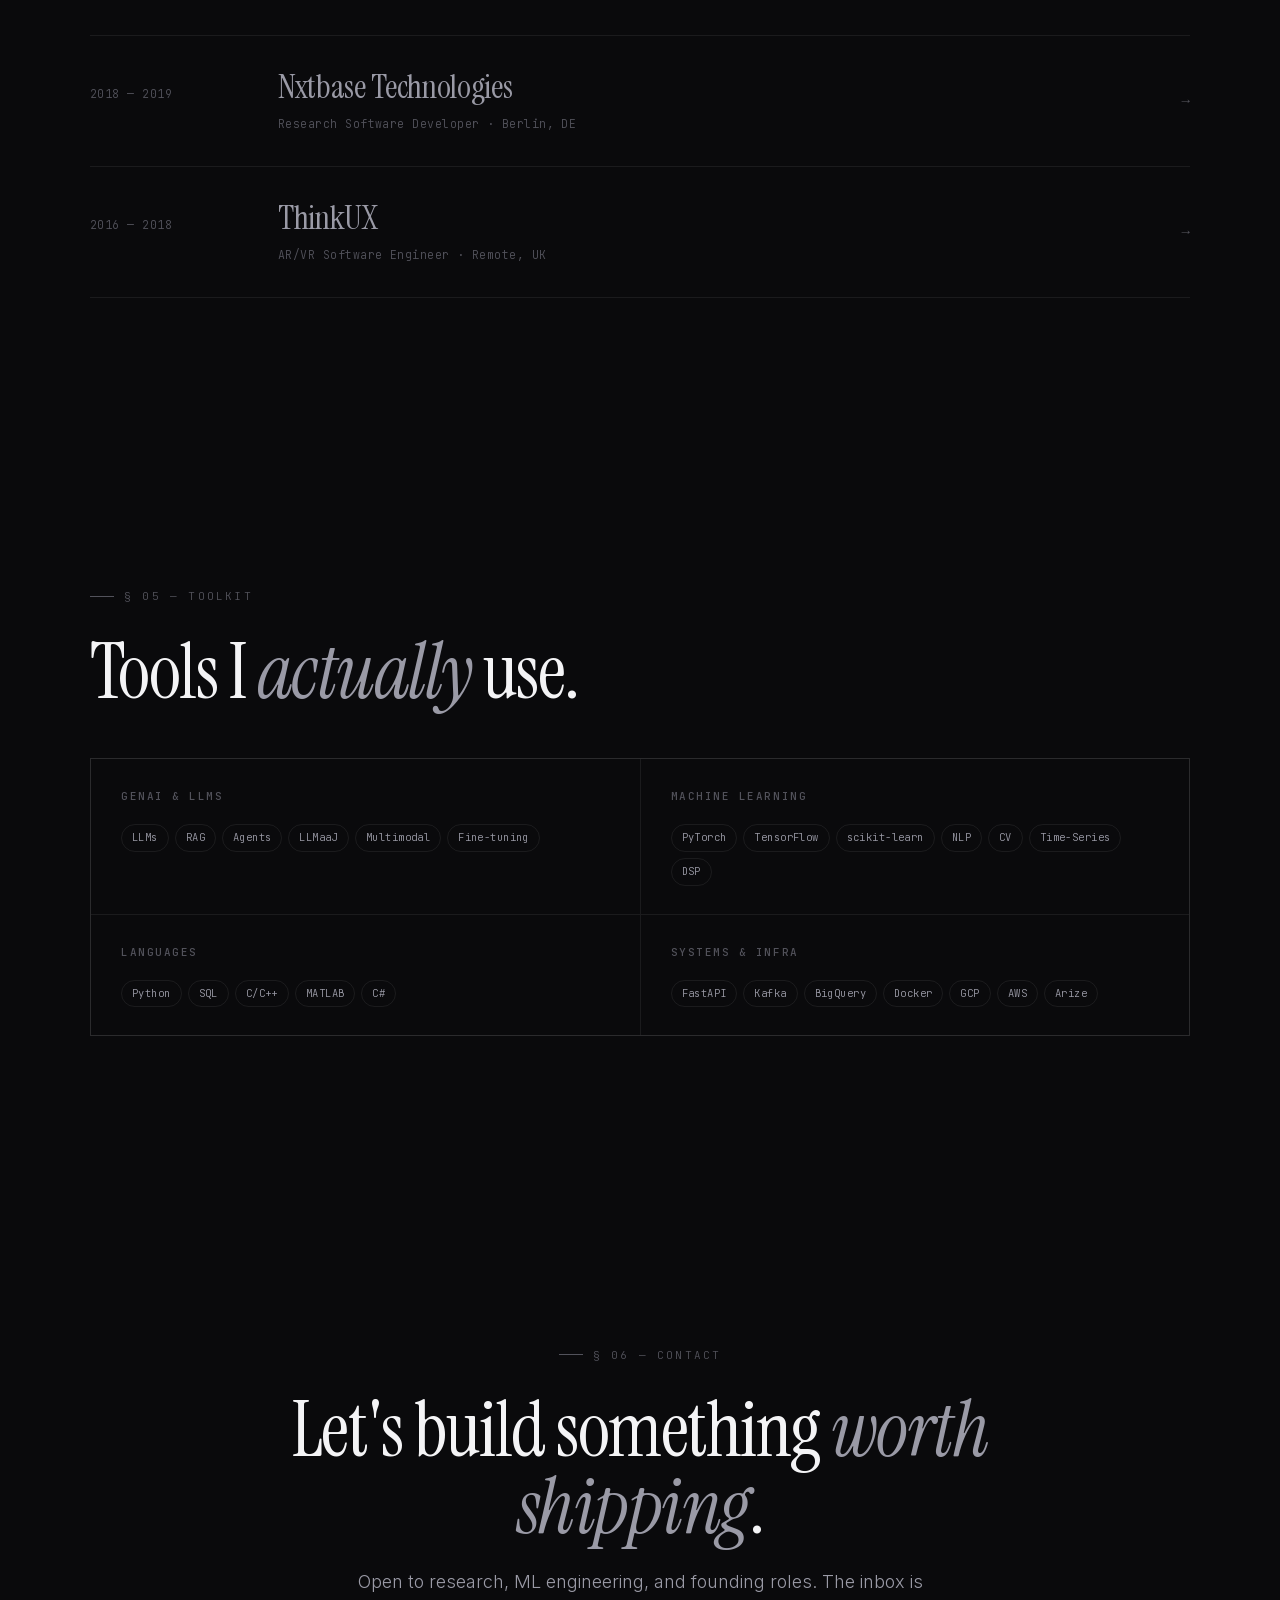
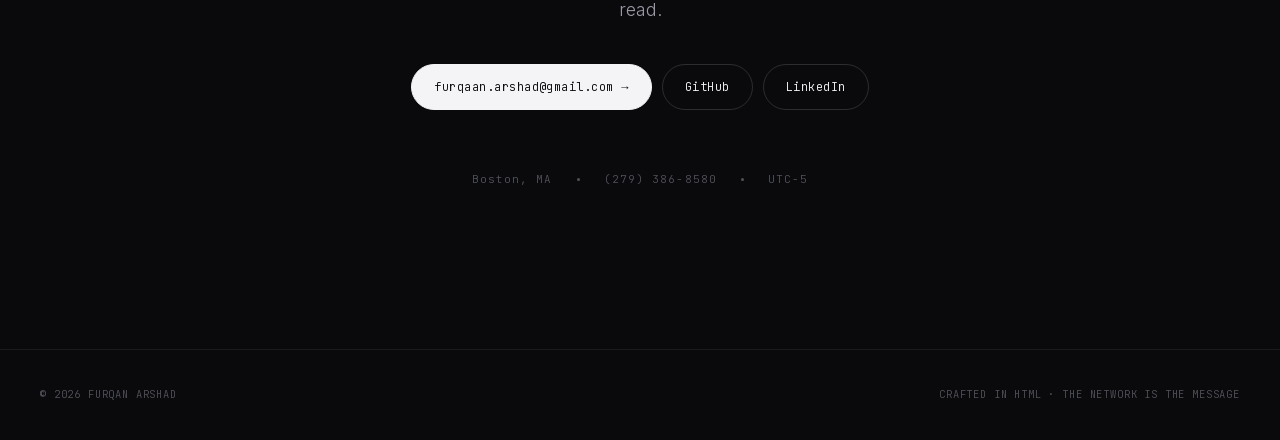
<file: v2/index.html>
<!DOCTYPE html><html lang="en" class="inter_7b064e0d-module__MOT0tq__variable jetbrains_mono_9a2f2d6c-module__wsyXyG__variable instrument_serif_6d016d4a-module__iJPLiG__variable" style="font-family:var(--font-inter), -apple-system, sans-serif"><head><meta charSet="utf-8"/><meta name="viewport" content="width=device-width, initial-scale=1"/><link rel="preload" href="/_next/static/media/70bc3e132a0a741e-s.p.1409xf.ylxg8g.woff2" as="font" crossorigin="" type="font/woff2"/><link rel="preload" href="/_next/static/media/7ebf22b5a21034f8-s.p.10_7676vm7pyy.woff2" as="font" crossorigin="" type="font/woff2"/><link rel="preload" href="/_next/static/media/83afe278b6a6bb3c-s.p.0q-301v4kxxnr.woff2" as="font" crossorigin="" type="font/woff2"/><link rel="preload" href="/_next/static/media/e41d5df559864f9e-s.p.0gq7fw9.sy_5..woff2" as="font" crossorigin="" type="font/woff2"/><link rel="stylesheet" href="/_next/static/chunks/08bx0xrig1eo_.css" data-precedence="next"/><link rel="stylesheet" href="/_next/static/chunks/0-i4p-1alo-wu.css" data-precedence="next"/><link rel="preload" as="script" fetchPriority="low" href="/_next/static/chunks/07l0m6n4-oc1v.js"/><script src="/_next/static/chunks/0dx8l37msrp.y.js" async=""></script><script src="/_next/static/chunks/10~x95jhs6ns3.js" async=""></script><script src="/_next/static/chunks/turbopack-0qzqy8~g62jgx.js" async=""></script><script src="/_next/static/chunks/0fsi8lw5utejl.js" async=""></script><script src="/_next/static/chunks/0d3tkj33oycf2.js" async=""></script><script src="/_next/static/chunks/18cducwj9rlh6.js" async=""></script><meta name="next-size-adjust" content=""/><title>Furqan Arshad — ML Scientist</title><meta name="description" content="I build GenAI systems at scale and neural decoders for brain–machine interfaces. Eight years moving research-grade ideas into production."/><meta name="author" content="Furqan Arshad"/><meta name="robots" content="index, follow"/><meta property="og:title" content="Furqan Arshad | ML Scientist &amp; AI Engineer"/><meta property="og:description" content="Machine Learning Scientist specializing in neural decoding, brain-machine interfaces, and AI systems."/><meta property="og:url" content="https://furqan1pk.github.io/"/><meta property="og:site_name" content="Furqan Arshad"/><meta property="og:locale" content="en_US"/><meta property="og:type" content="website"/><meta name="twitter:card" content="summary_large_image"/><meta name="twitter:title" content="Furqan Arshad | ML Scientist &amp; AI Engineer"/><meta name="twitter:description" content="Machine Learning Scientist specializing in neural decoding, brain-machine interfaces, and AI systems."/><link rel="icon" href="/favicon.ico?favicon.0x3dzn~oxb6tn.ico" sizes="256x256" type="image/x-icon"/><script src="/_next/static/chunks/03~yq9q893hmn.js" noModule=""></script></head><body><div hidden=""><!--$--><!--/$--></div><div class="v2-page"><nav class="v2-nav" id="v2-nav"><div class="brand"><span class="num">01 /</span> Furqan Arshad</div><ul><li><a href="#work">Work</a></li><li><a href="#about">About</a></li><li><a href="#experience">Experience</a></li><li><a href="#contact">Contact</a></li></ul></nav><header class="v2-hero"><canvas id="v2-scene"></canvas><div class="hero-content"><div class="hero-tag"><span class="pip"></span>Open to opportunities · ML Scientist II @ Wayfair</div><h1>Spike trains<br/>to <em>large language models</em>.</h1><p class="hero-sub">I build <b>GenAI systems at scale</b> and<!-- --> <b>neural decoders for brain–machine interfaces</b>. Eight years moving research-grade ideas into production.</p><div class="hero-cta"><a class="v2-btn primary" href="#work">Selected work →</a><a class="v2-btn" href="/assets/resume/Furqan_Arshad_Resume.pdf" target="_blank" rel="noopener noreferrer">Resume</a></div></div><div class="scroll-hint"><span>scroll</span><div class="line"></div></div></header><section class="v2-section" style="padding-top:60px;padding-bottom:60px"><div class="metrics r"><div class="metric"><div class="metric-num">8+</div><div class="metric-lbl">Years shipping ML</div></div><div class="metric"><div class="metric-num">96%</div><div class="metric-lbl">Inference cost cut</div></div><div class="metric"><div class="metric-num">$288K</div><div class="metric-lbl">Saved per 1M products</div></div><div class="metric"><div class="metric-num">4</div><div class="metric-lbl">Production GenAI pipelines</div></div></div></section><section id="work" class="v2-section projects"><div class="r"><div class="eyebrow">§ 02 — Selected Work</div><h2>Six projects, in order of <em>impact</em>.</h2><p class="lede">Production systems and research artifacts spanning LLMs, neural decoding, multimodal health, and computer vision.</p></div><div class="proj-list"><a class="proj r" href="#"><div class="proj-num">01</div><div class="proj-body"><div class="proj-meta">GenAI · Wayfair · 2024 → now</div><h3 class="proj-title">GenAI Product Validation <em>Pipeline</em></h3><p class="proj-desc">Re-architected tag validation from batch prompting to whole-product reasoning.<!-- --> <b>96% cost reduction, $288K saved per 1M products.</b> Won Favorite Cost Reduction Model at internal hackathon.</p><div class="proj-tags"><span class="v2-tag">LLMs</span><span class="v2-tag">GenAI</span><span class="v2-tag">FastAPI</span><span class="v2-tag">GCP</span></div></div><div class="proj-thumb"><canvas></canvas></div></a><a class="proj r" href="#"><div class="proj-num">02</div><div class="proj-body"><div class="proj-meta">ML Engineering · Wayfair</div><h3 class="proj-title">LLMaaJ Evaluation <em>Framework</em></h3><p class="proj-desc">LLM-as-a-Judge framework for systematic model quality assessment.<!-- --> <b>Adopted across 4 production GenAI pipelines</b> at Wayfair for benchmarking.</p><div class="proj-tags"><span class="v2-tag">LLMaaJ</span><span class="v2-tag">Arize</span><span class="v2-tag">BigQuery</span><span class="v2-tag">Python</span></div></div><div class="proj-thumb"><canvas></canvas></div></a><a class="proj r" href="#"><div class="proj-num">03</div><div class="proj-body"><div class="proj-meta">Neuroscience · UC Davis</div><h3 class="proj-title">Neural Decoding for <em>BMI</em></h3><p class="proj-desc">Python pipelines for preprocessing, feature extraction, PCA, and PSTH analysis across <b>100+ recording conditions</b>. Translating spike trains to motor intent.</p><div class="proj-tags"><span class="v2-tag">Python</span><span class="v2-tag">scikit-learn</span><span class="v2-tag">DSP</span><span class="v2-tag">MATLAB</span></div></div><div class="proj-thumb"><canvas></canvas></div></a><a class="proj r" href="#"><div class="proj-num">04</div><div class="proj-body"><div class="proj-meta">Health ML · 2019 – 2021</div><h3 class="proj-title">MigraineAid — <em>early prediction</em></h3><p class="proj-desc">Wearable-based migraine prediction combining smartwatch biomarkers, weather, sleep, and stress signals. <b>87% accuracy</b> via LSTM/CNN models deployed on AWS.</p><div class="proj-tags"><span class="v2-tag">TensorFlow</span><span class="v2-tag">LSTM</span><span class="v2-tag">CNN</span><span class="v2-tag">AWS</span></div></div><div class="proj-thumb"><canvas></canvas></div></a><a class="proj r" href="#"><div class="proj-num">05</div><div class="proj-body"><div class="proj-meta">Medical Devices · DARPA</div><h3 class="proj-title">INIMAP — implantable <em>BP sensor</em></h3><p class="proj-desc">DARPA-funded fully-implantable blood-pressure monitor.<!-- --> <b>99% benchtop, 80% live-subject accuracy</b> via real-time DSP pipeline.</p><div class="proj-tags"><span class="v2-tag">DSP</span><span class="v2-tag">C/C++</span><span class="v2-tag">Embedded</span></div></div><div class="proj-thumb"><canvas></canvas></div></a><a class="proj r" href="#"><div class="proj-num">06</div><div class="proj-body"><div class="proj-meta">NLP · Data Science</div><h3 class="proj-title">Gender Disparities in <em>Research Output</em></h3><p class="proj-desc">Large-scale NLP analysis of <b>173,950 academic papers</b> examining structural disparities in research production.</p><div class="proj-tags"><span class="v2-tag">NLP</span><span class="v2-tag">Pandas</span><span class="v2-tag">Statistics</span></div></div><div class="proj-thumb"><canvas></canvas></div></a></div></section><section id="about" class="v2-section"><div class="r"><div class="eyebrow">§ 03 — About</div><h2>From <em>genAI at scale</em> to neural decoding.</h2></div><div class="about" style="margin-top:64px"><div class="about-copy r"><p>I&#x27;m a Machine Learning Scientist at <b>Wayfair</b> shipping production GenAI systems — most recently re-architecting tag validation into whole-product reasoning, cutting LLM cost by<!-- --> <b>96%</b>.</p><p>Before that, I built neural-decoding pipelines at <b>UC Davis</b> <!-- -->for brain–machine interfaces, multimodal health-prediction systems, and AR/VR applications across<!-- --> <b>three continents and four industries</b>.</p><p>The thread is the same: take messy biological or generative signal, find the structure, ship the system.</p></div><div class="about-stack r"><div class="stack-row"><span class="k">Now</span><span class="v">Boston, MA · ML Scientist II, Wayfair</span></div><div class="stack-row"><span class="k">Stack</span><span class="v">Python · PyTorch · LLMs · FastAPI · Kafka · GCP</span></div><div class="stack-row"><span class="k">Studied</span><span class="v">UC Davis — MS Neuroscience &amp; Behavior</span></div><div class="stack-row"><span class="k">Reading</span><span class="v">Anthropic interp papers · transformer mech-interp</span></div><div class="stack-row"><span class="k">Open to</span><span class="v">Research · ML Eng · Founding roles</span></div></div></div></section><section id="experience" class="v2-section"><div class="r"><div class="eyebrow">§ 04 — Experience</div><h2>Where I&#x27;ve <em>contributed</em>.</h2></div><div class="exp-list"><a class="exp r" href="#"><div class="exp-yr">2024 — now</div><div><div class="exp-co">Wayfair</div><div class="exp-role">ML Scientist II · Boston, MA</div></div><div class="exp-arrow">→</div></a><a class="exp r" href="#"><div class="exp-yr">2023 — 2024</div><div><div class="exp-co">Moxon Neurorobotics Lab, UC Davis</div><div class="exp-role">ML Scientist · Davis, CA</div></div><div class="exp-arrow">→</div></a><a class="exp r" href="#"><div class="exp-yr">2022 — 2023</div><div><div class="exp-co">UC Davis</div><div class="exp-role">Graduate Student Researcher</div></div><div class="exp-arrow">→</div></a><a class="exp r" href="#"><div class="exp-yr">2019 — 2021</div><div><div class="exp-co">Facebook Innovation Lab</div><div class="exp-role">Research Scientist · Lahore, PK</div></div><div class="exp-arrow">→</div></a><a class="exp r" href="#"><div class="exp-yr">2018 — 2019</div><div><div class="exp-co">Nxtbase Technologies</div><div class="exp-role">Research Software Developer · Berlin, DE</div></div><div class="exp-arrow">→</div></a><a class="exp r" href="#"><div class="exp-yr">2016 — 2018</div><div><div class="exp-co">ThinkUX</div><div class="exp-role">AR/VR Software Engineer · Remote, UK</div></div><div class="exp-arrow">→</div></a></div></section><section id="skills" class="v2-section"><div class="r"><div class="eyebrow">§ 05 — Toolkit</div><h2>Tools I <em>actually</em> use.</h2></div><div class="skills-grid r"><div class="skill-cell"><h4>GenAI &amp; LLMs</h4><div class="items"><span class="v2-tag">LLMs</span><span class="v2-tag">RAG</span><span class="v2-tag">Agents</span><span class="v2-tag">LLMaaJ</span><span class="v2-tag">Multimodal</span><span class="v2-tag">Fine-tuning</span></div></div><div class="skill-cell"><h4>Machine Learning</h4><div class="items"><span class="v2-tag">PyTorch</span><span class="v2-tag">TensorFlow</span><span class="v2-tag">scikit-learn</span><span class="v2-tag">NLP</span><span class="v2-tag">CV</span><span class="v2-tag">Time-Series</span><span class="v2-tag">DSP</span></div></div><div class="skill-cell"><h4>Languages</h4><div class="items"><span class="v2-tag">Python</span><span class="v2-tag">SQL</span><span class="v2-tag">C/C++</span><span class="v2-tag">MATLAB</span><span class="v2-tag">C#</span></div></div><div class="skill-cell"><h4>Systems &amp; Infra</h4><div class="items"><span class="v2-tag">FastAPI</span><span class="v2-tag">Kafka</span><span class="v2-tag">BigQuery</span><span class="v2-tag">Docker</span><span class="v2-tag">GCP</span><span class="v2-tag">AWS</span><span class="v2-tag">Arize</span></div></div></div></section><section id="contact" class="v2-section contact"><div class="r"><div class="eyebrow" style="justify-content:center">§ 06 — Contact</div><h2>Let&#x27;s build something <em>worth shipping</em>.</h2><p class="lede">Open to research, ML engineering, and founding roles. The inbox is read.</p><div class="contact-row"><a class="v2-btn primary" href="mailto:furqaan.arshad@gmail.com">furqaan.arshad@gmail.com →</a><a class="v2-btn" href="https://github.com/furqan1pk" target="_blank" rel="noopener noreferrer">GitHub</a><a class="v2-btn" href="https://www.linkedin.com/in/furqaanarshad/" target="_blank" rel="noopener noreferrer">LinkedIn</a></div><div class="contact-meta"><span>Boston, MA</span><span class="dot"></span><span>(279) 386-8580</span><span class="dot"></span><span>UTC−5</span></div></div></section><footer class="v2-footer"><span>© 2026 Furqan Arshad</span><span>Crafted in HTML · the network is the message</span></footer></div><!--$--><!--/$--><script src="/_next/static/chunks/07l0m6n4-oc1v.js" id="_R_" async=""></script><script>(self.__next_f=self.__next_f||[]).push([0])</script><script>self.__next_f.push([1,"1:\"$Sreact.fragment\"\n2:I[39756,[\"/_next/static/chunks/0fsi8lw5utejl.js\",\"/_next/static/chunks/0d3tkj33oycf2.js\"],\"default\"]\n3:I[37457,[\"/_next/static/chunks/0fsi8lw5utejl.js\",\"/_next/static/chunks/0d3tkj33oycf2.js\"],\"default\"]\n4:I[44257,[\"/_next/static/chunks/0fsi8lw5utejl.js\",\"/_next/static/chunks/0d3tkj33oycf2.js\",\"/_next/static/chunks/18cducwj9rlh6.js\"],\"default\"]\n5:I[84041,[\"/_next/static/chunks/0fsi8lw5utejl.js\",\"/_next/static/chunks/0d3tkj33oycf2.js\",\"/_next/static/chunks/18cducwj9rlh6.js\"],\"default\"]\n12:I[68027,[\"/_next/static/chunks/0fsi8lw5utejl.js\",\"/_next/static/chunks/0d3tkj33oycf2.js\"],\"default\",1]\n:HL[\"/_next/static/chunks/08bx0xrig1eo_.css\",\"style\"]\n:HL[\"/_next/static/media/70bc3e132a0a741e-s.p.1409xf.ylxg8g.woff2\",\"font\",{\"crossOrigin\":\"\",\"type\":\"font/woff2\"}]\n:HL[\"/_next/static/media/7ebf22b5a21034f8-s.p.10_7676vm7pyy.woff2\",\"font\",{\"crossOrigin\":\"\",\"type\":\"font/woff2\"}]\n:HL[\"/_next/static/media/83afe278b6a6bb3c-s.p.0q-301v4kxxnr.woff2\",\"font\",{\"crossOrigin\":\"\",\"type\":\"font/woff2\"}]\n:HL[\"/_next/static/media/e41d5df559864f9e-s.p.0gq7fw9.sy_5..woff2\",\"font\",{\"crossOrigin\":\"\",\"type\":\"font/woff2\"}]\n:HL[\"/_next/static/chunks/0-i4p-1alo-wu.css\",\"style\"]\n"])</script><script>self.__next_f.push([1,"0:{\"P\":null,\"c\":[\"\",\"v2\",\"\"],\"q\":\"\",\"i\":false,\"f\":[[[\"\",{\"children\":[\"v2\",{\"children\":[\"__PAGE__\",{}]}]},\"$undefined\",\"$undefined\",16],[[\"$\",\"$1\",\"c\",{\"children\":[[[\"$\",\"link\",\"0\",{\"rel\":\"stylesheet\",\"href\":\"/_next/static/chunks/08bx0xrig1eo_.css\",\"precedence\":\"next\",\"crossOrigin\":\"$undefined\",\"nonce\":\"$undefined\"}],[\"$\",\"script\",\"script-0\",{\"src\":\"/_next/static/chunks/0fsi8lw5utejl.js\",\"async\":true,\"nonce\":\"$undefined\"}],[\"$\",\"script\",\"script-1\",{\"src\":\"/_next/static/chunks/0d3tkj33oycf2.js\",\"async\":true,\"nonce\":\"$undefined\"}]],[\"$\",\"html\",null,{\"lang\":\"en\",\"className\":\"inter_7b064e0d-module__MOT0tq__variable jetbrains_mono_9a2f2d6c-module__wsyXyG__variable instrument_serif_6d016d4a-module__iJPLiG__variable\",\"style\":{\"fontFamily\":\"var(--font-inter), -apple-system, sans-serif\"},\"children\":[\"$\",\"body\",null,{\"children\":[\"$\",\"$L2\",null,{\"parallelRouterKey\":\"children\",\"error\":\"$undefined\",\"errorStyles\":\"$undefined\",\"errorScripts\":\"$undefined\",\"template\":[\"$\",\"$L3\",null,{}],\"templateStyles\":\"$undefined\",\"templateScripts\":\"$undefined\",\"notFound\":[[[\"$\",\"title\",null,{\"children\":\"404: This page could not be found.\"}],[\"$\",\"div\",null,{\"style\":{\"fontFamily\":\"system-ui,\\\"Segoe UI\\\",Roboto,Helvetica,Arial,sans-serif,\\\"Apple Color Emoji\\\",\\\"Segoe UI Emoji\\\"\",\"height\":\"100vh\",\"textAlign\":\"center\",\"display\":\"flex\",\"flexDirection\":\"column\",\"alignItems\":\"center\",\"justifyContent\":\"center\"},\"children\":[\"$\",\"div\",null,{\"children\":[[\"$\",\"style\",null,{\"dangerouslySetInnerHTML\":{\"__html\":\"body{color:#000;background:#fff;margin:0}.next-error-h1{border-right:1px solid rgba(0,0,0,.3)}@media (prefers-color-scheme:dark){body{color:#fff;background:#000}.next-error-h1{border-right:1px solid rgba(255,255,255,.3)}}\"}}],[\"$\",\"h1\",null,{\"className\":\"next-error-h1\",\"style\":{\"display\":\"inline-block\",\"margin\":\"0 20px 0 0\",\"padding\":\"0 23px 0 0\",\"fontSize\":24,\"fontWeight\":500,\"verticalAlign\":\"top\",\"lineHeight\":\"49px\"},\"children\":404}],[\"$\",\"div\",null,{\"style\":{\"display\":\"inline-block\"},\"children\":[\"$\",\"h2\",null,{\"style\":{\"fontSize\":14,\"fontWeight\":400,\"lineHeight\":\"49px\",\"margin\":0},\"children\":\"This page could not be found.\"}]}]]}]}]],[]],\"forbidden\":\"$undefined\",\"unauthorized\":\"$undefined\"}]}]}]]}],{\"children\":[[\"$\",\"$1\",\"c\",{\"children\":[null,[\"$\",\"$L2\",null,{\"parallelRouterKey\":\"children\",\"error\":\"$undefined\",\"errorStyles\":\"$undefined\",\"errorScripts\":\"$undefined\",\"template\":[\"$\",\"$L3\",null,{}],\"templateStyles\":\"$undefined\",\"templateScripts\":\"$undefined\",\"notFound\":\"$undefined\",\"forbidden\":\"$undefined\",\"unauthorized\":\"$undefined\"}]]}],{\"children\":[[\"$\",\"$1\",\"c\",{\"children\":[[\"$\",\"div\",null,{\"className\":\"v2-page\",\"children\":[[\"$\",\"$L4\",null,{}],[\"$\",\"nav\",null,{\"className\":\"v2-nav\",\"id\":\"v2-nav\",\"children\":[[\"$\",\"div\",null,{\"className\":\"brand\",\"children\":[[\"$\",\"span\",null,{\"className\":\"num\",\"children\":\"01 /\"}],\" Furqan Arshad\"]}],[\"$\",\"ul\",null,{\"children\":[[\"$\",\"li\",null,{\"children\":[\"$\",\"a\",null,{\"href\":\"#work\",\"children\":\"Work\"}]}],[\"$\",\"li\",null,{\"children\":[\"$\",\"a\",null,{\"href\":\"#about\",\"children\":\"About\"}]}],[\"$\",\"li\",null,{\"children\":[\"$\",\"a\",null,{\"href\":\"#experience\",\"children\":\"Experience\"}]}],[\"$\",\"li\",null,{\"children\":[\"$\",\"a\",null,{\"href\":\"#contact\",\"children\":\"Contact\"}]}]]}]]}],[\"$\",\"header\",null,{\"className\":\"v2-hero\",\"children\":[[\"$\",\"$L5\",null,{}],[\"$\",\"div\",null,{\"className\":\"hero-content\",\"children\":[[\"$\",\"div\",null,{\"className\":\"hero-tag\",\"children\":[[\"$\",\"span\",null,{\"className\":\"pip\"}],\"Open to opportunities · ML Scientist II @ Wayfair\"]}],[\"$\",\"h1\",null,{\"children\":[\"Spike trains\",[\"$\",\"br\",null,{}],\"to \",[\"$\",\"em\",null,{\"children\":\"large language models\"}],\".\"]}],[\"$\",\"p\",null,{\"className\":\"hero-sub\",\"children\":[\"I build \",[\"$\",\"b\",null,{\"children\":\"GenAI systems at scale\"}],\" and\",\" \",[\"$\",\"b\",null,{\"children\":\"neural decoders for brain–machine interfaces\"}],\". Eight years moving research-grade ideas into production.\"]}],[\"$\",\"div\",null,{\"className\":\"hero-cta\",\"children\":[[\"$\",\"a\",null,{\"className\":\"v2-btn primary\",\"href\":\"#work\",\"children\":\"Selected work →\"}],[\"$\",\"a\",null,{\"className\":\"v2-btn\",\"href\":\"/assets/resume/Furqan_Arshad_Resume.pdf\",\"target\":\"_blank\",\"rel\":\"noopener noreferrer\",\"children\":\"Resume\"}]]}]]}],[\"$\",\"div\",null,{\"className\":\"scroll-hint\",\"children\":[[\"$\",\"span\",null,{\"children\":\"scroll\"}],[\"$\",\"div\",null,{\"className\":\"line\"}]]}]]}],[\"$\",\"section\",null,{\"className\":\"v2-section\",\"style\":{\"paddingTop\":60,\"paddingBottom\":60},\"children\":[\"$\",\"div\",null,{\"className\":\"metrics r\",\"children\":[[\"$\",\"div\",null,{\"className\":\"metric\",\"children\":[[\"$\",\"div\",null,{\"className\":\"metric-num\",\"children\":\"8+\"}],[\"$\",\"div\",null,{\"className\":\"metric-lbl\",\"children\":\"Years shipping ML\"}]]}],[\"$\",\"div\",null,{\"className\":\"metric\",\"children\":[[\"$\",\"div\",null,{\"className\":\"metric-num\",\"children\":\"96%\"}],[\"$\",\"div\",null,{\"className\":\"metric-lbl\",\"children\":\"Inference cost cut\"}]]}],[\"$\",\"div\",null,{\"className\":\"metric\",\"children\":[[\"$\",\"div\",null,{\"className\":\"metric-num\",\"children\":\"$$288K\"}],[\"$\",\"div\",null,{\"className\":\"metric-lbl\",\"children\":\"Saved per 1M products\"}]]}],\"$L6\"]}]}],\"$L7\",\"$L8\",\"$L9\",\"$La\",\"$Lb\",\"$Lc\"]}],[\"$Ld\",\"$Le\"],\"$Lf\"]}],{},null,false,null]},null,false,\"$@10\"]},null,false,null],\"$L11\",false]],\"m\":\"$undefined\",\"G\":[\"$12\",[\"$L13\"]],\"S\":true,\"h\":null,\"s\":\"$undefined\",\"l\":\"$undefined\",\"p\":\"$undefined\",\"d\":\"$undefined\",\"b\":\"Gmcms35-ztTBwlYDzNfJj\"}\n"])</script><script>self.__next_f.push([1,"14:I[77026,[\"/_next/static/chunks/0fsi8lw5utejl.js\",\"/_next/static/chunks/0d3tkj33oycf2.js\",\"/_next/static/chunks/18cducwj9rlh6.js\"],\"default\"]\n19:I[97367,[\"/_next/static/chunks/0fsi8lw5utejl.js\",\"/_next/static/chunks/0d3tkj33oycf2.js\"],\"OutletBoundary\"]\n1a:\"$Sreact.suspense\"\n1d:I[97367,[\"/_next/static/chunks/0fsi8lw5utejl.js\",\"/_next/static/chunks/0d3tkj33oycf2.js\"],\"ViewportBoundary\"]\n1f:I[97367,[\"/_next/static/chunks/0fsi8lw5utejl.js\",\"/_next/static/chunks/0d3tkj33oycf2.js\"],\"MetadataBoundary\"]\n6:[\"$\",\"div\",null,{\"className\":\"metric\",\"children\":[[\"$\",\"div\",null,{\"className\":\"metric-num\",\"children\":\"4\"}],[\"$\",\"div\",null,{\"className\":\"metric-lbl\",\"children\":\"Production GenAI pipelines\"}]]}]\n"])</script><script>self.__next_f.push([1,"7:[\"$\",\"section\",null,{\"id\":\"work\",\"className\":\"v2-section projects\",\"children\":[[\"$\",\"div\",null,{\"className\":\"r\",\"children\":[[\"$\",\"div\",null,{\"className\":\"eyebrow\",\"children\":\"§ 02 — Selected Work\"}],[\"$\",\"h2\",null,{\"children\":[\"Six projects, in order of \",[\"$\",\"em\",null,{\"children\":\"impact\"}],\".\"]}],[\"$\",\"p\",null,{\"className\":\"lede\",\"children\":\"Production systems and research artifacts spanning LLMs, neural decoding, multimodal health, and computer vision.\"}]]}],[\"$\",\"div\",null,{\"className\":\"proj-list\",\"children\":[[\"$\",\"a\",\"01\",{\"className\":\"proj r\",\"href\":\"#\",\"children\":[[\"$\",\"div\",null,{\"className\":\"proj-num\",\"children\":\"01\"}],[\"$\",\"div\",null,{\"className\":\"proj-body\",\"children\":[[\"$\",\"div\",null,{\"className\":\"proj-meta\",\"children\":\"GenAI · Wayfair · 2024 → now\"}],[\"$\",\"h3\",null,{\"className\":\"proj-title\",\"children\":[\"GenAI Product Validation \",[\"$\",\"em\",null,{\"children\":\"Pipeline\"}]]}],[\"$\",\"p\",null,{\"className\":\"proj-desc\",\"children\":[\"Re-architected tag validation from batch prompting to whole-product reasoning.\",\" \",[\"$\",\"b\",null,{\"children\":\"96% cost reduction, $288K saved per 1M products.\"}],\" Won Favorite Cost Reduction Model at internal hackathon.\"]}],[\"$\",\"div\",null,{\"className\":\"proj-tags\",\"children\":[[\"$\",\"span\",\"LLMs\",{\"className\":\"v2-tag\",\"children\":\"LLMs\"}],[\"$\",\"span\",\"GenAI\",{\"className\":\"v2-tag\",\"children\":\"GenAI\"}],[\"$\",\"span\",\"FastAPI\",{\"className\":\"v2-tag\",\"children\":\"FastAPI\"}],[\"$\",\"span\",\"GCP\",{\"className\":\"v2-tag\",\"children\":\"GCP\"}]]}]]}],[\"$\",\"div\",null,{\"className\":\"proj-thumb\",\"children\":[\"$\",\"$L14\",null,{\"kind\":\"grid\"}]}]]}],[\"$\",\"a\",\"02\",{\"className\":\"proj r\",\"href\":\"#\",\"children\":[[\"$\",\"div\",null,{\"className\":\"proj-num\",\"children\":\"02\"}],[\"$\",\"div\",null,{\"className\":\"proj-body\",\"children\":[[\"$\",\"div\",null,{\"className\":\"proj-meta\",\"children\":\"ML Engineering · Wayfair\"}],[\"$\",\"h3\",null,{\"className\":\"proj-title\",\"children\":[\"LLMaaJ Evaluation \",[\"$\",\"em\",null,{\"children\":\"Framework\"}]]}],[\"$\",\"p\",null,{\"className\":\"proj-desc\",\"children\":[\"LLM-as-a-Judge framework for systematic model quality assessment.\",\" \",[\"$\",\"b\",null,{\"children\":\"Adopted across 4 production GenAI pipelines\"}],\" at Wayfair for benchmarking.\"]}],[\"$\",\"div\",null,{\"className\":\"proj-tags\",\"children\":[[\"$\",\"span\",\"LLMaaJ\",{\"className\":\"v2-tag\",\"children\":\"LLMaaJ\"}],[\"$\",\"span\",\"Arize\",{\"className\":\"v2-tag\",\"children\":\"Arize\"}],[\"$\",\"span\",\"BigQuery\",{\"className\":\"v2-tag\",\"children\":\"BigQuery\"}],[\"$\",\"span\",\"Python\",{\"className\":\"v2-tag\",\"children\":\"Python\"}]]}]]}],[\"$\",\"div\",null,{\"className\":\"proj-thumb\",\"children\":[\"$\",\"$L14\",null,{\"kind\":\"bars\"}]}]]}],[\"$\",\"a\",\"03\",{\"className\":\"proj r\",\"href\":\"#\",\"children\":[[\"$\",\"div\",null,{\"className\":\"proj-num\",\"children\":\"03\"}],[\"$\",\"div\",null,{\"className\":\"proj-body\",\"children\":[[\"$\",\"div\",null,{\"className\":\"proj-meta\",\"children\":\"Neuroscience · UC Davis\"}],[\"$\",\"h3\",null,{\"className\":\"proj-title\",\"children\":[\"Neural Decoding for \",[\"$\",\"em\",null,{\"children\":\"BMI\"}]]}],[\"$\",\"p\",null,{\"className\":\"proj-desc\",\"children\":[\"Python pipelines for preprocessing, feature extraction, PCA, and PSTH analysis across \",[\"$\",\"b\",null,{\"children\":\"100+ recording conditions\"}],\". Translating spike trains to motor intent.\"]}],[\"$\",\"div\",null,{\"className\":\"proj-tags\",\"children\":[[\"$\",\"span\",\"Python\",{\"className\":\"v2-tag\",\"children\":\"Python\"}],[\"$\",\"span\",\"scikit-learn\",{\"className\":\"v2-tag\",\"children\":\"scikit-learn\"}],[\"$\",\"span\",\"DSP\",{\"className\":\"v2-tag\",\"children\":\"DSP\"}],[\"$\",\"span\",\"MATLAB\",{\"className\":\"v2-tag\",\"children\":\"MATLAB\"}]]}]]}],[\"$\",\"div\",null,{\"className\":\"proj-thumb\",\"children\":[\"$\",\"$L14\",null,{\"kind\":\"spikes\"}]}]]}],[\"$\",\"a\",\"04\",{\"className\":\"proj r\",\"href\":\"#\",\"children\":[[\"$\",\"div\",null,{\"className\":\"proj-num\",\"children\":\"04\"}],[\"$\",\"div\",null,{\"className\":\"proj-body\",\"children\":[[\"$\",\"div\",null,{\"className\":\"proj-meta\",\"children\":\"Health ML · 2019 – 2021\"}],[\"$\",\"h3\",null,{\"className\":\"proj-title\",\"children\":[\"MigraineAid — \",[\"$\",\"em\",null,{\"children\":\"early prediction\"}]]}],[\"$\",\"p\",null,{\"className\":\"proj-desc\",\"children\":[\"Wearable-based migraine prediction combining smartwatch biomarkers, weather, sleep, and stress signals. \",[\"$\",\"b\",null,{\"children\":\"87% accuracy\"}],\" via LSTM/CNN models deployed on AWS.\"]}],[\"$\",\"div\",null,{\"className\":\"proj-tags\",\"children\":[[\"$\",\"span\",\"TensorFlow\",{\"className\":\"v2-tag\",\"children\":\"TensorFlow\"}],[\"$\",\"span\",\"LSTM\",{\"className\":\"v2-tag\",\"children\":\"LSTM\"}],[\"$\",\"span\",\"CNN\",{\"className\":\"v2-tag\",\"children\":\"CNN\"}],[\"$\",\"span\",\"AWS\",{\"className\":\"v2-tag\",\"children\":\"AWS\"}]]}]]}],[\"$\",\"div\",null,{\"className\":\"proj-thumb\",\"children\":[\"$\",\"$L14\",null,{\"kind\":\"wave\"}]}]]}],[\"$\",\"a\",\"05\",{\"className\":\"proj r\",\"href\":\"#\",\"children\":[\"$L15\",\"$L16\",\"$L17\"]}],\"$L18\"]}]]}]\n"])</script><script>self.__next_f.push([1,"8:[\"$\",\"section\",null,{\"id\":\"about\",\"className\":\"v2-section\",\"children\":[[\"$\",\"div\",null,{\"className\":\"r\",\"children\":[[\"$\",\"div\",null,{\"className\":\"eyebrow\",\"children\":\"§ 03 — About\"}],[\"$\",\"h2\",null,{\"children\":[\"From \",[\"$\",\"em\",null,{\"children\":\"genAI at scale\"}],\" to neural decoding.\"]}]]}],[\"$\",\"div\",null,{\"className\":\"about\",\"style\":{\"marginTop\":64},\"children\":[[\"$\",\"div\",null,{\"className\":\"about-copy r\",\"children\":[[\"$\",\"p\",null,{\"children\":[\"I'm a Machine Learning Scientist at \",[\"$\",\"b\",null,{\"children\":\"Wayfair\"}],\" shipping production GenAI systems — most recently re-architecting tag validation into whole-product reasoning, cutting LLM cost by\",\" \",[\"$\",\"b\",null,{\"children\":\"96%\"}],\".\"]}],[\"$\",\"p\",null,{\"children\":[\"Before that, I built neural-decoding pipelines at \",[\"$\",\"b\",null,{\"children\":\"UC Davis\"}],\" \",\"for brain–machine interfaces, multimodal health-prediction systems, and AR/VR applications across\",\" \",[\"$\",\"b\",null,{\"children\":\"three continents and four industries\"}],\".\"]}],[\"$\",\"p\",null,{\"children\":\"The thread is the same: take messy biological or generative signal, find the structure, ship the system.\"}]]}],[\"$\",\"div\",null,{\"className\":\"about-stack r\",\"children\":[[\"$\",\"div\",null,{\"className\":\"stack-row\",\"children\":[[\"$\",\"span\",null,{\"className\":\"k\",\"children\":\"Now\"}],[\"$\",\"span\",null,{\"className\":\"v\",\"children\":\"Boston, MA · ML Scientist II, Wayfair\"}]]}],[\"$\",\"div\",null,{\"className\":\"stack-row\",\"children\":[[\"$\",\"span\",null,{\"className\":\"k\",\"children\":\"Stack\"}],[\"$\",\"span\",null,{\"className\":\"v\",\"children\":\"Python · PyTorch · LLMs · FastAPI · Kafka · GCP\"}]]}],[\"$\",\"div\",null,{\"className\":\"stack-row\",\"children\":[[\"$\",\"span\",null,{\"className\":\"k\",\"children\":\"Studied\"}],[\"$\",\"span\",null,{\"className\":\"v\",\"children\":\"UC Davis — MS Neuroscience \u0026 Behavior\"}]]}],[\"$\",\"div\",null,{\"className\":\"stack-row\",\"children\":[[\"$\",\"span\",null,{\"className\":\"k\",\"children\":\"Reading\"}],[\"$\",\"span\",null,{\"className\":\"v\",\"children\":\"Anthropic interp papers · transformer mech-interp\"}]]}],[\"$\",\"div\",null,{\"className\":\"stack-row\",\"children\":[[\"$\",\"span\",null,{\"className\":\"k\",\"children\":\"Open to\"}],[\"$\",\"span\",null,{\"className\":\"v\",\"children\":\"Research · ML Eng · Founding roles\"}]]}]]}]]}]]}]\n"])</script><script>self.__next_f.push([1,"9:[\"$\",\"section\",null,{\"id\":\"experience\",\"className\":\"v2-section\",\"children\":[[\"$\",\"div\",null,{\"className\":\"r\",\"children\":[[\"$\",\"div\",null,{\"className\":\"eyebrow\",\"children\":\"§ 04 — Experience\"}],[\"$\",\"h2\",null,{\"children\":[\"Where I've \",[\"$\",\"em\",null,{\"children\":\"contributed\"}],\".\"]}]]}],[\"$\",\"div\",null,{\"className\":\"exp-list\",\"children\":[[\"$\",\"a\",\"2024 — now\",{\"className\":\"exp r\",\"href\":\"#\",\"children\":[[\"$\",\"div\",null,{\"className\":\"exp-yr\",\"children\":\"2024 — now\"}],[\"$\",\"div\",null,{\"children\":[[\"$\",\"div\",null,{\"className\":\"exp-co\",\"children\":\"Wayfair\"}],[\"$\",\"div\",null,{\"className\":\"exp-role\",\"children\":\"ML Scientist II · Boston, MA\"}]]}],[\"$\",\"div\",null,{\"className\":\"exp-arrow\",\"children\":\"→\"}]]}],[\"$\",\"a\",\"2023 — 2024\",{\"className\":\"exp r\",\"href\":\"#\",\"children\":[[\"$\",\"div\",null,{\"className\":\"exp-yr\",\"children\":\"2023 — 2024\"}],[\"$\",\"div\",null,{\"children\":[[\"$\",\"div\",null,{\"className\":\"exp-co\",\"children\":\"Moxon Neurorobotics Lab, UC Davis\"}],[\"$\",\"div\",null,{\"className\":\"exp-role\",\"children\":\"ML Scientist · Davis, CA\"}]]}],[\"$\",\"div\",null,{\"className\":\"exp-arrow\",\"children\":\"→\"}]]}],[\"$\",\"a\",\"2022 — 2023\",{\"className\":\"exp r\",\"href\":\"#\",\"children\":[[\"$\",\"div\",null,{\"className\":\"exp-yr\",\"children\":\"2022 — 2023\"}],[\"$\",\"div\",null,{\"children\":[[\"$\",\"div\",null,{\"className\":\"exp-co\",\"children\":\"UC Davis\"}],[\"$\",\"div\",null,{\"className\":\"exp-role\",\"children\":\"Graduate Student Researcher\"}]]}],[\"$\",\"div\",null,{\"className\":\"exp-arrow\",\"children\":\"→\"}]]}],[\"$\",\"a\",\"2019 — 2021\",{\"className\":\"exp r\",\"href\":\"#\",\"children\":[[\"$\",\"div\",null,{\"className\":\"exp-yr\",\"children\":\"2019 — 2021\"}],[\"$\",\"div\",null,{\"children\":[[\"$\",\"div\",null,{\"className\":\"exp-co\",\"children\":\"Facebook Innovation Lab\"}],[\"$\",\"div\",null,{\"className\":\"exp-role\",\"children\":\"Research Scientist · Lahore, PK\"}]]}],[\"$\",\"div\",null,{\"className\":\"exp-arrow\",\"children\":\"→\"}]]}],[\"$\",\"a\",\"2018 — 2019\",{\"className\":\"exp r\",\"href\":\"#\",\"children\":[[\"$\",\"div\",null,{\"className\":\"exp-yr\",\"children\":\"2018 — 2019\"}],[\"$\",\"div\",null,{\"children\":[[\"$\",\"div\",null,{\"className\":\"exp-co\",\"children\":\"Nxtbase Technologies\"}],[\"$\",\"div\",null,{\"className\":\"exp-role\",\"children\":\"Research Software Developer · Berlin, DE\"}]]}],[\"$\",\"div\",null,{\"className\":\"exp-arrow\",\"children\":\"→\"}]]}],[\"$\",\"a\",\"2016 — 2018\",{\"className\":\"exp r\",\"href\":\"#\",\"children\":[[\"$\",\"div\",null,{\"className\":\"exp-yr\",\"children\":\"2016 — 2018\"}],[\"$\",\"div\",null,{\"children\":[[\"$\",\"div\",null,{\"className\":\"exp-co\",\"children\":\"ThinkUX\"}],[\"$\",\"div\",null,{\"className\":\"exp-role\",\"children\":\"AR/VR Software Engineer · Remote, UK\"}]]}],[\"$\",\"div\",null,{\"className\":\"exp-arrow\",\"children\":\"→\"}]]}]]}]]}]\n"])</script><script>self.__next_f.push([1,"a:[\"$\",\"section\",null,{\"id\":\"skills\",\"className\":\"v2-section\",\"children\":[[\"$\",\"div\",null,{\"className\":\"r\",\"children\":[[\"$\",\"div\",null,{\"className\":\"eyebrow\",\"children\":\"§ 05 — Toolkit\"}],[\"$\",\"h2\",null,{\"children\":[\"Tools I \",[\"$\",\"em\",null,{\"children\":\"actually\"}],\" use.\"]}]]}],[\"$\",\"div\",null,{\"className\":\"skills-grid r\",\"children\":[[\"$\",\"div\",\"GenAI \u0026 LLMs\",{\"className\":\"skill-cell\",\"children\":[[\"$\",\"h4\",null,{\"children\":\"GenAI \u0026 LLMs\"}],[\"$\",\"div\",null,{\"className\":\"items\",\"children\":[[\"$\",\"span\",\"LLMs\",{\"className\":\"v2-tag\",\"children\":\"LLMs\"}],[\"$\",\"span\",\"RAG\",{\"className\":\"v2-tag\",\"children\":\"RAG\"}],[\"$\",\"span\",\"Agents\",{\"className\":\"v2-tag\",\"children\":\"Agents\"}],[\"$\",\"span\",\"LLMaaJ\",{\"className\":\"v2-tag\",\"children\":\"LLMaaJ\"}],[\"$\",\"span\",\"Multimodal\",{\"className\":\"v2-tag\",\"children\":\"Multimodal\"}],[\"$\",\"span\",\"Fine-tuning\",{\"className\":\"v2-tag\",\"children\":\"Fine-tuning\"}]]}]]}],[\"$\",\"div\",\"Machine Learning\",{\"className\":\"skill-cell\",\"children\":[[\"$\",\"h4\",null,{\"children\":\"Machine Learning\"}],[\"$\",\"div\",null,{\"className\":\"items\",\"children\":[[\"$\",\"span\",\"PyTorch\",{\"className\":\"v2-tag\",\"children\":\"PyTorch\"}],[\"$\",\"span\",\"TensorFlow\",{\"className\":\"v2-tag\",\"children\":\"TensorFlow\"}],[\"$\",\"span\",\"scikit-learn\",{\"className\":\"v2-tag\",\"children\":\"scikit-learn\"}],[\"$\",\"span\",\"NLP\",{\"className\":\"v2-tag\",\"children\":\"NLP\"}],[\"$\",\"span\",\"CV\",{\"className\":\"v2-tag\",\"children\":\"CV\"}],[\"$\",\"span\",\"Time-Series\",{\"className\":\"v2-tag\",\"children\":\"Time-Series\"}],[\"$\",\"span\",\"DSP\",{\"className\":\"v2-tag\",\"children\":\"DSP\"}]]}]]}],[\"$\",\"div\",\"Languages\",{\"className\":\"skill-cell\",\"children\":[[\"$\",\"h4\",null,{\"children\":\"Languages\"}],[\"$\",\"div\",null,{\"className\":\"items\",\"children\":[[\"$\",\"span\",\"Python\",{\"className\":\"v2-tag\",\"children\":\"Python\"}],[\"$\",\"span\",\"SQL\",{\"className\":\"v2-tag\",\"children\":\"SQL\"}],[\"$\",\"span\",\"C/C++\",{\"className\":\"v2-tag\",\"children\":\"C/C++\"}],[\"$\",\"span\",\"MATLAB\",{\"className\":\"v2-tag\",\"children\":\"MATLAB\"}],[\"$\",\"span\",\"C#\",{\"className\":\"v2-tag\",\"children\":\"C#\"}]]}]]}],[\"$\",\"div\",\"Systems \u0026 Infra\",{\"className\":\"skill-cell\",\"children\":[[\"$\",\"h4\",null,{\"children\":\"Systems \u0026 Infra\"}],[\"$\",\"div\",null,{\"className\":\"items\",\"children\":[[\"$\",\"span\",\"FastAPI\",{\"className\":\"v2-tag\",\"children\":\"FastAPI\"}],[\"$\",\"span\",\"Kafka\",{\"className\":\"v2-tag\",\"children\":\"Kafka\"}],[\"$\",\"span\",\"BigQuery\",{\"className\":\"v2-tag\",\"children\":\"BigQuery\"}],[\"$\",\"span\",\"Docker\",{\"className\":\"v2-tag\",\"children\":\"Docker\"}],[\"$\",\"span\",\"GCP\",{\"className\":\"v2-tag\",\"children\":\"GCP\"}],[\"$\",\"span\",\"AWS\",{\"className\":\"v2-tag\",\"children\":\"AWS\"}],[\"$\",\"span\",\"Arize\",{\"className\":\"v2-tag\",\"children\":\"Arize\"}]]}]]}]]}]]}]\n"])</script><script>self.__next_f.push([1,"b:[\"$\",\"section\",null,{\"id\":\"contact\",\"className\":\"v2-section contact\",\"children\":[\"$\",\"div\",null,{\"className\":\"r\",\"children\":[[\"$\",\"div\",null,{\"className\":\"eyebrow\",\"style\":{\"justifyContent\":\"center\"},\"children\":\"§ 06 — Contact\"}],[\"$\",\"h2\",null,{\"children\":[\"Let's build something \",[\"$\",\"em\",null,{\"children\":\"worth shipping\"}],\".\"]}],[\"$\",\"p\",null,{\"className\":\"lede\",\"children\":\"Open to research, ML engineering, and founding roles. The inbox is read.\"}],[\"$\",\"div\",null,{\"className\":\"contact-row\",\"children\":[[\"$\",\"a\",null,{\"className\":\"v2-btn primary\",\"href\":\"mailto:furqaan.arshad@gmail.com\",\"children\":\"furqaan.arshad@gmail.com →\"}],[\"$\",\"a\",null,{\"className\":\"v2-btn\",\"href\":\"https://github.com/furqan1pk\",\"target\":\"_blank\",\"rel\":\"noopener noreferrer\",\"children\":\"GitHub\"}],[\"$\",\"a\",null,{\"className\":\"v2-btn\",\"href\":\"https://www.linkedin.com/in/furqaanarshad/\",\"target\":\"_blank\",\"rel\":\"noopener noreferrer\",\"children\":\"LinkedIn\"}]]}],[\"$\",\"div\",null,{\"className\":\"contact-meta\",\"children\":[[\"$\",\"span\",null,{\"children\":\"Boston, MA\"}],[\"$\",\"span\",null,{\"className\":\"dot\"}],[\"$\",\"span\",null,{\"children\":\"(279) 386-8580\"}],[\"$\",\"span\",null,{\"className\":\"dot\"}],[\"$\",\"span\",null,{\"children\":\"UTC−5\"}]]}]]}]}]\nc:[\"$\",\"footer\",null,{\"className\":\"v2-footer\",\"children\":[[\"$\",\"span\",null,{\"children\":\"© 2026 Furqan Arshad\"}],[\"$\",\"span\",null,{\"children\":\"Crafted in HTML · the network is the message\"}]]}]\nd:[\"$\",\"link\",\"0\",{\"rel\":\"stylesheet\",\"href\":\"/_next/static/chunks/0-i4p-1alo-wu.css\",\"precedence\":\"next\",\"crossOrigin\":\"$undefined\",\"nonce\":\"$undefined\"}]\ne:[\"$\",\"script\",\"script-0\",{\"src\":\"/_next/static/chunks/18cducwj9rlh6.js\",\"async\":true,\"nonce\":\"$undefined\"}]\nf:[\"$\",\"$L19\",null,{\"children\":[\"$\",\"$1a\",null,{\"name\":\"Next.MetadataOutlet\",\"children\":\"$@1b\"}]}]\n1c:[]\n10:\"$W1c\"\n11:[\"$\",\"$1\",\"h\",{\"children\":[null,[\"$\",\"$L1d\",null,{\"children\":\"$L1e\"}],[\"$\",\"div\",null,{\"hidden\":true,\"children\":[\"$\",\"$L1f\",null,{\"children\":[\"$\",\"$1a\",null,{\"name\":\"Next.Metadata\",\"children\":\"$L20\"}]}]}],[\"$\",\"meta\",null,{\"name\":\"next-size-adjust\",\"content\":\"\"}]]}]\n13:[\"$\",\"link\",\"0\",{\"rel\":\"stylesheet\",\"href\":\"/_next/static/chunks/08bx0xrig1eo_.css\",\"precedence\":\"next\",\"crossOrigin\":\"$undefined\",\"nonce\":\"$undefined\"}]\n"])</script><script>self.__next_f.push([1,"15:[\"$\",\"div\",null,{\"className\":\"proj-num\",\"children\":\"05\"}]\n16:[\"$\",\"div\",null,{\"className\":\"proj-body\",\"children\":[[\"$\",\"div\",null,{\"className\":\"proj-meta\",\"children\":\"Medical Devices · DARPA\"}],[\"$\",\"h3\",null,{\"className\":\"proj-title\",\"children\":[\"INIMAP — implantable \",[\"$\",\"em\",null,{\"children\":\"BP sensor\"}]]}],[\"$\",\"p\",null,{\"className\":\"proj-desc\",\"children\":[\"DARPA-funded fully-implantable blood-pressure monitor.\",\" \",[\"$\",\"b\",null,{\"children\":\"99% benchtop, 80% live-subject accuracy\"}],\" via real-time DSP pipeline.\"]}],[\"$\",\"div\",null,{\"className\":\"proj-tags\",\"children\":[[\"$\",\"span\",\"DSP\",{\"className\":\"v2-tag\",\"children\":\"DSP\"}],[\"$\",\"span\",\"C/C++\",{\"className\":\"v2-tag\",\"children\":\"C/C++\"}],[\"$\",\"span\",\"Embedded\",{\"className\":\"v2-tag\",\"children\":\"Embedded\"}]]}]]}]\n17:[\"$\",\"div\",null,{\"className\":\"proj-thumb\",\"children\":[\"$\",\"$L14\",null,{\"kind\":\"pulse\"}]}]\n18:[\"$\",\"a\",\"06\",{\"className\":\"proj r\",\"href\":\"#\",\"children\":[[\"$\",\"div\",null,{\"className\":\"proj-num\",\"children\":\"06\"}],[\"$\",\"div\",null,{\"className\":\"proj-body\",\"children\":[[\"$\",\"div\",null,{\"className\":\"proj-meta\",\"children\":\"NLP · Data Science\"}],[\"$\",\"h3\",null,{\"className\":\"proj-title\",\"children\":[\"Gender Disparities in \",[\"$\",\"em\",null,{\"children\":\"Research Output\"}]]}],[\"$\",\"p\",null,{\"className\":\"proj-desc\",\"children\":[\"Large-scale NLP analysis of \",[\"$\",\"b\",null,{\"children\":\"173,950 academic papers\"}],\" examining structural disparities in research production.\"]}],[\"$\",\"div\",null,{\"className\":\"proj-tags\",\"children\":[[\"$\",\"span\",\"NLP\",{\"className\":\"v2-tag\",\"children\":\"NLP\"}],[\"$\",\"span\",\"Pandas\",{\"className\":\"v2-tag\",\"children\":\"Pandas\"}],[\"$\",\"span\",\"Statistics\",{\"className\":\"v2-tag\",\"children\":\"Statistics\"}]]}]]}],[\"$\",\"div\",null,{\"className\":\"proj-thumb\",\"children\":[\"$\",\"$L14\",null,{\"kind\":\"dots\"}]}]]}]\n"])</script><script>self.__next_f.push([1,"1e:[[\"$\",\"meta\",\"0\",{\"charSet\":\"utf-8\"}],[\"$\",\"meta\",\"1\",{\"name\":\"viewport\",\"content\":\"width=device-width, initial-scale=1\"}]]\n"])</script><script>self.__next_f.push([1,"21:I[27201,[\"/_next/static/chunks/0fsi8lw5utejl.js\",\"/_next/static/chunks/0d3tkj33oycf2.js\"],\"IconMark\"]\n1b:null\n"])</script><script>self.__next_f.push([1,"20:[[\"$\",\"title\",\"0\",{\"children\":\"Furqan Arshad — ML Scientist\"}],[\"$\",\"meta\",\"1\",{\"name\":\"description\",\"content\":\"I build GenAI systems at scale and neural decoders for brain–machine interfaces. Eight years moving research-grade ideas into production.\"}],[\"$\",\"meta\",\"2\",{\"name\":\"author\",\"content\":\"Furqan Arshad\"}],[\"$\",\"meta\",\"3\",{\"name\":\"robots\",\"content\":\"index, follow\"}],[\"$\",\"meta\",\"4\",{\"property\":\"og:title\",\"content\":\"Furqan Arshad | ML Scientist \u0026 AI Engineer\"}],[\"$\",\"meta\",\"5\",{\"property\":\"og:description\",\"content\":\"Machine Learning Scientist specializing in neural decoding, brain-machine interfaces, and AI systems.\"}],[\"$\",\"meta\",\"6\",{\"property\":\"og:url\",\"content\":\"https://furqan1pk.github.io/\"}],[\"$\",\"meta\",\"7\",{\"property\":\"og:site_name\",\"content\":\"Furqan Arshad\"}],[\"$\",\"meta\",\"8\",{\"property\":\"og:locale\",\"content\":\"en_US\"}],[\"$\",\"meta\",\"9\",{\"property\":\"og:type\",\"content\":\"website\"}],[\"$\",\"meta\",\"10\",{\"name\":\"twitter:card\",\"content\":\"summary_large_image\"}],[\"$\",\"meta\",\"11\",{\"name\":\"twitter:title\",\"content\":\"Furqan Arshad | ML Scientist \u0026 AI Engineer\"}],[\"$\",\"meta\",\"12\",{\"name\":\"twitter:description\",\"content\":\"Machine Learning Scientist specializing in neural decoding, brain-machine interfaces, and AI systems.\"}],[\"$\",\"link\",\"13\",{\"rel\":\"icon\",\"href\":\"/favicon.ico?favicon.0x3dzn~oxb6tn.ico\",\"sizes\":\"256x256\",\"type\":\"image/x-icon\"}],[\"$\",\"$L21\",\"14\",{}]]\n"])</script></body></html>
</file>
<file: _next/static/chunks/08bx0xrig1eo_.css>
@font-face{font-family:Inter;font-style:normal;font-weight:100 900;font-display:swap;src:url(../media/2c55a0e60120577a-s.0bjc5tiuqdqro.woff2)format("woff2");unicode-range:U+460-52F,U+1C80-1C8A,U+20B4,U+2DE0-2DFF,U+A640-A69F,U+FE2E-FE2F}@font-face{font-family:Inter;font-style:normal;font-weight:100 900;font-display:swap;src:url(../media/9c72aa0f40e4eef8-s.0m6w47a4e5dy9.woff2)format("woff2");unicode-range:U+301,U+400-45F,U+490-491,U+4B0-4B1,U+2116}@font-face{font-family:Inter;font-style:normal;font-weight:100 900;font-display:swap;src:url(../media/ad66f9afd8947f86-s.11u06r12fd6v_.woff2)format("woff2");unicode-range:U+1F??}@font-face{font-family:Inter;font-style:normal;font-weight:100 900;font-display:swap;src:url(../media/5476f68d60460930-s.0wxq9webf.ew4.woff2)format("woff2");unicode-range:U+370-377,U+37A-37F,U+384-38A,U+38C,U+38E-3A1,U+3A3-3FF}@font-face{font-family:Inter;font-style:normal;font-weight:100 900;font-display:swap;src:url(../media/2bbe8d2671613f1f-s.067x_6k0k23tk.woff2)format("woff2");unicode-range:U+102-103,U+110-111,U+128-129,U+168-169,U+1A0-1A1,U+1AF-1B0,U+300-301,U+303-304,U+308-309,U+323,U+329,U+1EA0-1EF9,U+20AB}@font-face{font-family:Inter;font-style:normal;font-weight:100 900;font-display:swap;src:url(../media/1bffadaabf893a1e-s.16ipb6fqu393i.woff2)format("woff2");unicode-range:U+100-2BA,U+2BD-2C5,U+2C7-2CC,U+2CE-2D7,U+2DD-2FF,U+304,U+308,U+329,U+1D00-1DBF,U+1E00-1E9F,U+1EF2-1EFF,U+2020,U+20A0-20AB,U+20AD-20C0,U+2113,U+2C60-2C7F,U+A720-A7FF}@font-face{font-family:Inter;font-style:normal;font-weight:100 900;font-display:swap;src:url(../media/83afe278b6a6bb3c-s.p.0q-301v4kxxnr.woff2)format("woff2");unicode-range:U+??,U+131,U+152-153,U+2BB-2BC,U+2C6,U+2DA,U+2DC,U+304,U+308,U+329,U+2000-206F,U+20AC,U+2122,U+2191,U+2193,U+2212,U+2215,U+FEFF,U+FFFD}@font-face{font-family:Inter Fallback;src:local(Arial);ascent-override:90.44%;descent-override:22.52%;line-gap-override:0.0%;size-adjust:107.12%}.inter_7b064e0d-module__MOT0tq__className{font-family:Inter,Inter Fallback;font-style:normal}.inter_7b064e0d-module__MOT0tq__variable{--font-inter:"Inter", "Inter Fallback"}
@font-face{font-family:JetBrains Mono;font-style:normal;font-weight:100 800;font-display:swap;src:url(../media/13bf9871fe164e7f-s.0s19wthhh_6~m.woff2)format("woff2");unicode-range:U+460-52F,U+1C80-1C8A,U+20B4,U+2DE0-2DFF,U+A640-A69F,U+FE2E-FE2F}@font-face{font-family:JetBrains Mono;font-style:normal;font-weight:100 800;font-display:swap;src:url(../media/cc545e633e20c56d-s.0dza.stei.9v7.woff2)format("woff2");unicode-range:U+301,U+400-45F,U+490-491,U+4B0-4B1,U+2116}@font-face{font-family:JetBrains Mono;font-style:normal;font-weight:100 800;font-display:swap;src:url(../media/71b036adf157cdcf-s.03nf~dfjdkf~..woff2)format("woff2");unicode-range:U+370-377,U+37A-37F,U+384-38A,U+38C,U+38E-3A1,U+3A3-3FF}@font-face{font-family:JetBrains Mono;font-style:normal;font-weight:100 800;font-display:swap;src:url(../media/89b21bb081cb7469-s.0gfhww.tctz1o.woff2)format("woff2");unicode-range:U+102-103,U+110-111,U+128-129,U+168-169,U+1A0-1A1,U+1AF-1B0,U+300-301,U+303-304,U+308-309,U+323,U+329,U+1EA0-1EF9,U+20AB}@font-face{font-family:JetBrains Mono;font-style:normal;font-weight:100 800;font-display:swap;src:url(../media/3fe682a82f50d426-s.09q3q1i5159bl.woff2)format("woff2");unicode-range:U+100-2BA,U+2BD-2C5,U+2C7-2CC,U+2CE-2D7,U+2DD-2FF,U+304,U+308,U+329,U+1D00-1DBF,U+1E00-1E9F,U+1EF2-1EFF,U+2020,U+20A0-20AB,U+20AD-20C0,U+2113,U+2C60-2C7F,U+A720-A7FF}@font-face{font-family:JetBrains Mono;font-style:normal;font-weight:100 800;font-display:swap;src:url(../media/70bc3e132a0a741e-s.p.1409xf.ylxg8g.woff2)format("woff2");unicode-range:U+??,U+131,U+152-153,U+2BB-2BC,U+2C6,U+2DA,U+2DC,U+304,U+308,U+329,U+2000-206F,U+20AC,U+2122,U+2191,U+2193,U+2212,U+2215,U+FEFF,U+FFFD}@font-face{font-family:JetBrains Mono Fallback;src:local(Arial);ascent-override:75.79%;descent-override:22.29%;line-gap-override:0.0%;size-adjust:134.59%}.jetbrains_mono_9a2f2d6c-module__wsyXyG__className{font-family:JetBrains Mono,JetBrains Mono Fallback;font-style:normal}.jetbrains_mono_9a2f2d6c-module__wsyXyG__variable{--font-mono:"JetBrains Mono", "JetBrains Mono Fallback"}
@font-face{font-family:Instrument Serif;font-style:italic;font-weight:400;font-display:swap;src:url(../media/fc0a7394b875fa43-s.0y1-r_vehenvp.woff2)format("woff2");unicode-range:U+100-2BA,U+2BD-2C5,U+2C7-2CC,U+2CE-2D7,U+2DD-2FF,U+304,U+308,U+329,U+1D00-1DBF,U+1E00-1E9F,U+1EF2-1EFF,U+2020,U+20A0-20AB,U+20AD-20C0,U+2113,U+2C60-2C7F,U+A720-A7FF}@font-face{font-family:Instrument Serif;font-style:italic;font-weight:400;font-display:swap;src:url(../media/7ebf22b5a21034f8-s.p.10_7676vm7pyy.woff2)format("woff2");unicode-range:U+??,U+131,U+152-153,U+2BB-2BC,U+2C6,U+2DA,U+2DC,U+304,U+308,U+329,U+2000-206F,U+20AC,U+2122,U+2191,U+2193,U+2212,U+2215,U+FEFF,U+FFFD}@font-face{font-family:Instrument Serif;font-style:normal;font-weight:400;font-display:swap;src:url(../media/ccf27e5a7366fb23-s.0hck6o0i8wq3a.woff2)format("woff2");unicode-range:U+100-2BA,U+2BD-2C5,U+2C7-2CC,U+2CE-2D7,U+2DD-2FF,U+304,U+308,U+329,U+1D00-1DBF,U+1E00-1E9F,U+1EF2-1EFF,U+2020,U+20A0-20AB,U+20AD-20C0,U+2113,U+2C60-2C7F,U+A720-A7FF}@font-face{font-family:Instrument Serif;font-style:normal;font-weight:400;font-display:swap;src:url(../media/e41d5df559864f9e-s.p.0gq7fw9.sy_5..woff2)format("woff2");unicode-range:U+??,U+131,U+152-153,U+2BB-2BC,U+2C6,U+2DA,U+2DC,U+304,U+308,U+329,U+2000-206F,U+20AC,U+2122,U+2191,U+2193,U+2212,U+2215,U+FEFF,U+FFFD}@font-face{font-family:Instrument Serif Fallback;src:local(Times New Roman);ascent-override:117.94%;descent-override:36.93%;line-gap-override:0.0%;size-adjust:83.94%}.instrument_serif_6d016d4a-module__iJPLiG__className{font-family:Instrument Serif,Instrument Serif Fallback;font-weight:400}.instrument_serif_6d016d4a-module__iJPLiG__variable{--font-serif:"Instrument Serif", "Instrument Serif Fallback"}
@layer properties{@supports (((-webkit-hyphens:none)) and (not (margin-trim:inline))) or ((-moz-orient:inline) and (not (color:rgb(from red r g b)))){*,:before,:after,::backdrop{--tw-translate-x:0;--tw-translate-y:0;--tw-translate-z:0;--tw-rotate-x:initial;--tw-rotate-y:initial;--tw-rotate-z:initial;--tw-skew-x:initial;--tw-skew-y:initial;--tw-space-y-reverse:0;--tw-border-style:solid;--tw-gradient-position:initial;--tw-gradient-from:#0000;--tw-gradient-via:#0000;--tw-gradient-to:#0000;--tw-gradient-stops:initial;--tw-gradient-via-stops:initial;--tw-gradient-from-position:0%;--tw-gradient-via-position:50%;--tw-gradient-to-position:100%;--tw-leading:initial;--tw-font-weight:initial;--tw-tracking:initial;--tw-shadow:0 0 #0000;--tw-shadow-color:initial;--tw-shadow-alpha:100%;--tw-inset-shadow:0 0 #0000;--tw-inset-shadow-color:initial;--tw-inset-shadow-alpha:100%;--tw-ring-color:initial;--tw-ring-shadow:0 0 #0000;--tw-inset-ring-color:initial;--tw-inset-ring-shadow:0 0 #0000;--tw-ring-inset:initial;--tw-ring-offset-width:0px;--tw-ring-offset-color:#fff;--tw-ring-offset-shadow:0 0 #0000;--tw-outline-style:solid;--tw-blur:initial;--tw-brightness:initial;--tw-contrast:initial;--tw-grayscale:initial;--tw-hue-rotate:initial;--tw-invert:initial;--tw-opacity:initial;--tw-saturate:initial;--tw-sepia:initial;--tw-drop-shadow:initial;--tw-drop-shadow-color:initial;--tw-drop-shadow-alpha:100%;--tw-drop-shadow-size:initial;--tw-backdrop-blur:initial;--tw-backdrop-brightness:initial;--tw-backdrop-contrast:initial;--tw-backdrop-grayscale:initial;--tw-backdrop-hue-rotate:initial;--tw-backdrop-invert:initial;--tw-backdrop-opacity:initial;--tw-backdrop-saturate:initial;--tw-backdrop-sepia:initial;--tw-duration:initial}}}@layer theme{:root,:host{--font-sans:ui-sans-serif, system-ui, sans-serif, "Apple Color Emoji", "Segoe UI Emoji", "Segoe UI Symbol", "Noto Color Emoji";--font-serif:ui-serif, Georgia, Cambria, "Times New Roman", Times, serif;--font-mono:ui-monospace, SFMono-Regular, Menlo, Monaco, Consolas, "Liberation Mono", "Courier New", monospace;--color-black:#000;--color-white:#fff;--spacing:.25rem;--container-sm:24rem;--container-xl:36rem;--container-6xl:72rem;--text-xs:.75rem;--text-xs--line-height:calc(1 / .75);--text-sm:.875rem;--text-sm--line-height:calc(1.25 / .875);--text-base:1rem;--text-base--line-height:calc(1.5 / 1);--text-2xl:1.5rem;--text-2xl--line-height:calc(2 / 1.5);--text-3xl:1.875rem;--text-3xl--line-height:calc(2.25 / 1.875);--font-weight-medium:500;--font-weight-semibold:600;--font-weight-black:900;--tracking-tight:-.025em;--leading-relaxed:1.625;--radius-2xl:1rem;--radius-3xl:1.5rem;--blur-xl:24px;--blur-2xl:40px;--blur-3xl:64px;--default-transition-duration:.15s;--default-transition-timing-function:cubic-bezier(.4, 0, .2, 1);--default-font-family:var(--font-sans);--default-mono-font-family:var(--font-mono)}}@layer base{*,:after,:before,::backdrop{box-sizing:border-box;border:0 solid;margin:0;padding:0}::file-selector-button{box-sizing:border-box;border:0 solid;margin:0;padding:0}html,:host{-webkit-text-size-adjust:100%;tab-size:4;line-height:1.5;font-family:var(--default-font-family,ui-sans-serif, system-ui, sans-serif, "Apple Color Emoji", "Segoe UI Emoji", "Segoe UI Symbol", "Noto Color Emoji");font-feature-settings:var(--default-font-feature-settings,normal);font-variation-settings:var(--default-font-variation-settings,normal);-webkit-tap-highlight-color:transparent}hr{height:0;color:inherit;border-top-width:1px}abbr:where([title]){-webkit-text-decoration:underline dotted;text-decoration:underline dotted}h1,h2,h3,h4,h5,h6{font-size:inherit;font-weight:inherit}a{color:inherit;-webkit-text-decoration:inherit;-webkit-text-decoration:inherit;-webkit-text-decoration:inherit;-webkit-text-decoration:inherit;text-decoration:inherit}b,strong{font-weight:bolder}code,kbd,samp,pre{font-family:var(--default-mono-font-family,ui-monospace, SFMono-Regular, Menlo, Monaco, Consolas, "Liberation Mono", "Courier New", monospace);font-feature-settings:var(--default-mono-font-feature-settings,normal);font-variation-settings:var(--default-mono-font-variation-settings,normal);font-size:1em}small{font-size:80%}sub,sup{vertical-align:baseline;font-size:75%;line-height:0;position:relative}sub{bottom:-.25em}sup{top:-.5em}table{text-indent:0;border-color:inherit;border-collapse:collapse}:-moz-focusring{outline:auto}progress{vertical-align:baseline}summary{display:list-item}ol,ul,menu{list-style:none}img,svg,video,canvas,audio,iframe,embed,object{vertical-align:middle;display:block}img,video{max-width:100%;height:auto}button,input,select,optgroup,textarea{font:inherit;font-feature-settings:inherit;font-variation-settings:inherit;letter-spacing:inherit;color:inherit;opacity:1;background-color:#0000;border-radius:0}::file-selector-button{font:inherit;font-feature-settings:inherit;font-variation-settings:inherit;letter-spacing:inherit;color:inherit;opacity:1;background-color:#0000;border-radius:0}:where(select:is([multiple],[size])) optgroup{font-weight:bolder}:where(select:is([multiple],[size])) optgroup option{padding-inline-start:20px}::file-selector-button{margin-inline-end:4px}::placeholder{opacity:1}@supports (not ((-webkit-appearance:-apple-pay-button))) or (contain-intrinsic-size:1px){::placeholder{color:currentColor}@supports (color:color-mix(in lab, red, red)){::placeholder{color:color-mix(in oklab, currentcolor 50%, transparent)}}}textarea{resize:vertical}::-webkit-search-decoration{-webkit-appearance:none}::-webkit-date-and-time-value{min-height:1lh;text-align:inherit}::-webkit-datetime-edit{display:inline-flex}::-webkit-datetime-edit-fields-wrapper{padding:0}::-webkit-datetime-edit{padding-block:0}::-webkit-datetime-edit-year-field{padding-block:0}::-webkit-datetime-edit-month-field{padding-block:0}::-webkit-datetime-edit-day-field{padding-block:0}::-webkit-datetime-edit-hour-field{padding-block:0}::-webkit-datetime-edit-minute-field{padding-block:0}::-webkit-datetime-edit-second-field{padding-block:0}::-webkit-datetime-edit-millisecond-field{padding-block:0}::-webkit-datetime-edit-meridiem-field{padding-block:0}::-webkit-calendar-picker-indicator{line-height:1}:-moz-ui-invalid{box-shadow:none}button,input:where([type=button],[type=reset],[type=submit]){appearance:button}::file-selector-button{appearance:button}::-webkit-inner-spin-button{height:auto}::-webkit-outer-spin-button{height:auto}[hidden]:where(:not([hidden=until-found])){display:none!important}}@layer components;@layer utilities{.pointer-events-none{pointer-events:none}.visible{visibility:visible}.absolute{position:absolute}.fixed{position:fixed}.relative{position:relative}.sticky{position:sticky}.inset-0{inset:calc(var(--spacing) * 0)}.start{inset-inline-start:var(--spacing)}.end{inset-inline-end:var(--spacing)}.top-0{top:calc(var(--spacing) * 0)}.top-1\/2{top:50%}.left-1\/2{left:50%}.-z-10{z-index:calc(10 * -1)}.z-0{z-index:0}.z-10{z-index:10}.z-20{z-index:20}.mx-auto{margin-inline:auto}.mt-4{margin-top:calc(var(--spacing) * 4)}.mt-8{margin-top:calc(var(--spacing) * 8)}.mb-6{margin-bottom:calc(var(--spacing) * 6)}.block{display:block}.flex{display:flex}.grid{display:grid}.hidden{display:none}.inline-block{display:inline-block}.inline-flex{display:inline-flex}.h-3{height:calc(var(--spacing) * 3)}.h-4{height:calc(var(--spacing) * 4)}.h-9{height:calc(var(--spacing) * 9)}.h-10{height:calc(var(--spacing) * 10)}.h-11{height:calc(var(--spacing) * 11)}.h-12{height:calc(var(--spacing) * 12)}.h-32{height:calc(var(--spacing) * 32)}.h-\[100svh\]{height:100svh}.h-full{height:100%}.min-h-screen{min-height:100vh}.w-3{width:calc(var(--spacing) * 3)}.w-4{width:calc(var(--spacing) * 4)}.w-10{width:calc(var(--spacing) * 10)}.w-32{width:calc(var(--spacing) * 32)}.w-full{width:100%}.max-w-6xl{max-width:var(--container-6xl)}.max-w-sm{max-width:var(--container-sm)}.max-w-xl{max-width:var(--container-xl)}.-translate-x-1\/2{--tw-translate-x:calc(calc(1 / 2 * 100%) * -1);translate:var(--tw-translate-x) var(--tw-translate-y)}.-translate-y-1\/2{--tw-translate-y:calc(calc(1 / 2 * 100%) * -1);translate:var(--tw-translate-x) var(--tw-translate-y)}.transform{transform:var(--tw-rotate-x,) var(--tw-rotate-y,) var(--tw-rotate-z,) var(--tw-skew-x,) var(--tw-skew-y,)}.resize{resize:both}.flex-col{flex-direction:column}.flex-wrap{flex-wrap:wrap}.items-center{align-items:center}.justify-between{justify-content:space-between}.justify-center{justify-content:center}.gap-1\.5{gap:calc(var(--spacing) * 1.5)}.gap-2{gap:calc(var(--spacing) * 2)}.gap-3{gap:calc(var(--spacing) * 3)}.gap-4{gap:calc(var(--spacing) * 4)}.gap-12{gap:calc(var(--spacing) * 12)}:where(.space-y-1>:not(:last-child)){--tw-space-y-reverse:0;margin-block-start:calc(calc(var(--spacing) * 1) * var(--tw-space-y-reverse));margin-block-end:calc(calc(var(--spacing) * 1) * calc(1 - var(--tw-space-y-reverse)))}:where(.space-y-2>:not(:last-child)){--tw-space-y-reverse:0;margin-block-start:calc(calc(var(--spacing) * 2) * var(--tw-space-y-reverse));margin-block-end:calc(calc(var(--spacing) * 2) * calc(1 - var(--tw-space-y-reverse)))}:where(.space-y-4>:not(:last-child)){--tw-space-y-reverse:0;margin-block-start:calc(calc(var(--spacing) * 4) * var(--tw-space-y-reverse));margin-block-end:calc(calc(var(--spacing) * 4) * calc(1 - var(--tw-space-y-reverse)))}:where(.space-y-8>:not(:last-child)){--tw-space-y-reverse:0;margin-block-start:calc(calc(var(--spacing) * 8) * var(--tw-space-y-reverse));margin-block-end:calc(calc(var(--spacing) * 8) * calc(1 - var(--tw-space-y-reverse)))}.overflow-clip{overflow:clip}.overflow-hidden{overflow:hidden}.rounded-2xl{border-radius:var(--radius-2xl)}.rounded-3xl{border-radius:var(--radius-3xl)}.rounded-\[12px\]{border-radius:12px}.rounded-\[28px\]{border-radius:28px}.rounded-\[32px\]{border-radius:32px}.rounded-full{border-radius:3.40282e38px}.rounded-md{border-radius:.5rem}.border{border-style:var(--tw-border-style);border-width:1px}.border-border\/40{border-color:var(--shadcn-border)}@supports (color:color-mix(in lab, red, red)){.border-border\/40{border-color:color-mix(in oklab, var(--shadcn-border) 40%, transparent)}}.border-border\/50{border-color:var(--shadcn-border)}@supports (color:color-mix(in lab, red, red)){.border-border\/50{border-color:color-mix(in oklab, var(--shadcn-border) 50%, transparent)}}.border-input{border-color:var(--shadcn-input)}.border-transparent{border-color:#0000}.bg-\[\#0c0e1a\]{background-color:#0c0e1a}.bg-background,.bg-background\/40{background-color:var(--background)}@supports (color:color-mix(in lab, red, red)){.bg-background\/40{background-color:color-mix(in oklab, var(--background) 40%, transparent)}}.bg-background\/45{background-color:var(--background)}@supports (color:color-mix(in lab, red, red)){.bg-background\/45{background-color:color-mix(in oklab, var(--background) 45%, transparent)}}.bg-background\/55{background-color:var(--background)}@supports (color:color-mix(in lab, red, red)){.bg-background\/55{background-color:color-mix(in oklab, var(--background) 55%, transparent)}}.bg-background\/60{background-color:var(--background)}@supports (color:color-mix(in lab, red, red)){.bg-background\/60{background-color:color-mix(in oklab, var(--background) 60%, transparent)}}.bg-background\/70{background-color:var(--background)}@supports (color:color-mix(in lab, red, red)){.bg-background\/70{background-color:color-mix(in oklab, var(--background) 70%, transparent)}}.bg-black{background-color:var(--color-black)}.bg-black\/30{background-color:#0000004d}@supports (color:color-mix(in lab, red, red)){.bg-black\/30{background-color:color-mix(in oklab, var(--color-black) 30%, transparent)}}.bg-destructive{background-color:var(--destructive)}.bg-primary,.bg-primary\/20{background-color:var(--primary)}@supports (color:color-mix(in lab, red, red)){.bg-primary\/20{background-color:color-mix(in oklab, var(--primary) 20%, transparent)}}.bg-secondary{background-color:var(--secondary)}.bg-gradient-to-b{--tw-gradient-position:to bottom in oklab;background-image:linear-gradient(var(--tw-gradient-stops))}.bg-gradient-to-br{--tw-gradient-position:to bottom right in oklab;background-image:linear-gradient(var(--tw-gradient-stops))}.from-foreground\/\[0\.04\]{--tw-gradient-from:var(--foreground)}@supports (color:color-mix(in lab, red, red)){.from-foreground\/\[0\.04\]{--tw-gradient-from:color-mix(in oklab, var(--foreground) 4%, transparent)}}.from-foreground\/\[0\.04\]{--tw-gradient-stops:var(--tw-gradient-via-stops,var(--tw-gradient-position), var(--tw-gradient-from) var(--tw-gradient-from-position), var(--tw-gradient-to) var(--tw-gradient-to-position))}.from-foreground\/\[0\.05\]{--tw-gradient-from:var(--foreground)}@supports (color:color-mix(in lab, red, red)){.from-foreground\/\[0\.05\]{--tw-gradient-from:color-mix(in oklab, var(--foreground) 5%, transparent)}}.from-foreground\/\[0\.05\]{--tw-gradient-stops:var(--tw-gradient-via-stops,var(--tw-gradient-position), var(--tw-gradient-from) var(--tw-gradient-from-position), var(--tw-gradient-to) var(--tw-gradient-to-position))}.from-primary\/15{--tw-gradient-from:var(--primary)}@supports (color:color-mix(in lab, red, red)){.from-primary\/15{--tw-gradient-from:color-mix(in oklab, var(--primary) 15%, transparent)}}.from-primary\/15{--tw-gradient-stops:var(--tw-gradient-via-stops,var(--tw-gradient-position), var(--tw-gradient-from) var(--tw-gradient-from-position), var(--tw-gradient-to) var(--tw-gradient-to-position))}.via-transparent{--tw-gradient-via:transparent;--tw-gradient-via-stops:var(--tw-gradient-position), var(--tw-gradient-from) var(--tw-gradient-from-position), var(--tw-gradient-via) var(--tw-gradient-via-position), var(--tw-gradient-to) var(--tw-gradient-to-position);--tw-gradient-stops:var(--tw-gradient-via-stops)}.to-transparent{--tw-gradient-to:transparent;--tw-gradient-stops:var(--tw-gradient-via-stops,var(--tw-gradient-position), var(--tw-gradient-from) var(--tw-gradient-from-position), var(--tw-gradient-to) var(--tw-gradient-to-position))}.object-cover{object-fit:cover}.p-5{padding:calc(var(--spacing) * 5)}.p-8{padding:calc(var(--spacing) * 8)}.px-2\.5{padding-inline:calc(var(--spacing) * 2.5)}.px-3{padding-inline:calc(var(--spacing) * 3)}.px-4{padding-inline:calc(var(--spacing) * 4)}.px-6{padding-inline:calc(var(--spacing) * 6)}.px-8{padding-inline:calc(var(--spacing) * 8)}.py-0\.5{padding-block:calc(var(--spacing) * .5)}.py-1\.5{padding-block:calc(var(--spacing) * 1.5)}.py-2{padding-block:calc(var(--spacing) * 2)}.py-3{padding-block:calc(var(--spacing) * 3)}.py-24{padding-block:calc(var(--spacing) * 24)}.text-center{text-align:center}.text-left{text-align:left}.text-2xl{font-size:var(--text-2xl);line-height:var(--tw-leading,var(--text-2xl--line-height))}.text-base{font-size:var(--text-base);line-height:var(--tw-leading,var(--text-base--line-height))}.text-sm{font-size:var(--text-sm);line-height:var(--tw-leading,var(--text-sm--line-height))}.text-xs{font-size:var(--text-xs);line-height:var(--tw-leading,var(--text-xs--line-height))}.leading-relaxed{--tw-leading:var(--leading-relaxed);line-height:var(--leading-relaxed)}.font-black{--tw-font-weight:var(--font-weight-black);font-weight:var(--font-weight-black)}.font-medium{--tw-font-weight:var(--font-weight-medium);font-weight:var(--font-weight-medium)}.font-semibold{--tw-font-weight:var(--font-weight-semibold);font-weight:var(--font-weight-semibold)}.tracking-\[0\.3em\]{--tw-tracking:.3em;letter-spacing:.3em}.tracking-\[0\.25em\]{--tw-tracking:.25em;letter-spacing:.25em}.tracking-\[0\.35em\]{--tw-tracking:.35em;letter-spacing:.35em}.tracking-tight{--tw-tracking:var(--tracking-tight);letter-spacing:var(--tracking-tight)}.whitespace-nowrap{white-space:nowrap}.text-destructive-foreground{color:var(--destructive-foreground)}.text-foreground,.text-foreground\/30{color:var(--foreground)}@supports (color:color-mix(in lab, red, red)){.text-foreground\/30{color:color-mix(in oklab, var(--foreground) 30%, transparent)}}.text-foreground\/40{color:var(--foreground)}@supports (color:color-mix(in lab, red, red)){.text-foreground\/40{color:color-mix(in oklab, var(--foreground) 40%, transparent)}}.text-foreground\/45{color:var(--foreground)}@supports (color:color-mix(in lab, red, red)){.text-foreground\/45{color:color-mix(in oklab, var(--foreground) 45%, transparent)}}.text-foreground\/50{color:var(--foreground)}@supports (color:color-mix(in lab, red, red)){.text-foreground\/50{color:color-mix(in oklab, var(--foreground) 50%, transparent)}}.text-foreground\/60{color:var(--foreground)}@supports (color:color-mix(in lab, red, red)){.text-foreground\/60{color:color-mix(in oklab, var(--foreground) 60%, transparent)}}.text-foreground\/70{color:var(--foreground)}@supports (color:color-mix(in lab, red, red)){.text-foreground\/70{color:color-mix(in oklab, var(--foreground) 70%, transparent)}}.text-foreground\/80{color:var(--foreground)}@supports (color:color-mix(in lab, red, red)){.text-foreground\/80{color:color-mix(in oklab, var(--foreground) 80%, transparent)}}.text-primary{color:var(--primary)}.text-primary-foreground{color:var(--primary-foreground)}.text-secondary-foreground{color:var(--secondary-foreground)}.text-white{color:var(--color-white)}.uppercase{text-transform:uppercase}.italic{font-style:italic}.underline-offset-4{text-underline-offset:4px}.opacity-0{opacity:0}.shadow-\[0_10px_30px_rgba\(0\,0\,0\,0\.4\)\]{--tw-shadow:0 10px 30px var(--tw-shadow-color,#0006);box-shadow:var(--tw-inset-shadow), var(--tw-inset-ring-shadow), var(--tw-ring-offset-shadow), var(--tw-ring-shadow), var(--tw-shadow)}.shadow-\[0_20px_80px_rgba\(0\,0\,0\,0\.55\)\]{--tw-shadow:0 20px 80px var(--tw-shadow-color,#0000008c);box-shadow:var(--tw-inset-shadow), var(--tw-inset-ring-shadow), var(--tw-ring-offset-shadow), var(--tw-ring-shadow), var(--tw-shadow)}.shadow-\[0_25px_60px_rgba\(0\,0\,0\,0\.6\)\]{--tw-shadow:0 25px 60px var(--tw-shadow-color,#0009);box-shadow:var(--tw-inset-shadow), var(--tw-inset-ring-shadow), var(--tw-ring-offset-shadow), var(--tw-ring-shadow), var(--tw-shadow)}.shadow-\[inset_0_0_120px_rgba\(0\,0\,0\,0\.45\)\]{--tw-shadow:inset 0 0 120px var(--tw-shadow-color,#00000073);box-shadow:var(--tw-inset-shadow), var(--tw-inset-ring-shadow), var(--tw-ring-offset-shadow), var(--tw-ring-shadow), var(--tw-shadow)}.ring-1{--tw-ring-shadow:var(--tw-ring-inset,) 0 0 0 calc(1px + var(--tw-ring-offset-width)) var(--tw-ring-color,currentcolor);box-shadow:var(--tw-inset-shadow), var(--tw-inset-ring-shadow), var(--tw-ring-offset-shadow), var(--tw-ring-shadow), var(--tw-shadow)}.ring-white\/10{--tw-ring-color:#ffffff1a}@supports (color:color-mix(in lab, red, red)){.ring-white\/10{--tw-ring-color:color-mix(in oklab, var(--color-white) 10%, transparent)}}.ring-offset-background{--tw-ring-offset-color:var(--background)}.outline{outline-style:var(--tw-outline-style);outline-width:1px}.blur{--tw-blur:blur(8px);filter:var(--tw-blur,) var(--tw-brightness,) var(--tw-contrast,) var(--tw-grayscale,) var(--tw-hue-rotate,) var(--tw-invert,) var(--tw-saturate,) var(--tw-sepia,) var(--tw-drop-shadow,)}.blur-2xl{--tw-blur:blur(var(--blur-2xl));filter:var(--tw-blur,) var(--tw-brightness,) var(--tw-contrast,) var(--tw-grayscale,) var(--tw-hue-rotate,) var(--tw-invert,) var(--tw-saturate,) var(--tw-sepia,) var(--tw-drop-shadow,)}.blur-3xl{--tw-blur:blur(var(--blur-3xl));filter:var(--tw-blur,) var(--tw-brightness,) var(--tw-contrast,) var(--tw-grayscale,) var(--tw-hue-rotate,) var(--tw-invert,) var(--tw-saturate,) var(--tw-sepia,) var(--tw-drop-shadow,)}.filter{filter:var(--tw-blur,) var(--tw-brightness,) var(--tw-contrast,) var(--tw-grayscale,) var(--tw-hue-rotate,) var(--tw-invert,) var(--tw-saturate,) var(--tw-sepia,) var(--tw-drop-shadow,)}.backdrop-blur{--tw-backdrop-blur:blur(8px);-webkit-backdrop-filter:var(--tw-backdrop-blur,) var(--tw-backdrop-brightness,) var(--tw-backdrop-contrast,) var(--tw-backdrop-grayscale,) var(--tw-backdrop-hue-rotate,) var(--tw-backdrop-invert,) var(--tw-backdrop-opacity,) var(--tw-backdrop-saturate,) var(--tw-backdrop-sepia,);backdrop-filter:var(--tw-backdrop-blur,) var(--tw-backdrop-brightness,) var(--tw-backdrop-contrast,) var(--tw-backdrop-grayscale,) var(--tw-backdrop-hue-rotate,) var(--tw-backdrop-invert,) var(--tw-backdrop-opacity,) var(--tw-backdrop-saturate,) var(--tw-backdrop-sepia,)}.backdrop-blur-2xl{--tw-backdrop-blur:blur(var(--blur-2xl));-webkit-backdrop-filter:var(--tw-backdrop-blur,) var(--tw-backdrop-brightness,) var(--tw-backdrop-contrast,) var(--tw-backdrop-grayscale,) var(--tw-backdrop-hue-rotate,) var(--tw-backdrop-invert,) var(--tw-backdrop-opacity,) var(--tw-backdrop-saturate,) var(--tw-backdrop-sepia,);backdrop-filter:var(--tw-backdrop-blur,) var(--tw-backdrop-brightness,) var(--tw-backdrop-contrast,) var(--tw-backdrop-grayscale,) var(--tw-backdrop-hue-rotate,) var(--tw-backdrop-invert,) var(--tw-backdrop-opacity,) var(--tw-backdrop-saturate,) var(--tw-backdrop-sepia,)}.backdrop-blur-xl{--tw-backdrop-blur:blur(var(--blur-xl));-webkit-backdrop-filter:var(--tw-backdrop-blur,) var(--tw-backdrop-brightness,) var(--tw-backdrop-contrast,) var(--tw-backdrop-grayscale,) var(--tw-backdrop-hue-rotate,) var(--tw-backdrop-invert,) var(--tw-backdrop-opacity,) var(--tw-backdrop-saturate,) var(--tw-backdrop-sepia,);backdrop-filter:var(--tw-backdrop-blur,) var(--tw-backdrop-brightness,) var(--tw-backdrop-contrast,) var(--tw-backdrop-grayscale,) var(--tw-backdrop-hue-rotate,) var(--tw-backdrop-invert,) var(--tw-backdrop-opacity,) var(--tw-backdrop-saturate,) var(--tw-backdrop-sepia,)}.transition{transition-property:color,background-color,border-color,outline-color,text-decoration-color,fill,stroke,--tw-gradient-from,--tw-gradient-via,--tw-gradient-to,opacity,box-shadow,transform,translate,scale,rotate,filter,-webkit-backdrop-filter,backdrop-filter,display,content-visibility,overlay,pointer-events;transition-timing-function:var(--tw-ease,var(--default-transition-timing-function));transition-duration:var(--tw-duration,var(--default-transition-duration))}.transition-all{transition-property:all;transition-timing-function:var(--tw-ease,var(--default-transition-timing-function));transition-duration:var(--tw-duration,var(--default-transition-duration))}.transition-colors{transition-property:color,background-color,border-color,outline-color,text-decoration-color,fill,stroke,--tw-gradient-from,--tw-gradient-via,--tw-gradient-to;transition-timing-function:var(--tw-ease,var(--default-transition-timing-function));transition-duration:var(--tw-duration,var(--default-transition-duration))}.transition-opacity{transition-property:opacity;transition-timing-function:var(--tw-ease,var(--default-transition-timing-function));transition-duration:var(--tw-duration,var(--default-transition-duration))}.duration-300{--tw-duration:.3s;transition-duration:.3s}.will-change-transform{will-change:transform}@media (hover:hover){.group-hover\:translate-x-0\.5:is(:where(.group):hover *){--tw-translate-x:calc(var(--spacing) * .5);translate:var(--tw-translate-x) var(--tw-translate-y)}.group-hover\:-translate-y-0\.5:is(:where(.group):hover *){--tw-translate-y:calc(var(--spacing) * -.5);translate:var(--tw-translate-x) var(--tw-translate-y)}.group-hover\:text-foreground\/70:is(:where(.group):hover *){color:var(--foreground)}@supports (color:color-mix(in lab, red, red)){.group-hover\:text-foreground\/70:is(:where(.group):hover *){color:color-mix(in oklab, var(--foreground) 70%, transparent)}}.group-hover\:opacity-100:is(:where(.group):hover *){opacity:1}.group-hover\:shadow-\[0_10px_30px_rgba\(0\,0\,0\,0\.5\)\]:is(:where(.group):hover *){--tw-shadow:0 10px 30px var(--tw-shadow-color,#00000080);box-shadow:var(--tw-inset-shadow), var(--tw-inset-ring-shadow), var(--tw-ring-offset-shadow), var(--tw-ring-shadow), var(--tw-shadow)}.hover\:-translate-y-0\.5:hover{--tw-translate-y:calc(var(--spacing) * -.5);translate:var(--tw-translate-x) var(--tw-translate-y)}.hover\:border-border\/60:hover{border-color:var(--shadcn-border)}@supports (color:color-mix(in lab, red, red)){.hover\:border-border\/60:hover{border-color:color-mix(in oklab, var(--shadcn-border) 60%, transparent)}}.hover\:bg-accent-shadcn:hover{background-color:var(--accent-shadcn)}.hover\:bg-background\/60:hover{background-color:var(--background)}@supports (color:color-mix(in lab, red, red)){.hover\:bg-background\/60:hover{background-color:color-mix(in oklab, var(--background) 60%, transparent)}}.hover\:bg-background\/70:hover{background-color:var(--background)}@supports (color:color-mix(in lab, red, red)){.hover\:bg-background\/70:hover{background-color:color-mix(in oklab, var(--background) 70%, transparent)}}.hover\:bg-background\/80:hover{background-color:var(--background)}@supports (color:color-mix(in lab, red, red)){.hover\:bg-background\/80:hover{background-color:color-mix(in oklab, var(--background) 80%, transparent)}}.hover\:bg-destructive\/80:hover{background-color:var(--destructive)}@supports (color:color-mix(in lab, red, red)){.hover\:bg-destructive\/80:hover{background-color:color-mix(in oklab, var(--destructive) 80%, transparent)}}.hover\:bg-destructive\/90:hover{background-color:var(--destructive)}@supports (color:color-mix(in lab, red, red)){.hover\:bg-destructive\/90:hover{background-color:color-mix(in oklab, var(--destructive) 90%, transparent)}}.hover\:bg-primary\/80:hover{background-color:var(--primary)}@supports (color:color-mix(in lab, red, red)){.hover\:bg-primary\/80:hover{background-color:color-mix(in oklab, var(--primary) 80%, transparent)}}.hover\:bg-primary\/90:hover{background-color:var(--primary)}@supports (color:color-mix(in lab, red, red)){.hover\:bg-primary\/90:hover{background-color:color-mix(in oklab, var(--primary) 90%, transparent)}}.hover\:bg-secondary\/80:hover{background-color:var(--secondary)}@supports (color:color-mix(in lab, red, red)){.hover\:bg-secondary\/80:hover{background-color:color-mix(in oklab, var(--secondary) 80%, transparent)}}.hover\:text-accent-shadcn-foreground:hover{color:var(--accent-shadcn-foreground)}.hover\:underline:hover{text-decoration-line:underline}.hover\:shadow-lg:hover{--tw-shadow:0 10px 15px -3px var(--tw-shadow-color,#0000001a), 0 4px 6px -4px var(--tw-shadow-color,#0000001a);box-shadow:var(--tw-inset-shadow), var(--tw-inset-ring-shadow), var(--tw-ring-offset-shadow), var(--tw-ring-shadow), var(--tw-shadow)}.hover\:shadow-md:hover{--tw-shadow:0 4px 6px -1px var(--tw-shadow-color,#0000001a), 0 2px 4px -2px var(--tw-shadow-color,#0000001a);box-shadow:var(--tw-inset-shadow), var(--tw-inset-ring-shadow), var(--tw-ring-offset-shadow), var(--tw-ring-shadow), var(--tw-shadow)}}.focus\:ring-2:focus{--tw-ring-shadow:var(--tw-ring-inset,) 0 0 0 calc(2px + var(--tw-ring-offset-width)) var(--tw-ring-color,currentcolor);box-shadow:var(--tw-inset-shadow), var(--tw-inset-ring-shadow), var(--tw-ring-offset-shadow), var(--tw-ring-shadow), var(--tw-shadow)}.focus\:ring-ring:focus{--tw-ring-color:var(--shadcn-ring)}.focus\:ring-offset-2:focus{--tw-ring-offset-width:2px;--tw-ring-offset-shadow:var(--tw-ring-inset,) 0 0 0 var(--tw-ring-offset-width) var(--tw-ring-offset-color)}.focus\:outline-none:focus{--tw-outline-style:none;outline-style:none}.focus-visible\:ring-2:focus-visible{--tw-ring-shadow:var(--tw-ring-inset,) 0 0 0 calc(2px + var(--tw-ring-offset-width)) var(--tw-ring-color,currentcolor);box-shadow:var(--tw-inset-shadow), var(--tw-inset-ring-shadow), var(--tw-ring-offset-shadow), var(--tw-ring-shadow), var(--tw-shadow)}.focus-visible\:ring-ring:focus-visible{--tw-ring-color:var(--shadcn-ring)}.focus-visible\:ring-offset-2:focus-visible{--tw-ring-offset-width:2px;--tw-ring-offset-shadow:var(--tw-ring-inset,) 0 0 0 var(--tw-ring-offset-width) var(--tw-ring-offset-color)}.focus-visible\:outline-none:focus-visible{--tw-outline-style:none;outline-style:none}.disabled\:pointer-events-none:disabled{pointer-events:none}.disabled\:opacity-50:disabled{opacity:.5}@media (min-width:40rem){.sm\:grid-cols-1{grid-template-columns:repeat(1,minmax(0,1fr))}}@media (min-width:48rem){.md\:gap-4{gap:calc(var(--spacing) * 4)}.md\:rounded-\[16px\]{border-radius:16px}.md\:p-12{padding:calc(var(--spacing) * 12)}.md\:text-3xl{font-size:var(--text-3xl);line-height:var(--tw-leading,var(--text-3xl--line-height))}}@media (min-width:64rem){.lg\:grid-cols-2{grid-template-columns:repeat(2,minmax(0,1fr))}.lg\:py-32{padding-block:calc(var(--spacing) * 32)}}}:root{--background:#0c0e1a;--foreground:#f0f0f8;--primary:#818cf8;--primary-foreground:#0c0e1a;--secondary:#1a1e35;--secondary-foreground:#f0f0f8;--muted:#1a1e35;--muted-foreground:#a0a0c0;--accent-shadcn:#232848;--accent-shadcn-foreground:#f0f0f8;--shadcn-border:#303660;--shadcn-input:#303660;--shadcn-ring:#6366f1;--shadcn-card:#1a1e35;--shadcn-card-foreground:#f0f0f8;--destructive:#f43f5e;--destructive-foreground:#f0f0f8;--bg-primary:#0c0e1a;--bg-secondary:#141726;--bg-card:#1a1e35;--bg-card-hover:#232848;--border-color:#303660;--border-hover:#4a5090;--text-primary:#f0f0f8;--text-secondary:#a0a0c0;--text-muted:#6868a0;--accent:#6366f1;--accent-light:#818cf8;--accent-glow:#6366f126;--green:#10b981;--green-glow:#10b98126;--amber:#f59e0b;--rose:#f43f5e;--cyan:#06b6d4}*{box-sizing:border-box;margin:0;padding:0}html{scroll-behavior:smooth;scrollbar-width:thin;scrollbar-color:var(--border-color) transparent}body{background:var(--bg-primary);color:var(--text-primary);line-height:1.7;overflow-x:hidden}::-webkit-scrollbar{width:6px}::-webkit-scrollbar-track{background:0 0}::-webkit-scrollbar-thumb{background:var(--border-color);border-radius:3px}::selection{color:var(--text-primary);background:#6366f14d}a{color:var(--accent-light);text-decoration:none}.gradient-text{-webkit-text-fill-color:transparent;background:linear-gradient(135deg,#818cf8,#06b6d4,#10b981);-webkit-background-clip:text;background-clip:text}@keyframes shimmer{0%{background-position:-200%}to{background-position:200%}}.shimmer-text{-webkit-text-fill-color:transparent;background:linear-gradient(90deg,#818cf8 0%,#e0e7ff 25%,#06b6d4 50%,#e0e7ff 75%,#818cf8 100%) 0 0/200%;-webkit-background-clip:text;background-clip:text;animation:4s linear infinite shimmer}@keyframes float{0%,to{transform:translateY(0)}50%{transform:translateY(-12px)}}.float{animation:4s ease-in-out infinite float}@keyframes pulse-glow{0%,to{box-shadow:0 0 #6366f166}50%{box-shadow:0 0 20px 8px #6366f126}}@property --tw-translate-x{syntax:"*";inherits:false;initial-value:0}@property --tw-translate-y{syntax:"*";inherits:false;initial-value:0}@property --tw-translate-z{syntax:"*";inherits:false;initial-value:0}@property --tw-rotate-x{syntax:"*";inherits:false}@property --tw-rotate-y{syntax:"*";inherits:false}@property --tw-rotate-z{syntax:"*";inherits:false}@property --tw-skew-x{syntax:"*";inherits:false}@property --tw-skew-y{syntax:"*";inherits:false}@property --tw-space-y-reverse{syntax:"*";inherits:false;initial-value:0}@property --tw-border-style{syntax:"*";inherits:false;initial-value:solid}@property --tw-gradient-position{syntax:"*";inherits:false}@property --tw-gradient-from{syntax:"<color>";inherits:false;initial-value:#0000}@property --tw-gradient-via{syntax:"<color>";inherits:false;initial-value:#0000}@property --tw-gradient-to{syntax:"<color>";inherits:false;initial-value:#0000}@property --tw-gradient-stops{syntax:"*";inherits:false}@property --tw-gradient-via-stops{syntax:"*";inherits:false}@property --tw-gradient-from-position{syntax:"<length-percentage>";inherits:false;initial-value:0%}@property --tw-gradient-via-position{syntax:"<length-percentage>";inherits:false;initial-value:50%}@property --tw-gradient-to-position{syntax:"<length-percentage>";inherits:false;initial-value:100%}@property --tw-leading{syntax:"*";inherits:false}@property --tw-font-weight{syntax:"*";inherits:false}@property --tw-tracking{syntax:"*";inherits:false}@property --tw-shadow{syntax:"*";inherits:false;initial-value:0 0 #0000}@property --tw-shadow-color{syntax:"*";inherits:false}@property --tw-shadow-alpha{syntax:"<percentage>";inherits:false;initial-value:100%}@property --tw-inset-shadow{syntax:"*";inherits:false;initial-value:0 0 #0000}@property --tw-inset-shadow-color{syntax:"*";inherits:false}@property --tw-inset-shadow-alpha{syntax:"<percentage>";inherits:false;initial-value:100%}@property --tw-ring-color{syntax:"*";inherits:false}@property --tw-ring-shadow{syntax:"*";inherits:false;initial-value:0 0 #0000}@property --tw-inset-ring-color{syntax:"*";inherits:false}@property --tw-inset-ring-shadow{syntax:"*";inherits:false;initial-value:0 0 #0000}@property --tw-ring-inset{syntax:"*";inherits:false}@property --tw-ring-offset-width{syntax:"<length>";inherits:false;initial-value:0}@property --tw-ring-offset-color{syntax:"*";inherits:false;initial-value:#fff}@property --tw-ring-offset-shadow{syntax:"*";inherits:false;initial-value:0 0 #0000}@property --tw-outline-style{syntax:"*";inherits:false;initial-value:solid}@property --tw-blur{syntax:"*";inherits:false}@property --tw-brightness{syntax:"*";inherits:false}@property --tw-contrast{syntax:"*";inherits:false}@property --tw-grayscale{syntax:"*";inherits:false}@property --tw-hue-rotate{syntax:"*";inherits:false}@property --tw-invert{syntax:"*";inherits:false}@property --tw-opacity{syntax:"*";inherits:false}@property --tw-saturate{syntax:"*";inherits:false}@property --tw-sepia{syntax:"*";inherits:false}@property --tw-drop-shadow{syntax:"*";inherits:false}@property --tw-drop-shadow-color{syntax:"*";inherits:false}@property --tw-drop-shadow-alpha{syntax:"<percentage>";inherits:false;initial-value:100%}@property --tw-drop-shadow-size{syntax:"*";inherits:false}@property --tw-backdrop-blur{syntax:"*";inherits:false}@property --tw-backdrop-brightness{syntax:"*";inherits:false}@property --tw-backdrop-contrast{syntax:"*";inherits:false}@property --tw-backdrop-grayscale{syntax:"*";inherits:false}@property --tw-backdrop-hue-rotate{syntax:"*";inherits:false}@property --tw-backdrop-invert{syntax:"*";inherits:false}@property --tw-backdrop-opacity{syntax:"*";inherits:false}@property --tw-backdrop-saturate{syntax:"*";inherits:false}@property --tw-backdrop-sepia{syntax:"*";inherits:false}@property --tw-duration{syntax:"*";inherits:false}
</file>
<file: _next/static/chunks/0-i4p-1alo-wu.css>
.v2-page{--v2-bg:#0a0a0c;--v2-bg-2:#101015;--v2-ink:#f4f4f6;--v2-ink-2:#9a9aa6;--v2-ink-3:#52525b;--v2-line:#ffffff12;--v2-line-2:#ffffff24;--v2-accent:#e8e8eb;background:var(--v2-bg);color:var(--v2-ink);font-family:var(--font-inter), system-ui, -apple-system, sans-serif;-webkit-font-smoothing:antialiased;min-height:100vh;font-weight:300;overflow-x:hidden}.v2-page *{box-sizing:border-box}.v2-page a{color:inherit;text-decoration:none}.v2-page ::selection{background:var(--v2-ink);color:var(--v2-bg)}.v2-page .v2-nav{z-index:100;font-family:var(--font-mono), ui-monospace, Menlo, monospace;letter-spacing:.04em;border-bottom:1px solid #0000;justify-content:space-between;align-items:center;padding:22px 40px;font-size:11.5px;transition:background .3s,border-color .3s,padding .3s;display:flex;position:fixed;top:0;left:0;right:0}.v2-page .v2-nav.scrolled{-webkit-backdrop-filter:blur(14px);border-bottom-color:var(--v2-line);background:#0a0a0cc7;padding:14px 40px}.v2-page .v2-nav .brand{color:var(--v2-ink);align-items:center;gap:10px;display:flex}.v2-page .v2-nav .brand .num{color:var(--v2-ink-3)}.v2-page .v2-nav ul{gap:28px;margin:0;padding:0;list-style:none;display:flex}.v2-page .v2-nav ul a{color:var(--v2-ink-2);transition:color .2s}.v2-page .v2-nav ul a:hover{color:var(--v2-ink)}@media (max-width:760px){.v2-page .v2-nav ul{display:none}.v2-page .v2-nav{padding:18px 20px}}.v2-page .v2-hero{text-align:center;flex-direction:column;justify-content:center;align-items:center;height:100svh;min-height:720px;padding:0 24px;display:flex;position:relative}.v2-page #v2-scene{z-index:0;position:absolute;inset:0}.v2-page .hero-content{z-index:2;position:relative}.v2-page .hero-tag{font-family:var(--font-mono), ui-monospace, Menlo, monospace;letter-spacing:.22em;text-transform:uppercase;color:var(--v2-ink-3);align-items:center;gap:12px;margin-bottom:32px;font-size:11px;display:inline-flex}.v2-page .hero-tag .pip{background:#5cf2a8;border-radius:50%;width:6px;height:6px;box-shadow:0 0 10px #5cf2a8}.v2-page .v2-hero h1{font-family:var(--font-serif), Georgia, serif;letter-spacing:-.025em;max-width:1200px;margin:0 auto 28px;font-size:clamp(56px,11vw,168px);font-weight:400;line-height:.92}.v2-page .v2-hero h1 em{color:var(--v2-ink-2);font-style:italic}.v2-page .hero-sub{color:var(--v2-ink-2);max-width:540px;margin:0 auto 44px;font-size:clamp(15px,1.4vw,17px);line-height:1.6}.v2-page .hero-sub b{color:var(--v2-ink);font-weight:500}.v2-page .hero-cta{flex-wrap:wrap;justify-content:center;gap:10px;display:inline-flex}.v2-page .v2-btn{font-family:var(--font-mono), ui-monospace, Menlo, monospace;border:1px solid var(--v2-line-2);color:var(--v2-ink);letter-spacing:.04em;border-radius:999px;padding:12px 22px;font-size:12px;transition:all .2s;display:inline-block}.v2-page .v2-btn:hover{background:#ffffff0f;border-color:#ffffff4d}.v2-page .v2-btn.primary{background:var(--v2-ink);color:var(--v2-bg);border-color:var(--v2-ink)}.v2-page .v2-btn.primary:hover{background:#fff;border-color:#fff;transform:translateY(-1px)}.v2-page .scroll-hint{z-index:2;font-family:var(--font-mono), ui-monospace, Menlo, monospace;letter-spacing:.2em;text-transform:uppercase;color:var(--v2-ink-3);flex-direction:column;align-items:center;gap:10px;font-size:10px;display:flex;position:absolute;bottom:36px;left:50%;transform:translate(-50%)}.v2-page .scroll-hint .line{background:linear-gradient(to bottom, var(--v2-ink-3), transparent);width:1px;height:30px;animation:2.4s ease-in-out infinite v2-drift}@keyframes v2-drift{0%,to{transform-origin:top;transform:scaleY(.4)}50%{transform:scaleY(1)}}.v2-page .v2-section{z-index:2;background:var(--v2-bg);max-width:1180px;margin:0 auto;padding:140px 40px;position:relative}.v2-page .eyebrow{font-family:var(--font-mono), ui-monospace, Menlo, monospace;letter-spacing:.2em;text-transform:uppercase;color:var(--v2-ink-3);align-items:center;gap:10px;margin-bottom:28px;font-size:11px;display:inline-flex}.v2-page .eyebrow:before{content:"";background:var(--v2-ink-3);width:24px;height:1px}.v2-page .v2-section h2{font-family:var(--font-serif), Georgia, serif;letter-spacing:-.02em;max-width:920px;margin-bottom:22px;font-size:clamp(44px,6vw,84px);font-weight:400;line-height:1}.v2-page .v2-section h2 em{color:var(--v2-ink-2);font-style:italic}.v2-page .lede{color:var(--v2-ink-2);max-width:600px;margin-bottom:0;font-size:18px;font-weight:300;line-height:1.55}.v2-page .metrics{border-top:1px solid var(--v2-line);border-bottom:1px solid var(--v2-line);grid-template-columns:repeat(4,1fr);gap:0;width:100%;max-width:980px;margin:0 auto;display:grid}.v2-page .metric{text-align:left;border-right:1px solid var(--v2-line);padding:36px 24px;position:relative}.v2-page .metric:last-child{border-right:none}.v2-page .metric-num{font-family:var(--font-serif), Georgia, serif;letter-spacing:-.02em;font-size:clamp(40px,5vw,64px);line-height:1}.v2-page .metric-lbl{font-family:var(--font-mono), ui-monospace, Menlo, monospace;color:var(--v2-ink-3);letter-spacing:.14em;text-transform:uppercase;margin-top:14px;font-size:10.5px}@media (max-width:760px){.v2-page .metrics{grid-template-columns:repeat(2,1fr)}.v2-page .metric:nth-child(2){border-right:none}.v2-page .metric:first-child,.v2-page .metric:nth-child(2){border-bottom:1px solid var(--v2-line)}}.v2-page .about{grid-template-columns:1.1fr 1fr;align-items:start;gap:80px;display:grid}.v2-page .about-copy p{color:var(--v2-ink-2);max-width:540px;margin-bottom:18px;font-size:17px;line-height:1.7}.v2-page .about-copy p b{color:var(--v2-ink);font-weight:500}.v2-page .about-stack{background:var(--v2-line);border:1px solid var(--v2-line);flex-direction:column;gap:1px;display:flex}.v2-page .stack-row{background:var(--v2-bg);grid-template-columns:80px 1fr;align-items:baseline;gap:24px;padding:22px 24px;display:grid}.v2-page .stack-row .k{font-family:var(--font-mono), ui-monospace, Menlo, monospace;color:var(--v2-ink-3);letter-spacing:.1em;text-transform:uppercase;font-size:11px}.v2-page .stack-row .v{color:var(--v2-ink);font-size:14.5px;line-height:1.5}@media (max-width:860px){.v2-page .about{grid-template-columns:1fr;gap:48px}}.v2-page .exp-list{margin-top:48px}.v2-page .exp{border-top:1px solid var(--v2-line);cursor:pointer;grid-template-columns:140px 1fr auto;align-items:baseline;gap:48px;padding:32px 0;transition:padding-left .3s;display:grid}.v2-page .exp:last-child{border-bottom:1px solid var(--v2-line)}.v2-page .exp:hover{padding-left:14px}.v2-page .exp:hover .exp-co{color:var(--v2-ink)}.v2-page .exp-yr{font-family:var(--font-mono), ui-monospace, Menlo, monospace;color:var(--v2-ink-3);letter-spacing:.04em;padding-top:6px;font-size:11.5px;line-height:1.5}.v2-page .exp-co{font-family:var(--font-serif), Georgia, serif;letter-spacing:-.01em;color:var(--v2-ink-2);font-size:clamp(24px,2.6vw,34px);font-weight:400;line-height:1.15;transition:color .2s}.v2-page .exp-role{font-family:var(--font-mono), ui-monospace, Menlo, monospace;color:var(--v2-ink-3);letter-spacing:.04em;margin-top:8px;font-size:11.5px}.v2-page .exp-arrow{font-family:var(--font-mono), ui-monospace, Menlo, monospace;color:var(--v2-ink-3);align-self:center;font-size:14px;transition:transform .25s,color .2s}.v2-page .exp:hover .exp-arrow{color:var(--v2-ink);transform:translate(4px)}@media (max-width:760px){.v2-page .exp{grid-template-columns:1fr;gap:8px}.v2-page .exp-arrow{display:none}}.v2-page .projects{padding-top:0}.v2-page .proj-list{border-top:1px solid var(--v2-line);margin-top:24px}.v2-page .proj{border-bottom:1px solid var(--v2-line);cursor:pointer;grid-template-columns:60px 1fr auto;align-items:start;gap:32px;padding:34px 0;transition:padding .3s;display:grid;position:relative}.v2-page .proj:hover{padding-left:18px}.v2-page .proj-num{font-family:var(--font-mono), ui-monospace, Menlo, monospace;color:var(--v2-ink-3);letter-spacing:.08em;padding-top:8px;font-size:11px}.v2-page .proj-body{max-width:680px}.v2-page .proj-meta{font-family:var(--font-mono), ui-monospace, Menlo, monospace;letter-spacing:.14em;text-transform:uppercase;color:var(--v2-ink-3);margin-bottom:10px;font-size:10.5px}.v2-page .proj-title{font-family:var(--font-serif), Georgia, serif;letter-spacing:-.015em;margin-bottom:14px;font-size:clamp(28px,3.4vw,40px);font-weight:400;line-height:1.1;transition:color .2s}.v2-page .proj-title em{color:var(--v2-ink-2);font-style:italic}.v2-page .proj:hover .proj-title{color:var(--v2-ink)}.v2-page .proj-desc{color:var(--v2-ink-2);margin-bottom:18px;font-size:15px;font-weight:300;line-height:1.6}.v2-page .proj-desc b{color:var(--v2-ink);font-weight:500}.v2-page .proj-tags{flex-wrap:wrap;gap:6px;display:flex}.v2-page .v2-tag{font-family:var(--font-mono), ui-monospace, Menlo, monospace;border:1px solid var(--v2-line);color:var(--v2-ink-2);letter-spacing:.04em;border-radius:999px;padding:4px 10px;font-size:10.5px}.v2-page .proj-thumb{border:1px solid var(--v2-line);background:var(--v2-bg-2);border-radius:10px;flex-shrink:0;width:200px;height:140px;transition:transform .4s cubic-bezier(.2,.7,.3,1);position:relative;overflow:hidden}.v2-page .proj:hover .proj-thumb{transform:scale(1.02)}.v2-page .proj-thumb canvas{width:100%;height:100%;position:absolute;inset:0}@media (max-width:880px){.v2-page .proj{grid-template-columns:40px 1fr;gap:18px}.v2-page .proj-thumb{display:none}}@media (max-width:560px){.v2-page .proj-num{display:none}.v2-page .proj{grid-template-columns:1fr;padding:28px 0}}.v2-page .skills-grid{background:var(--v2-line);border:1px solid var(--v2-line);grid-template-columns:repeat(2,1fr);gap:1px;margin-top:48px;display:grid}.v2-page .skill-cell{background:var(--v2-bg);padding:28px 30px}.v2-page .skill-cell h4{font-family:var(--font-mono), ui-monospace, Menlo, monospace;color:var(--v2-ink-3);letter-spacing:.14em;text-transform:uppercase;margin-bottom:18px;font-size:11px;font-weight:500}.v2-page .skill-cell .items{flex-wrap:wrap;gap:6px;display:flex}@media (max-width:760px){.v2-page .skills-grid{grid-template-columns:1fr}}.v2-page .contact{text-align:center;padding:160px 40px}.v2-page .contact h2{margin:0 auto 22px}.v2-page .contact .lede{margin:0 auto 40px}.v2-page .contact-row{flex-wrap:wrap;justify-content:center;gap:10px;display:inline-flex}.v2-page .contact-meta{font-family:var(--font-mono), ui-monospace, Menlo, monospace;color:var(--v2-ink-3);letter-spacing:.1em;flex-wrap:wrap;justify-content:center;gap:24px;margin-top:60px;font-size:11px;display:flex}.v2-page .contact-meta .dot{background:var(--v2-ink-3);border-radius:50%;align-self:center;width:3px;height:3px}.v2-page .v2-footer{border-top:1px solid var(--v2-line);font-family:var(--font-mono), ui-monospace, Menlo, monospace;color:var(--v2-ink-3);letter-spacing:.08em;text-transform:uppercase;flex-wrap:wrap;justify-content:space-between;gap:12px;padding:36px 40px;font-size:10.5px;display:flex}.v2-page .r{opacity:0;transition:opacity .9s,transform .9s cubic-bezier(.2,.7,.3,1);transform:translateY(28px)}.v2-page .r.in{opacity:1;transform:none}
</file>
